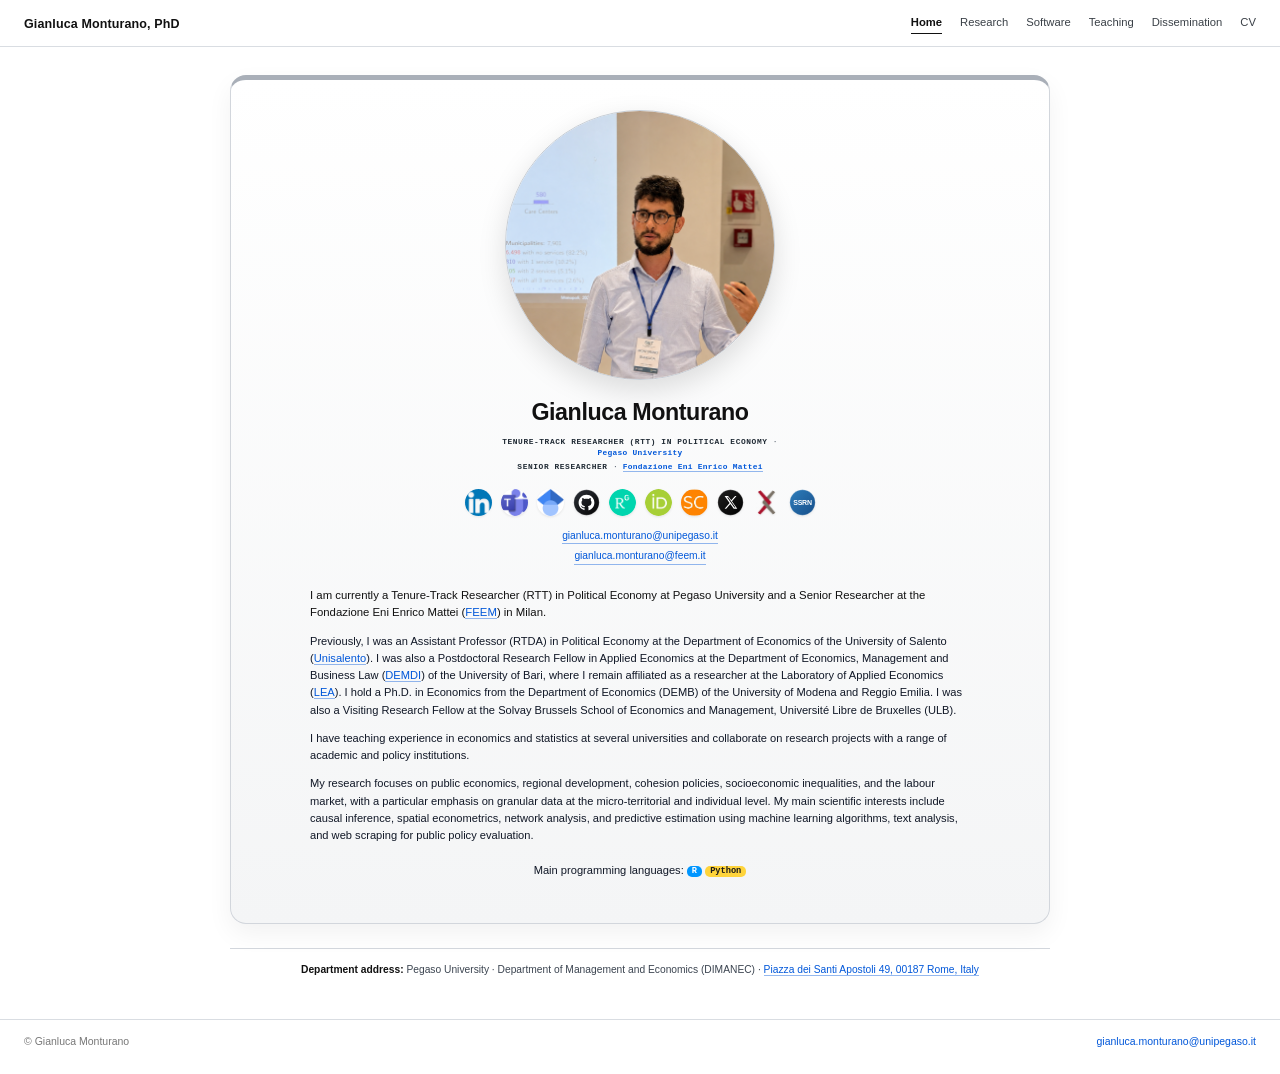
<file: index.html>
<!doctype html>
<html lang="en">
<head>
  <meta charset="utf-8">
  <meta name="viewport" content="width=device-width, initial-scale=1">

  <title>Gianluca Monturano | Tenure-Track Researcher · Senior Researcher</title>

  <meta name="description" content="Gianluca Monturano is a Tenure-Track Researcher (RTT) in Political Economy at Pegaso University and Senior Researcher at Fondazione Eni Enrico Mattei. His research focuses on public policy evaluation, regional economics, spatial econometrics, transport, innovation and applied economics.">

  <link rel="stylesheet" href="styles.css">

  <style>
    :root {
      --home-blue: #0057d9;
      --home-blue-dark: #003fa3;
      --home-grey: #3b4450;
      --home-grey-soft: #46515e;
      --home-border: #d2d6dc;
      --home-bg: #f4f5f6;
    }

    /* MAIN LAYOUT */

    main.home-shell.home-centered {
      width: 820px !important;
      max-width: 820px !important;
      margin: 0 auto !important;
      padding: 0 !important;
      display: block !important;
    }

    .home-card {
      width: 100% !important;
      max-width: 820px !important;
      margin: 0 auto !important;
      text-align: center !important;
      border: 1px solid var(--home-border) !important;
      border-top: 5px solid #a9afb8 !important;
      border-radius: 16px !important;
      background: linear-gradient(
        180deg,
        #ffffff 0%,
        var(--home-bg) 100%
      ) !important;
      padding: 30px 42px 32px !important;
      box-shadow: 0 10px 26px rgba(0,0,0,.055) !important;
    }

    /* PROFILE PHOTO */

    .photo-center {
      display: flex !important;
      justify-content: center !important;
      align-items: center !important;
      width: 100% !important;
      margin: 0 auto 18px !important;
    }

    img.hero-profile-photo {
      width: 270px !important;
      height: 270px !important;
      min-width: 270px !important;
      min-height: 270px !important;
      max-width: 270px !important;
      max-height: 270px !important;
      border-radius: 50% !important;
      object-fit: cover !important;
      display: block !important;
      margin: 0 auto !important;
      border: 1px solid #c7cdd4 !important;
      box-shadow: 0 10px 28px rgba(0,0,0,.13) !important;
    }

    /* NAME */

    .home-card h1 {
      font-size: 1.86rem !important;
      letter-spacing: -.018em !important;
      margin: 0 0 10px !important;
      color: #111 !important;
      text-align: center !important;
    }

    /* ACADEMIC ROLES */

    .academic-roles {
      margin: 0 auto 14px !important;
      text-align: center !important;
      font-family:
        "SFMono-Regular",
        Consolas,
        "Liberation Mono",
        Menlo,
        monospace !important;
      font-size: .76rem !important;
      line-height: 1.7 !important;
      letter-spacing: .035em !important;
      color: var(--home-grey-soft) !important;
    }

    .academic-roles .role-row {
      display: block !important;
      text-align: center !important;
      margin-bottom: 2px !important;
      white-space: normal !important;
    }

    .role-title {
      display: inline !important;
      font-weight: 800 !important;
      text-transform: uppercase !important;
      color: #1f2933 !important;
      letter-spacing: .075em !important;
    }

    .role-institution {
      color: var(--home-blue) !important;
      font-weight: 700 !important;
    }

    .role-separator {
      display: inline !important;
      color: var(--home-grey-soft) !important;
      font-weight: 500 !important;
    }

    /* LINKS */

    .academic-roles a,
    .email-line a,
    .home-bio a,
    .office-footnote a {
      color: var(--home-blue) !important;
      text-decoration: none !important;
      border-bottom:
        1px solid rgba(0,87,217,.42) !important;
      pointer-events: auto !important;
    }

    .academic-roles a {
      display: inline !important;
      font-weight: 700 !important;
    }

    .academic-roles a:hover,
    .email-line a:hover,
    .home-bio a:hover,
    .office-footnote a:hover {
      color: var(--home-blue-dark) !important;
      border-bottom-color:
        var(--home-blue-dark) !important;
      text-decoration: none !important;
    }

    /* SOCIAL AND ACADEMIC ICONS */

    .social-row {
      width: 100% !important;
      max-width: 420px !important;
      margin: 14px auto 12px !important;
      padding: 0 !important;
      display: flex !important;
      flex-direction: row !important;
      justify-content: center !important;
      align-items: center !important;
      gap: 9px !important;
      flex-wrap: nowrap !important;
      text-align: center !important;
      overflow: visible !important;
    }

    .profile-link {
      display: inline-flex !important;
      align-items: center !important;
      justify-content: center !important;
      width: 27px !important;
      height: 27px !important;
      min-width: 27px !important;
      min-height: 27px !important;
      max-width: 27px !important;
      max-height: 27px !important;
      padding: 0 !important;
      margin: 0 !important;
      border: 0 !important;
      background: transparent !important;
      border-radius: 50% !important;
      line-height: 1 !important;
      text-decoration: none !important;
      filter:
        drop-shadow(0 1px 1px rgba(0,0,0,.08)) !important;
      transition:
        transform .12s ease,
        opacity .12s ease !important;
    }

    .profile-link img {
      display: block !important;
      width: 27px !important;
      height: 27px !important;
      min-width: 27px !important;
      min-height: 27px !important;
      max-width: 27px !important;
      max-height: 27px !important;
      border-radius: 50% !important;
      object-fit: cover !important;
      margin: 0 !important;
      padding: 0 !important;
    }

    .profile-link:hover {
      transform: translateY(-1px) !important;
      opacity: .92 !important;
      text-decoration: none !important;
    }

    /* EMAILS */

    .email-line {
      display: flex !important;
      flex-direction: column !important;
      justify-content: center !important;
      align-items: center !important;
      gap: 4px !important;
      color: var(--home-grey-soft) !important;
      font-size: .82rem !important;
      margin: 10px 0 22px !important;
      text-align: center !important;
    }

    /* BIOGRAPHY */

    .home-bio {
      width: 660px !important;
      max-width: 660px !important;
      margin: 0 auto !important;
      padding: 0 !important;
      border: 0 !important;
      border-radius: 0 !important;
      background: transparent !important;
      box-shadow: none !important;
      text-align: left !important;
    }

    .home-bio p {
      font-size: .94rem !important;
      line-height: 1.62 !important;
      margin-bottom: 13px !important;
      color: #111827 !important;
    }

    .home-bio .lead {
      font-size: .99rem !important;
      line-height: 1.6 !important;
      color: #111 !important;
      margin-bottom: 15px !important;
    }

    /* PROGRAMMING LANGUAGES */

    .programming-line {
      text-align: center !important;
      margin-top: 18px !important;
      margin-bottom: 0 !important;
    }

    .code-badge {
      display: inline-flex !important;
      align-items: center !important;
      justify-content: center !important;
      font-family:
        "SFMono-Regular",
        Consolas,
        "Liberation Mono",
        Menlo,
        monospace !important;
      font-size: .96em !important;
      font-weight: 800 !important;
      padding: 3px 8px !important;
      border-radius: 6px !important;
      line-height: 1 !important;
      vertical-align: middle !important;
    }

    .r-code {
      color: #fff !important;
      background: #0096ff !important;
    }

    .python-code {
      color: #1b1b1b !important;
      background: #ffd43b !important;
    }

    /* OFFICE ADDRESS */

    .office-footnote {
      max-width: 820px !important;
      margin: 24px auto 0 !important;
      padding: 13px 18px 0 !important;
      text-align: center !important;
      color: var(--home-grey) !important;
      font-size: .82rem !important;
      line-height: 1.5 !important;
      border-top:
        1px solid var(--home-border) !important;
    }

    .office-footnote strong {
      color: #111 !important;
      font-weight: 700 !important;
    }

    /* MOBILE */

    @media (max-width: 760px) {

      main.home-shell.home-centered {
        width: auto !important;
        max-width: 100% !important;
        padding-left: 18px !important;
        padding-right: 18px !important;
      }

      .home-card {
        padding: 22px 18px 24px !important;
      }

      img.hero-profile-photo {
        width: 180px !important;
        height: 180px !important;
        min-width: 180px !important;
        min-height: 180px !important;
        max-width: 180px !important;
        max-height: 180px !important;
      }

      .academic-roles .role-row {
        white-space: normal !important;
      }

      .social-row {
        max-width: 300px !important;
        flex-wrap: wrap !important;
        gap: 8px !important;
      }

      .home-bio {
        width: auto !important;
        max-width: 100% !important;
      }

      .home-card h1 {
        font-size: 1.46rem !important;
      }
    }

  </style>
</head>

<body>

<!-- NAVIGATION -->

<header class="topbar">
  <div class="wrap">
    <div class="nav">

      <a class="name" href="index.html">
        Gianluca Monturano, PhD
      </a>

      <nav class="menu" aria-label="Primary navigation">
        <a class="active" href="index.html">Home</a>
        <a href="research.html">Research</a>
        <a href="software.html">Software</a>
        <a href="teaching.html">Teaching</a>
        <a href="dissemination.html">Dissemination</a>
        <a href="cv.html">CV</a>
      </nav>

    </div>
  </div>
</header>

<!-- MAIN CONTENT -->

<main class="home-shell home-centered">

  <section class="home-card">

    <!-- PROFILE PHOTO -->

    <div class="photo-center">
      <img
        class="hero-profile-photo"
        src="assets/rofile-photo.sv.jpg"
        alt="Gianluca Monturano"
      >
    </div>

    <!-- NAME -->

    <h1>Gianluca Monturano</h1>

    <!-- CURRENT ACADEMIC ROLES -->

    <div
      class="academic-roles"
      aria-label="Academic roles"
    >

      <div class="role-row">
        <span class="role-title">
          Tenure-Track Researcher (RTT) in Political Economy
        </span>
        <span class="role-separator"> · </span>
        <span class="role-institution">
          Pegaso University
        </span>
      </div>

      <div class="role-row">
        <span class="role-title">
          Senior Researcher
        </span>
        <span class="role-separator"> · </span>
        <a
          href="https://www.feem.it/en/chi-siamo/persone/gianluca-monturano/"
          target="_blank"
          rel="noopener"
        >
          Fondazione Eni Enrico Mattei
        </a>
      </div>

    </div>

    <!-- ACADEMIC AND SOCIAL PROFILES -->

    <div
      class="social-row"
      aria-label="Academic and social profiles"
    >

      <a
        class="profile-link"
        href="https://www.linkedin.com/in/gianluca-monturano93/"
        target="_blank"
        rel="noopener"
        title="LinkedIn"
      >
        <img
          src="assets/icons/LinkeIn.png"
          alt="LinkedIn"
        >
      </a>

      <a
        class="profile-link"
        href="https://teams.live.com/meet/9352556770941?p=nsbqeskWOO0TsyRsZB"
        target="_blank"
        rel="noopener"
        title="Microsoft Teams"
      >
        <img
          src="assets/icons/teams.jpg"
          alt="Microsoft Teams"
        >
      </a>

      <a
        class="profile-link"
        href="https://scholar.google.com/citations?user=pMHPXbYAAAAJ&amp;hl=en&amp;oi=ao"
        target="_blank"
        rel="noopener"
        title="Google Scholar"
      >
        <img
          src="assets/icons/Scholar.png"
          alt="Google Scholar"
        >
      </a>

      <a
        class="profile-link"
        href="https://github.com/gmonturano"
        target="_blank"
        rel="noopener"
        title="GitHub"
      >
        <img
          src="assets/icons/github.svg"
          alt="GitHub"
        >
      </a>

      <a
        class="profile-link"
        href="https://www.researchgate.net/profile/Gianluca-Monturano"
        target="_blank"
        rel="noopener"
        title="ResearchGate"
      >
        <img
          src="assets/icons/Research_gate.png"
          alt="ResearchGate"
        >
      </a>

      <a
        class="profile-link"
        href="https://orcid.org/0009-0003-0728-1423"
        target="_blank"
        rel="noopener"
        title="ORCID"
      >
        <img
          src="assets/icons/Orcid.png"
          alt="ORCID"
        >
      </a>

      <a
        class="profile-link"
        href="https://www.scopus.com/authid/detail.uri?authorId=58619644100&amp;origin=recordPage"
        target="_blank"
        rel="noopener"
        title="Scopus"
      >
        <img
          src="assets/icons/Socups.jpg"
          alt="Scopus"
        >
      </a>

      <a
        class="profile-link"
        href="https://x.com/monturano"
        target="_blank"
        rel="noopener"
        title="X"
      >
        <img
          src="assets/icons/x.svg"
          alt="X"
        >
      </a>

      <a
        class="profile-link"
        href="https://arxiv.org/search/?query=Gianluca+Monturano&amp;searchtype=all"
        target="_blank"
        rel="noopener"
        title="arXiv"
      >
        <img
          src="assets/icons/ArXiv.png"
          alt="arXiv"
        >
      </a>

      <a
        class="profile-link"
        href="https://papers.ssrn.com/sol3/cf_dev/AbsByAuth.cfm?per_id=6928475"
        target="_blank"
        rel="noopener"
        title="SSRN"
      >
        <img
          src="assets/icons/ssrn.svg"
          alt="SSRN"
        >
      </a>

    </div>

    <!-- EMAIL ADDRESSES -->

    <div class="email-line">

      <a href="mailto:gianluca.monturano@unipegaso.it">
        gianluca.monturano@unipegaso.it
      </a>

      <a href="mailto:gianluca.monturano@feem.it">
        gianluca.monturano@feem.it
      </a>

    </div>

    <!-- BIOGRAPHY -->

    <div class="home-bio">

      <p class="lead">
        I am currently a Tenure-Track Researcher (RTT)
        in Political Economy at Pegaso University
        and a Senior Researcher at the Fondazione Eni
        Enrico Mattei
        (<a
          href="https://www.feem.it/en/chi-siamo/persone/gianluca-monturano/"
          target="_blank"
          rel="noopener"
        >FEEM</a>)
        in Milan.
      </p>

      <p>
        Previously, I was an Assistant Professor (RTDA)
        in Political Economy at the Department of Economics
        of the University of Salento
        (<a
          href="https://www.dse.unisalento.it/organizzazione/personale-docente"
          target="_blank"
          rel="noopener"
        >Unisalento</a>).

        I was also a Postdoctoral Research Fellow in Applied
        Economics at the Department of Economics, Management
        and Business Law
        (<a
          href="https://www.uniba.it/it/ricerca/dipartimenti/demdi/dipartimento/personale-demdi/docenti-esterni-1/2025-2026/monturano-gianluca"
          target="_blank"
          rel="noopener"
        >DEMDI</a>)
        of the University of Bari, where I remain affiliated
        as a researcher at the Laboratory of Applied Economics
        (<a
          href="https://www.laboratorioeconomiapplicata.it/"
          target="_blank"
          rel="noopener"
        >LEA</a>).

        I hold a Ph.D. in Economics from the Department of
        Economics (DEMB) of the University of Modena and
        Reggio Emilia.

        I was also a Visiting Research Fellow at the Solvay
        Brussels School of Economics and Management,
        Université Libre de Bruxelles (ULB).
      </p>

      <p>
        I have teaching experience in economics and statistics
        at several universities and collaborate on research
        projects with a range of academic and policy institutions.
      </p>

      <p>
        My research focuses on public economics, regional
        development, cohesion policies, socioeconomic inequalities,
        and the labour market, with a particular emphasis on
        granular data at the micro-territorial and individual level.
        My main scientific interests include causal inference,
        spatial econometrics, network analysis, and predictive
        estimation using machine learning algorithms, text analysis,
        and web scraping for public policy evaluation.
      </p>

      <!-- PROGRAMMING LANGUAGES -->

      <p class="programming-line">
        Main programming languages:
        <span class="code-badge r-code">R</span>
        <span class="code-badge python-code">Python</span>
      </p>

    </div>

  </section>

</main>


<!-- DEPARTMENT ADDRESS BELOW THE MAIN CARD -->

<div
  class="office-footnote"
  aria-label="Department address"
>

  <strong>Department address:</strong>

  Pegaso University ·
  Department of Management and Economics (DIMANEC) ·

  <a
    href="https://www.google.com/maps/search/?api=1&amp;query=Piazza+dei+Santi+Apostoli+49+00187+Roma"
    target="_blank"
    rel="noopener"
  >
    Piazza dei Santi Apostoli 49, 00187 Rome, Italy
  </a>

</div>

<!-- FOOTER -->

<footer class="footer">

  <div class="wrap footer-inner">

    <span>
      © Gianluca Monturano
    </span>

    <span>
      <a href="mailto:gianluca.monturano@unipegaso.it">
        gianluca.monturano@unipegaso.it
      </a>
    </span>

  </div>

</footer>

</body>
</html>
</file>
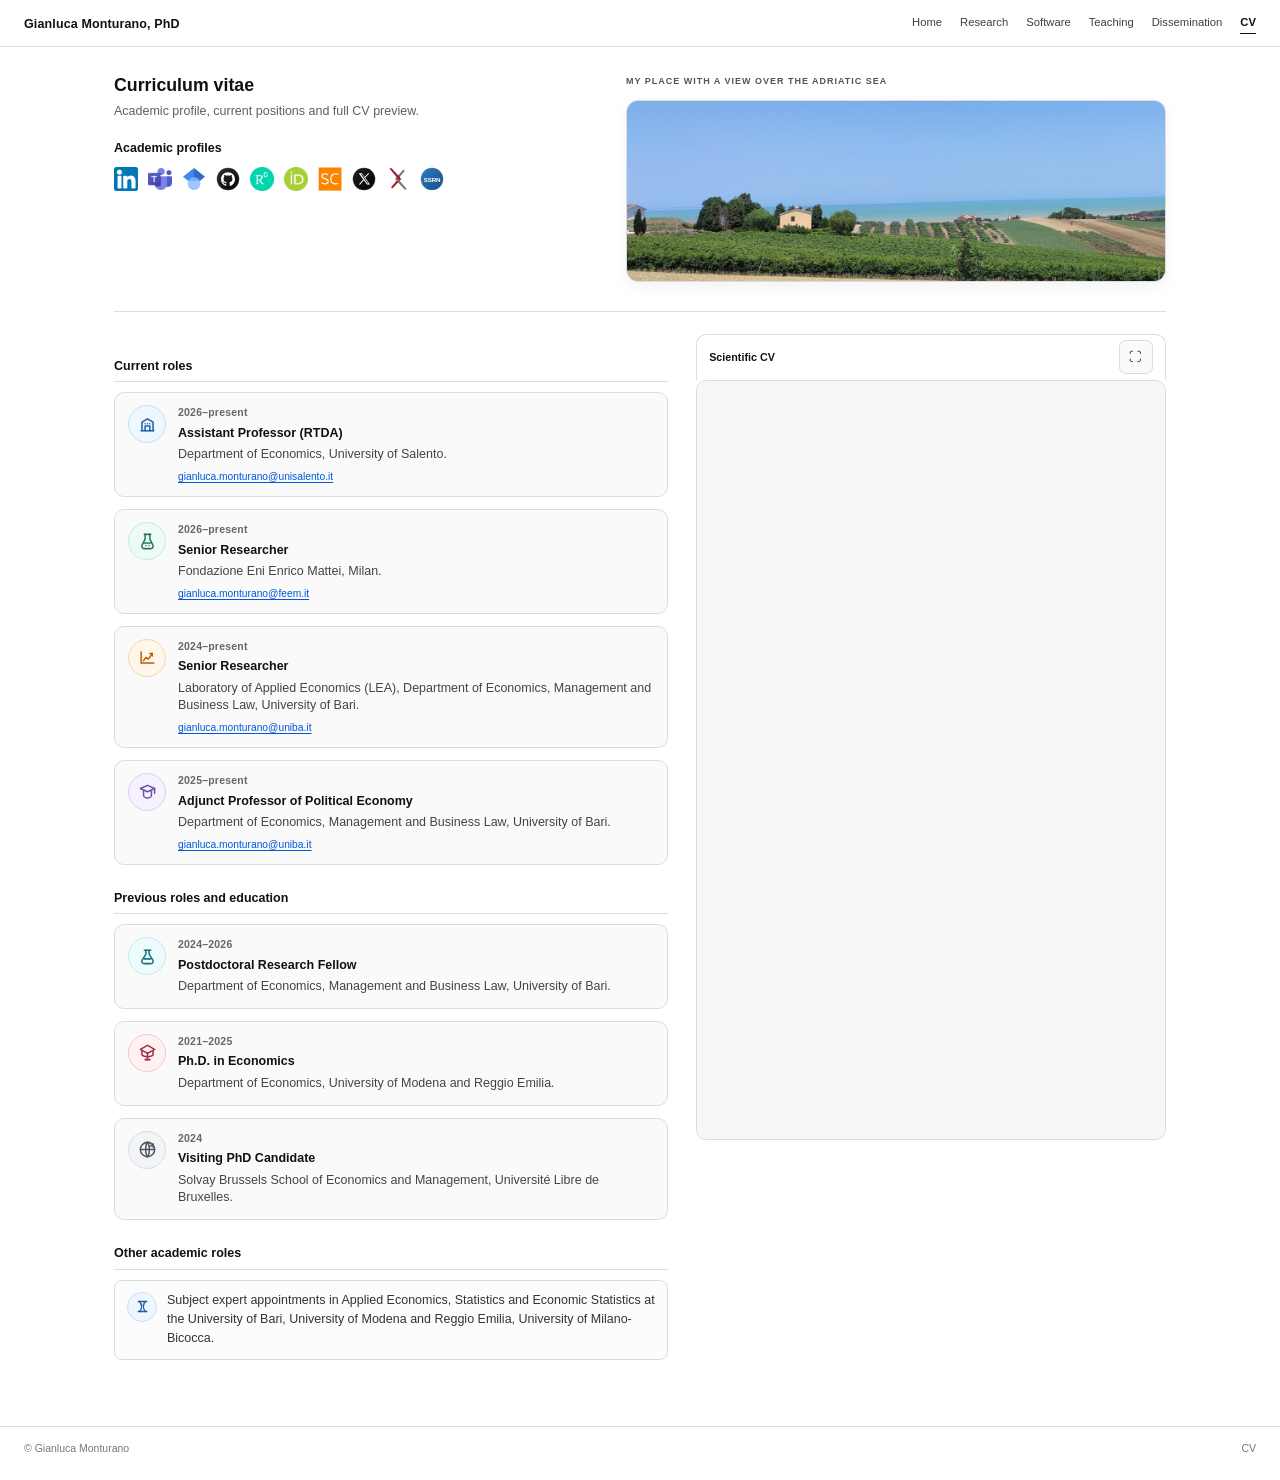
<file: cv.html>
<!doctype html>
<html lang="en">
<head>
  <meta charset="utf-8">
  <meta name="viewport" content="width=device-width, initial-scale=1">
  <title>CV | Gianluca Monturano</title>
  <link rel="stylesheet" href="styles.css">

  <style>
    .cv-page{
      max-width:1100px;
    }

    .cv-hero{
      margin:6px 0 20px;
    }

    .cv-hero h1{
      margin-bottom:6px;
    }

    .cv-hero .position{
      margin-bottom:0;
    }

    .cv-section{
      margin:22px 0 28px;
    }

    .cv-section h2{
      margin-bottom:12px;
      padding-bottom:6px;
      border-bottom:1px solid var(--rule);
    }

    .cv-grid{
      display:grid;
      grid-template-columns:repeat(2, minmax(0, 1fr));
      gap:14px;
    }

    .cv-card{
      display:flex;
      gap:12px;
      padding:14px 15px;
      border:1px solid var(--rule);
      background:#fafafa;
      border-radius:10px;
    }

    .cv-card-icon,
    .cv-detail-icon{
      flex:0 0 auto;
      border-radius:50%;
      display:flex;
      align-items:center;
      justify-content:center;
      border:1px solid var(--icon-border);
      background:var(--icon-bg);
      color:var(--icon);
    }

    .cv-card-icon{
      width:42px;
      height:42px;
    }

    .cv-detail-icon{
      width:30px;
      height:30px;
      margin-top:1px;
    }

    .cv-card-icon svg,
    .cv-detail-icon svg{
      fill:none;
      stroke:currentColor;
      stroke-linecap:round;
      stroke-linejoin:round;
    }

    .cv-card-icon svg{
      width:50px;
      height:50px;
      stroke-width:1.9;
    }

    .cv-detail-icon svg{
      width:17px;
      height:17px;
      stroke-width:1.9;
    }

    .cv-icon-blue{
      --icon:#1f5fa8;
      --icon-bg:#eef6ff;
      --icon-border:#c9dff7;
    }

    .cv-icon-green{
      --icon:#20785a;
      --icon-bg:#eefaf5;
      --icon-border:#c8eadc;
    }

    .cv-icon-orange{
      --icon:#b45f06;
      --icon-bg:#fff6ea;
      --icon-border:#f0d6b5;
    }

    .cv-icon-purple{
      --icon:#6b4fa3;
      --icon-bg:#f5f1ff;
      --icon-border:#d9cef6;
    }

    .cv-icon-red{
      --icon:#9f2f3f;
      --icon-bg:#fff0f2;
      --icon-border:#efc9d0;
    }

    .cv-icon-teal{
      --icon:#14747a;
      --icon-bg:#eefbfc;
      --icon-border:#c6e8ea;
    }

    .cv-icon-grey{
      --icon:#4b5563;
      --icon-bg:#f3f4f6;
      --icon-border:#d9dde2;
    }

    .cv-card-body{
      min-width:0;
    }

    .cv-date{
      display:block;
      font-size:.84rem;
      font-weight:700;
      color:#666;
      margin-bottom:3px;
      letter-spacing:.02em;
    }

    .cv-role{
      display:block;
      font-weight:700;
      color:#111;
      margin-bottom:4px;
    }

    .cv-place{
      color:#444;
      line-height:1.5;
    }

    .cv-role-email{
      margin-top:6px;
      font-size:.82rem;
      line-height:1.35;
    }

    .cv-role-email a{
      color:#0057d9;
      text-decoration:underline;
      text-underline-offset:2px;
    }

    .cv-inline-details{
      display:grid;
      gap:10px;
      margin-top:10px;
    }

    .cv-detail-item{
      display:flex;
      gap:10px;
      align-items:flex-start;
      padding:10px 12px;
      border:1px solid var(--rule);
      background:#fcfcfc;
      border-radius:8px;
    }

    .cv-detail-text{
      line-height:1.55;
      color:#333;
    }

    .cv-profiles{
      margin:8px 0 6px;
    }

    .cv-profiles .logo-row{
      display:flex;
      flex-wrap:wrap;
      gap:10px;
      align-items:center;
      max-width:none;
      margin:0;
    }

    .cv-profiles .round-logo{
      width:30px;
      height:30px;
      flex:0 0 auto;
    }

    .cv-profiles .round-logo.small{
      width:26px;
      height:26px;
    }

    /* Academic profile logos: small, clean, no borders */
    .cv-profile-strip{
      margin:14px 0 24px;
      padding-bottom:14px;
      border-bottom:1px solid var(--rule);
    }

    .cv-profile-strip h2{
      font-size:1rem;
      margin:0 0 10px;
      padding:0;
      border:0;
    }

    .cv-profile-links{
      display:flex;
      flex-wrap:wrap;
      align-items:center;
      gap:10px;
      margin:0;
    }

    .cv-profile-link{
      width:24px;
      height:24px;
      display:inline-flex;
      align-items:center;
      justify-content:center;
      padding:0;
      border:0;
      background:transparent;
      box-shadow:none;
      transition:transform .15s ease, opacity .15s ease;
    }

    .cv-profile-link:hover{
      transform:translateY(-2px);
      opacity:.82;
    }

    .cv-profile-link img{
      max-width:24px;
      max-height:24px;
      width:auto;
      height:auto;
      object-fit:contain;
      display:block;
    }

    .cv-profile-link.wide img{
      max-width:28px;
      max-height:22px;
    }

    .cv-pdf-block{
      margin-top:8px;
    }

    .pdf-viewer{
      width:100%;
      height:860px;
      border:1px solid var(--rule);
      background:#f7f7f7;
      border-radius:8px;
      overflow:hidden;
    }

    .pdf-viewer iframe{
      width:100%;
      height:100%;
      border:0;
    }

    @media (max-width:860px){
      .cv-grid{
        grid-template-columns:1fr;
      }
    }

    @media (max-width:720px){
      .pdf-viewer{
        height:680px;
      }
    }

    /* CV page redesign: top image + two-column CV/PDF layout */
    .cv-page{
      max-width:1280px !important;
    }

    .cv-top{
      display:grid;
      grid-template-columns:minmax(0, 1fr) 540px;
      gap:28px;
      align-items:start;
      margin:6px 0 22px;
      padding-bottom:16px;
      border-bottom:1px solid var(--rule);
    }

    .cv-hero{
      margin:0 0 18px !important;
    }

    .cv-hero h1{
      margin-bottom:6px;
    }

    .cv-hero .position{
      margin-bottom:0;
    }

    .cv-profile-strip{
      margin:0 !important;
      padding-bottom:0 !important;
      border-bottom:0 !important;
    }

    .cv-landscape-caption{
      max-width:540px;
      margin:0 0 7px auto;
      font-size:.72rem;
      font-weight:700;
      letter-spacing:.11em;
      text-transform:uppercase;
      color:#555;
      text-align:left;
    }

    .cv-landscape{
      width:100%;
      max-width:540px;
      height:182px;
      margin-left:auto;
      border:1px solid var(--rule);
      border-radius:12px;
      overflow:hidden;
      background:#f7f7f7;
      box-shadow:0 5px 16px rgba(0,0,0,.05);
    }

    .cv-landscape img{
      width:100%;
      height:100%;
      display:block;
      object-fit:cover;
      object-position:center center;
    }

    .cv-two-column{
      display:grid;
      grid-template-columns:minmax(0, 0.92fr) minmax(420px, 0.78fr);
      gap:28px;
      align-items:start;
    }

    .cv-left{
      min-width:0;
    }

    .cv-right{
      min-width:0;
      position:sticky;
      top:74px;
      align-self:start;
    }

    .cv-grid{
      grid-template-columns:1fr !important;
      gap:12px !important;
    }

    .cv-card{
      padding:12px 13px !important;
    }

    .cv-card-icon{
      width:38px !important;
      height:38px !important;
    }

    .cv-card-icon svg{
      width:19px !important;
      height:19px !important;
    }

    .cv-place{
      line-height:1.42 !important;
    }

    .cv-section{
      margin:18px 0 24px !important;
    }

    .cv-section h2{
      margin-bottom:10px !important;
    }

    .cv-pdf-block{
      margin-top:0 !important;
    }

    .cv-pdf-heading{
      height:46px;
      display:flex;
      align-items:center;
      justify-content:space-between;
      gap:12px;
      padding:0 12px;
      margin-bottom:0;
      background:#fff;
      color:#111;
      border:1px solid var(--rule);
      border-bottom:0;
      border-radius:10px 10px 0 0;
      font-size:.82rem;
      font-weight:700;
    }

    .cv-pdf-heading h2{
      margin:0 !important;
      padding-bottom:0 !important;
      border-bottom:0 !important;
      color:#111;
      font-size:.86rem;
      white-space:nowrap;
      overflow:hidden;
      text-overflow:ellipsis;
    }

    .cv-fullscreen-btn{
      width:34px;
      height:34px;
      border:1px solid var(--rule);
      border-radius:7px;
      background:#fafafa;
      color:#111;
      display:inline-flex;
      align-items:center;
      justify-content:center;
      cursor:pointer;
      font-size:1rem;
      line-height:1;
      flex:0 0 auto;
    }

    .cv-fullscreen-btn:hover{
      background:#f0f0f0;
    }

    .pdf-viewer{
      border-radius:0 0 10px 10px !important;
    }

    .pdf-viewer{
      height:760px !important;
      border-radius:10px !important;
    }

    @media (max-width:1050px){
      .cv-top,
      .cv-two-column{
        grid-template-columns:1fr;
      }

      .cv-right{
        position:static;
      }

      .cv-landscape{
        max-width:100%;
        height:190px;
        margin-left:0;
      }

      .pdf-viewer{
        height:720px !important;
      }
    }

    @media (max-width:720px){
      .cv-landscape{
        height:150px;
      }

      .pdf-viewer{
        height:680px !important;
      }
    }
  </style>
</head>

<body>
<header class="topbar">
  <div class="wrap">
    <div class="nav">
      <a class="name" href="index.html">Gianluca Monturano, PhD</a>

      <nav class="menu" aria-label="Primary navigation">
        <a href="index.html">Home</a>
        <a href="research.html">Research</a>
        <a href="software.html">Software</a>
        <a href="teaching.html">Teaching</a>
        <a href="dissemination.html">Dissemination</a>
        <a class="active" href="cv.html">CV</a>
      </nav>
    </div>
  </div>
</header>

<main class="wrap page cv-page">
  <section class="cv-top">
    <div>
      <section class="cv-hero">
        <h1>Curriculum vitae</h1>
        <p class="position">Academic profile, current positions and full CV preview.</p>
      </section>

      <section class="cv-profile-strip">
        <h2>Academic profiles</h2>

        <div class="cv-profile-links" aria-label="Main academic and professional profiles">
          <a class="cv-profile-link" href="https://www.linkedin.com/in/gianluca-monturano93/" title="LinkedIn" aria-label="LinkedIn" target="_blank" rel="noopener">
            <img src="assets/icons/LinkeIn.png" alt="LinkedIn">
          </a>

          <a class="cv-profile-link wide" href="https://teams.live.com/meet/9352556770941?p=nsbqeskWOO0TsyRsZB" title="Microsoft Teams" aria-label="Microsoft Teams" target="_blank" rel="noopener">
            <img src="assets/icons/teams.jpg" alt="Teams">
          </a>

          <a class="cv-profile-link wide" href="https://scholar.google.com/citations?user=pMHPXbYAAAAJ&hl=en&oi=ao" title="Google Scholar" aria-label="Google Scholar" target="_blank" rel="noopener">
            <img src="assets/icons/Scholar.png" alt="Google Scholar">
          </a>

          <a class="cv-profile-link" href="https://github.com/gmonturano" title="GitHub" aria-label="GitHub" target="_blank" rel="noopener">
            <img src="assets/icons/github.svg" alt="GitHub">
          </a>

          <a class="cv-profile-link" href="https://www.researchgate.net/profile/Gianluca-Monturano" title="ResearchGate" aria-label="ResearchGate" target="_blank" rel="noopener">
            <img src="assets/icons/Research_gate.png" alt="ResearchGate">
          </a>

          <a class="cv-profile-link" href="https://orcid.org/0009-0003-0728-1423" title="ORCID" aria-label="ORCID" target="_blank" rel="noopener">
            <img src="assets/icons/Orcid.png" alt="ORCID">
          </a>

          <a class="cv-profile-link" href="https://www.scopus.com/authid/detail.uri?authorId=58619644100&origin=recordPage" title="Scopus" aria-label="Scopus" target="_blank" rel="noopener">
            <img src="assets/icons/Socups.jpg" alt="Scopus">
          </a>

          <a class="cv-profile-link" href="https://x.com/GMonturano" title="X" aria-label="X" target="_blank" rel="noopener">
            <img src="assets/icons/x.svg" alt="X">
          </a>

          <a class="cv-profile-link wide" href="https://arxiv.org/search/?query=Gianluca+Monturano&searchtype=author" title="arXiv" aria-label="arXiv" target="_blank" rel="noopener">
            <img src="assets/icons/ArXiv.png" alt="arXiv">
          </a>

          <a class="cv-profile-link" href="https://papers.ssrn.com/sol3/cf_dev/AbsByAuth.cfm?per_id=6299055" title="SSRN" aria-label="SSRN" target="_blank" rel="noopener">
            <img src="assets/icons/ssrn.svg" alt="SSRN">
          </a>
        </div>
      </section>
    </div>

    <div>
      <div class="cv-landscape-caption">My place with a view over the Adriatic Sea</div>
      <figure class="cv-landscape" aria-label="Landscape image">
        <img src="assets/cv-landscap.png" alt="Landscape view">
      </figure>
    </div>
  </section>

  <div class="cv-two-column">
    <div class="cv-left">
      <section class="cv-section">
        <h2>Current roles</h2>

        <div class="cv-grid">
          <article class="cv-card">
            <div class="cv-card-icon cv-icon-blue" aria-hidden="true">
              <svg viewBox="0 0 24 24">
                <path d="M4 20h16"/>
                <path d="M5 20V9l7-4 7 4v11"/>
                <path d="M9 20v-6h6v6"/>
                <path d="M9 11h.01M12 11h.01M15 11h.01"/>
              </svg>
            </div>

            <div class="cv-card-body">
              <span class="cv-date">2026–present</span>
              <span class="cv-role">Assistant Professor (RTDA)</span>
              <div class="cv-place">Department of Economics, University of Salento.</div>
              <div class="cv-role-email">
                <a href="mailto:gianluca.monturano@unisalento.it">gianluca.monturano@unisalento.it</a>
              </div>
            </div>
          </article>

          <article class="cv-card">
            <div class="cv-card-icon cv-icon-green" aria-hidden="true">
              <svg viewBox="0 0 24 24">
                <path d="M9 3v6l-4 8a3 3 0 0 0 2.7 4h8.6a3 3 0 0 0 2.7-4l-4-8V3"/>
                <path d="M8 3h8"/>
                <path d="M8 14h8"/>
                <path d="M10 17h.01M14 17h.01"/>
              </svg>
            </div>

            <div class="cv-card-body">
              <span class="cv-date">2026–present</span>
              <span class="cv-role">Senior Researcher</span>
              <div class="cv-place">Fondazione Eni Enrico Mattei, Milan.</div>
              <div class="cv-role-email">
                <a href="mailto:gianluca.monturano@feem.it">gianluca.monturano@feem.it</a>
              </div>
            </div>
          </article>

          <article class="cv-card">
            <div class="cv-card-icon cv-icon-orange" aria-hidden="true">
              <svg viewBox="0 0 24 24">
                <path d="M4 19V5"/>
                <path d="M4 19h16"/>
                <path d="M7 16l3-4 3 2 5-7"/>
                <path d="M18 7h-3"/>
                <path d="M18 7v3"/>
              </svg>
            </div>

            <div class="cv-card-body">
              <span class="cv-date">2024–present</span>
              <span class="cv-role">Senior Researcher</span>
              <div class="cv-place">Laboratory of Applied Economics (LEA), Department of Economics, Management and Business Law, University of Bari.</div>
              <div class="cv-role-email">
                <a href="mailto:gianluca.monturano@uniba.it">gianluca.monturano@uniba.it</a>
              </div>
            </div>
          </article>

          <article class="cv-card">
            <div class="cv-card-icon cv-icon-purple" aria-hidden="true">
              <svg viewBox="0 0 24 24">
                <path d="M3 7l9-4 9 4-9 4-9-4z"/>
                <path d="M7 10v5c0 2 2 4 5 4s5-2 5-4v-5"/>
                <path d="M21 7v6"/>
              </svg>
            </div>

            <div class="cv-card-body">
              <span class="cv-date">2025–present</span>
              <span class="cv-role">Adjunct Professor of Political Economy</span>
              <div class="cv-place">Department of Economics, Management and Business Law, University of Bari.</div>
              <div class="cv-role-email">
                <a href="mailto:gianluca.monturano@uniba.it">gianluca.monturano@uniba.it</a>
              </div>
            </div>
          </article>
        </div>
      </section>

      <section class="cv-section">
        <h2>Previous roles and education</h2>

        <div class="cv-grid">
          <article class="cv-card">
            <div class="cv-card-icon cv-icon-teal" aria-hidden="true">
              <svg viewBox="0 0 24 24">
                <path d="M8 4h8"/>
                <path d="M10 4v5l-5 8a3 3 0 0 0 2.6 4h8.8a3 3 0 0 0 2.6-4l-5-8V4"/>
                <path d="M8 15h8"/>
              </svg>
            </div>

            <div class="cv-card-body">
              <span class="cv-date">2024–2026</span>
              <span class="cv-role">Postdoctoral Research Fellow</span>
              <div class="cv-place">Department of Economics, Management and Business Law, University of Bari.</div>
            </div>
          </article>

          <article class="cv-card">
            <div class="cv-card-icon cv-icon-red" aria-hidden="true">
              <svg viewBox="0 0 24 24">
                <path d="M12 3l9 5-9 5-9-5 9-5z"/>
                <path d="M5 10v5c2 3 12 3 14 0v-5"/>
                <path d="M12 13v8"/>
                <path d="M9 21h6"/>
              </svg>
            </div>

            <div class="cv-card-body">
              <span class="cv-date">2021–2025</span>
              <span class="cv-role">Ph.D. in Economics</span>
              <div class="cv-place">Department of Economics, University of Modena and Reggio Emilia.</div>
            </div>
          </article>

          <article class="cv-card">
            <div class="cv-card-icon cv-icon-grey" aria-hidden="true">
              <svg viewBox="0 0 24 24">
                <circle cx="12" cy="12" r="9"/>
                <path d="M3 12h18"/>
                <path d="M12 3c3 3 3 15 0 18"/>
                <path d="M12 3c-3 3-3 15 0 18"/>
                <path d="M16 8l3-3"/>
                <path d="M19 5v4"/>
              </svg>
            </div>

            <div class="cv-card-body">
              <span class="cv-date">2024</span>
              <span class="cv-role">Visiting PhD Candidate</span>
              <div class="cv-place">Solvay Brussels School of Economics and Management, Université Libre de Bruxelles.</div>
            </div>
          </article>
        </div>
      </section>

      <section class="cv-section">
        <h2>Other academic roles</h2>

        <div class="cv-inline-details">
          <div class="cv-detail-item">
            <div class="cv-detail-icon cv-icon-blue" aria-hidden="true">
              <svg viewBox="0 0 24 24">
                <path d="M6 5h12"/>
                <path d="M8 5c4 5 4 9 0 14"/>
                <path d="M16 5c-4 5-4 9 0 14"/>
                <path d="M6 19h12"/>
              </svg>
            </div>

            <div class="cv-detail-text">
              Subject expert appointments in Applied Economics, Statistics and Economic Statistics at the University of Bari, University of Modena and Reggio Emilia, University of Milano-Bicocca.
            </div>
          </div>
        </div>
      </section>
    </div>

    <aside class="cv-right">
      <section class="cv-section cv-pdf-block">
        <div class="cv-pdf-heading">
          <h2>Scientific CV</h2>
          <button class="cv-fullscreen-btn" type="button" title="Full screen" aria-label="Full screen" onclick="openCvFullscreen()">⛶</button>
        </div>

        <div class="pdf-viewer" id="cvPdfViewer">
          <iframe src="cv/main.pdf" title="Curriculum vitae - Gianluca Monturano"></iframe>
        </div>
      </section>
    </aside>
  </div>
</main>

<footer class="footer">
  <div class="wrap footer-inner">
    <span>© Gianluca Monturano</span>
    <span>CV</span>
  </div>
</footer>

<script>
  function openCvFullscreen() {
    const viewer = document.getElementById("cvPdfViewer");
    if (!viewer) return;

    if (!document.fullscreenElement) {
      if (viewer.requestFullscreen) {
        viewer.requestFullscreen();
      } else if (viewer.webkitRequestFullscreen) {
        viewer.webkitRequestFullscreen();
      } else if (viewer.msRequestFullscreen) {
        viewer.msRequestFullscreen();
      }
    } else {
      if (document.exitFullscreen) {
        document.exitFullscreen();
      } else if (document.webkitExitFullscreen) {
        document.webkitExitFullscreen();
      } else if (document.msExitFullscreen) {
        document.msExitFullscreen();
      }
    }
  }
</script>

</body>
</html>
</file>
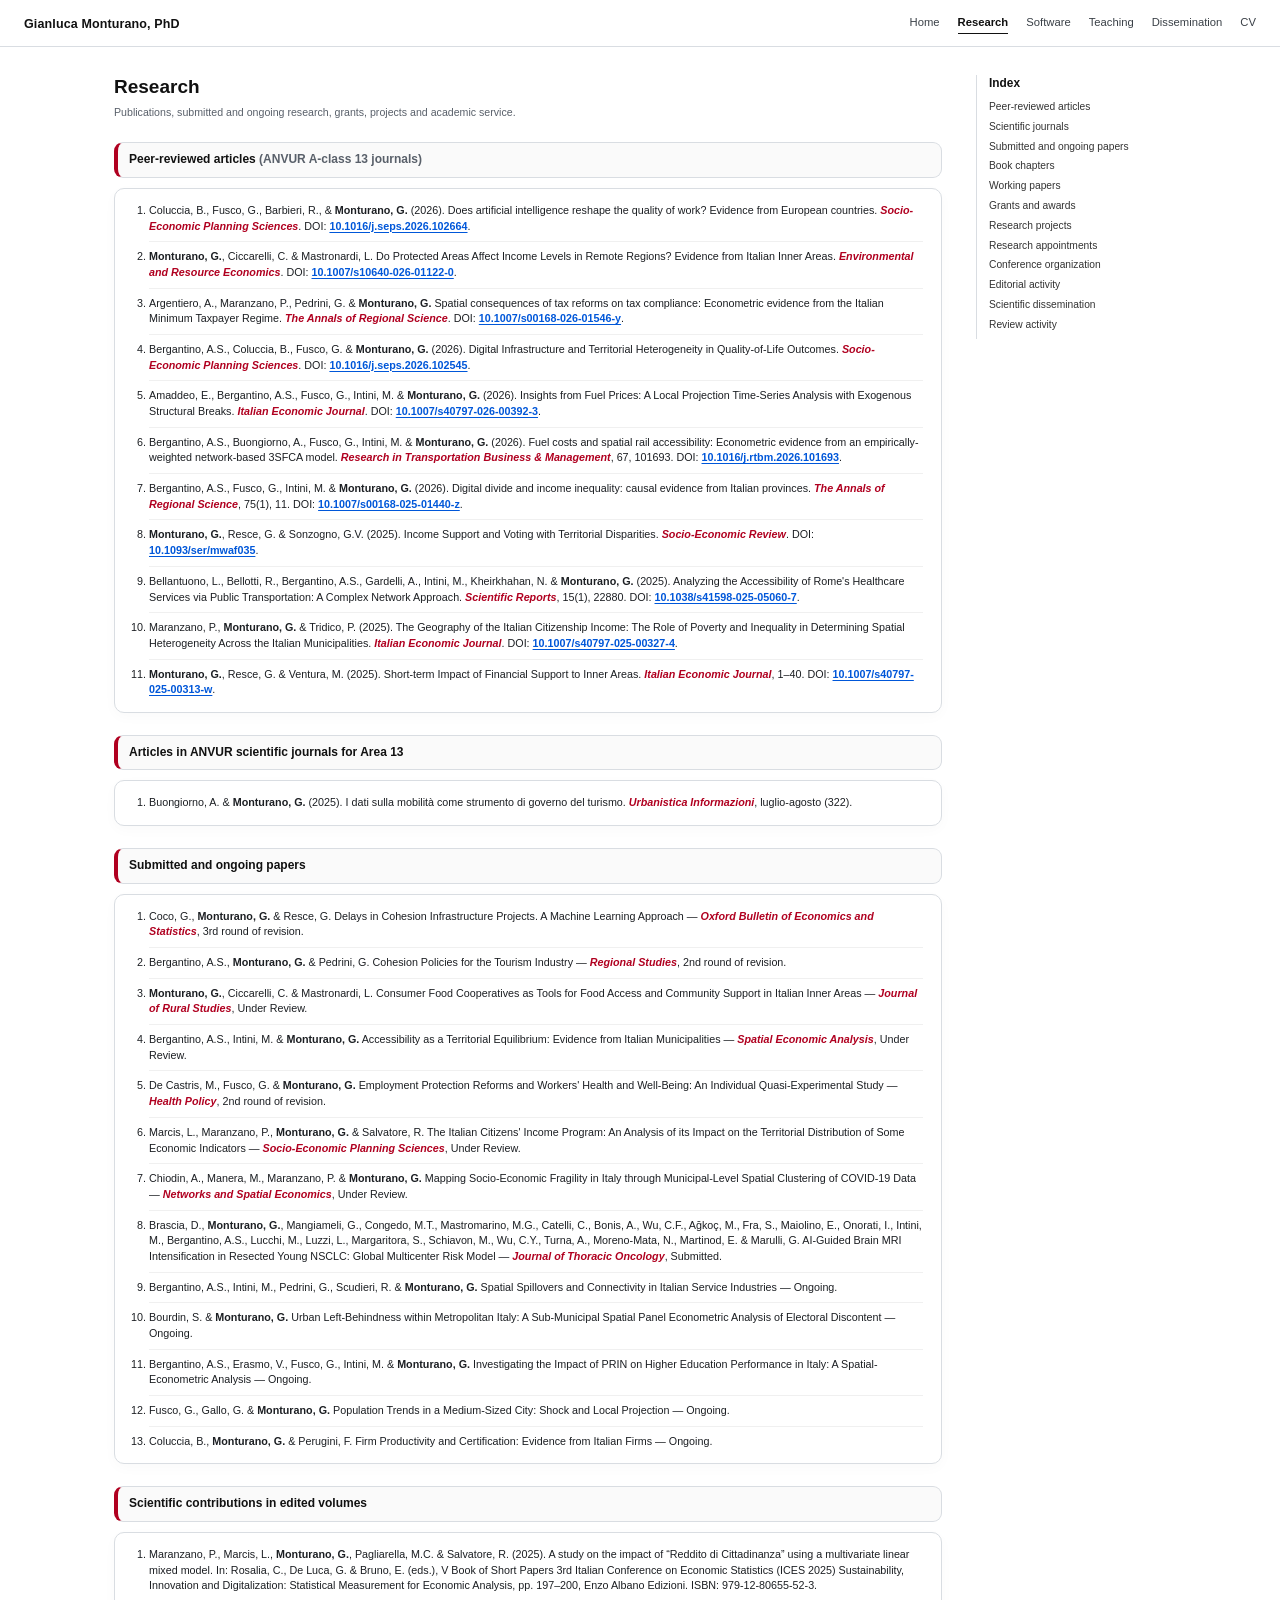
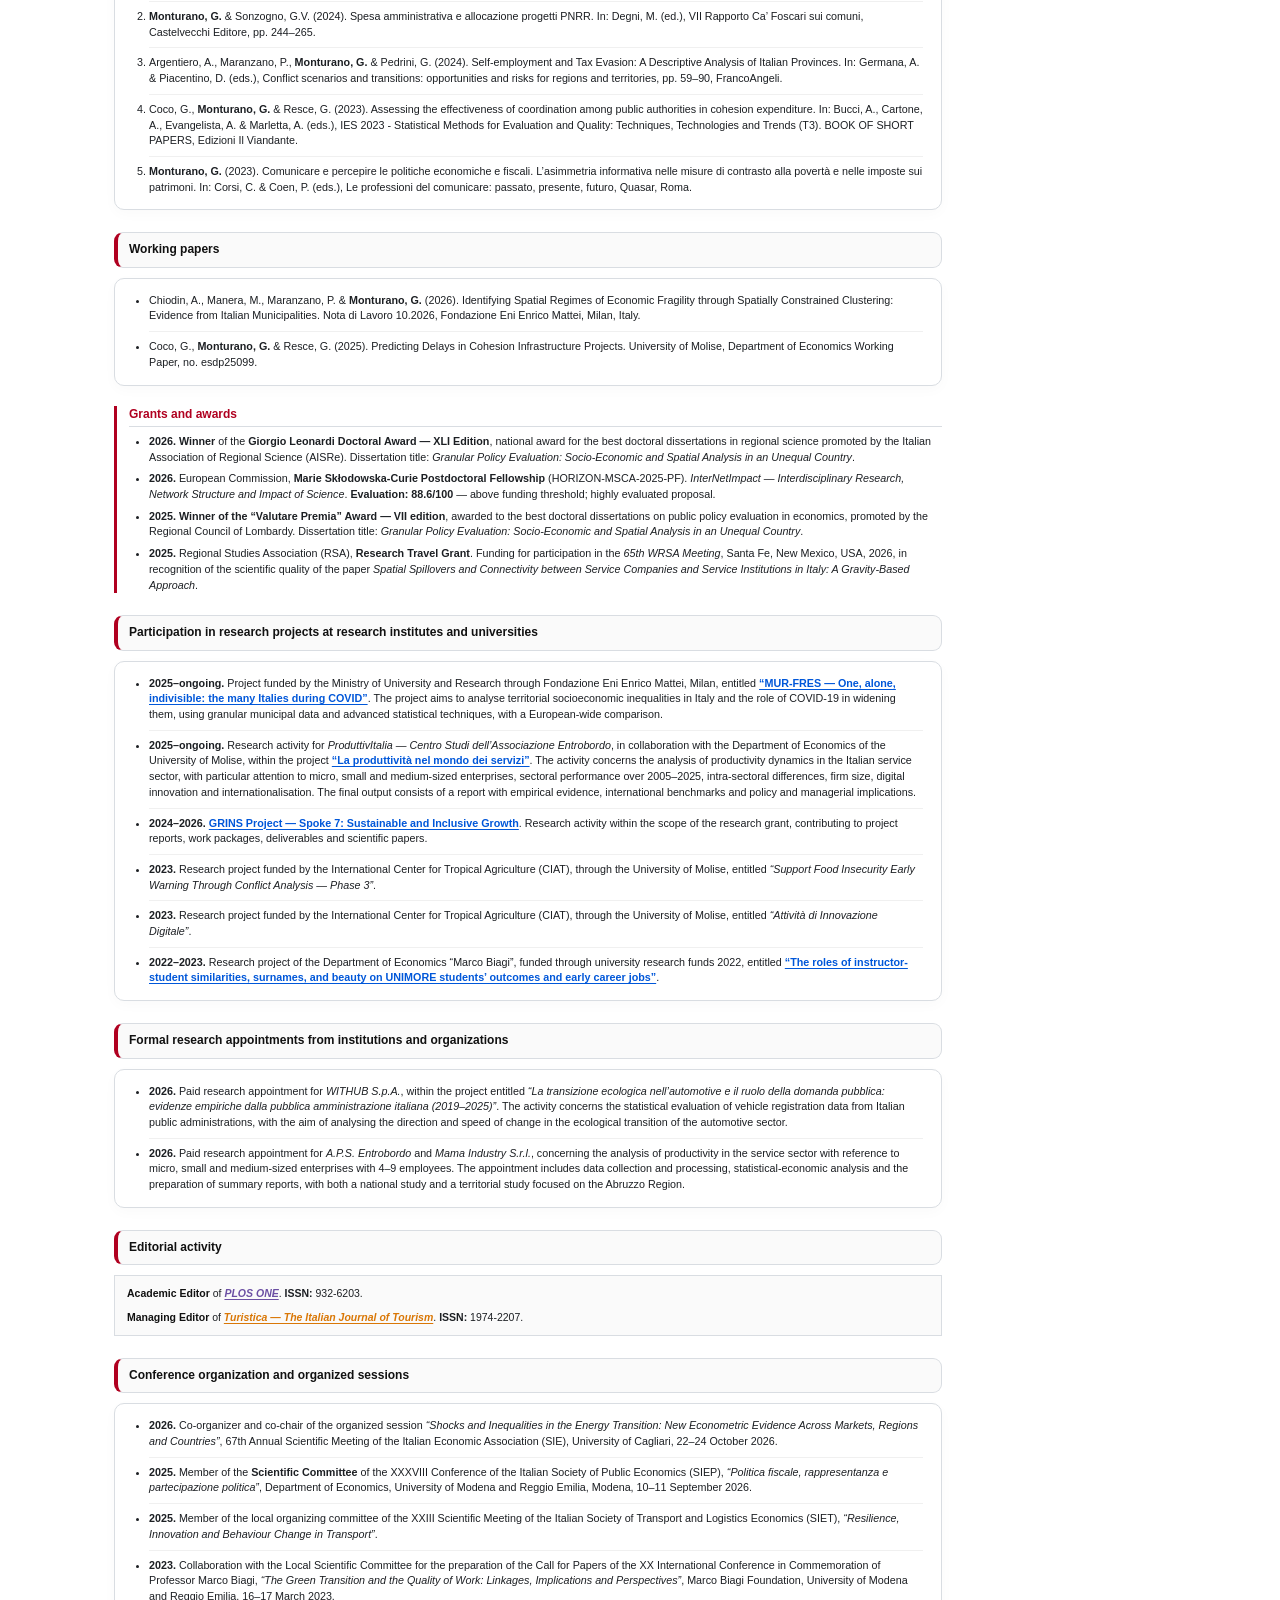
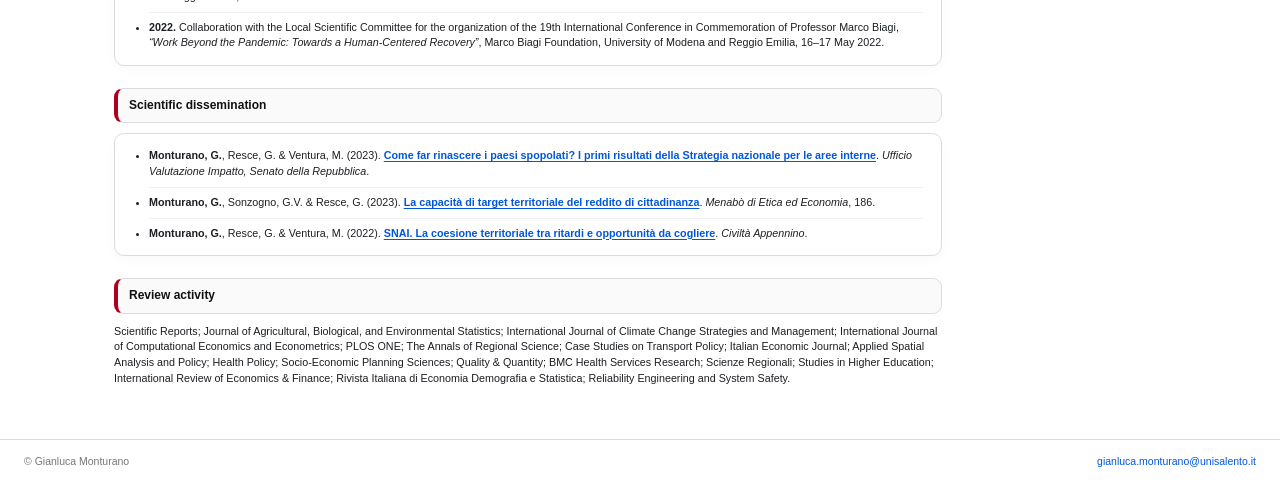
<file: research.html>
<!doctype html>
<html lang="en">
<head>
  <meta charset="utf-8">
  <meta name="viewport" content="width=device-width, initial-scale=1">
  <title>Research | Gianluca Monturano</title>
  <link rel="stylesheet" href="styles.css">
  <style>
    .red-title{color:#b00020;font-weight:700}
    .journal{color:#b00020;font-weight:700;font-style:italic}
    .orange-title{color:#d97706;font-weight:700}
    .violet-link{
      color:#6b4fa3 !important;
      font-weight:700;
      font-style:italic;
      text-decoration:underline !important;
      text-underline-offset:2px;
    }
    .violet-link:hover{
      color:#51377f !important;
    }

    .orange-link{
      color:#d97706 !important;
      font-weight:700;
      font-style:italic;
      text-decoration:underline !important;
      text-underline-offset:2px;
    }
    .orange-link:hover{
      color:#b45309 !important;
    }

    .highlight-section{
      border-left:3px solid #b00020;
      padding-left:14px;
      margin-top:24px;
    }
    .grant-list li{margin-bottom:11px}
    .service-box{
      border:1px solid var(--rule);
      background:#fafafa;
      padding:10px 12px;
      margin:8px 0 18px;
      font-size:.92rem;
    }
    .service-title{font-weight:700;color:#111}
    .service-box p{
      margin:0 0 8px;
      line-height:1.5;
    }
    .service-box p:last-child{
      margin-bottom:0;
    }
  
    /* ABSOLUTE FINAL: paper titles normal, only journals italic/red */
    .journal{
      color:#b00020 !important;
      font-weight:700 !important;
      font-style:italic !important;
    }
    .paper-title{
      font-style:normal !important;
      color:inherit !important;
      font-weight:400 !important;
    }
    ol.pubs em,
    ol.pubs .paper-title{
      font-style:normal !important;
    }
    ol.pubs .journal{
      color:#b00020 !important;
      font-weight:700 !important;
      font-style:italic !important;
    }
    .content-link{
      color:#0057d9 !important;
      text-decoration:underline !important;
      text-underline-offset:2px;
      font-weight:600;
    }
    .content-link:hover{
      color:#003fa3 !important;
    }

    /* Research page only: wider writing area and smaller text */
    .research-page{
      max-width:1000px !important;
      width:auto !important;
      margin-left:auto !important;
      margin-right:auto !important;
      font-size:.88rem;
      line-height:1.48;
    }

    .research-page h1{
      font-size:1.55rem;
      margin-bottom:7px;
    }

    .research-page h2{
      font-size:.98rem;
      margin-top:20px;
      margin-bottom:7px;
      padding-bottom:3px;
    }

    .research-page .position{
      font-size:.86rem;
      margin-bottom:17px;
    }

    .research-page .pubs{
      max-width:none;
    }

    .research-page ol.pubs,
    .research-page ul.pubs{
      padding-left:20px;
    }

    .research-page .pubs li{
      margin-bottom:6px;
      line-height:1.47;
    }

    .research-page p{
      line-height:1.47;
    }

    .research-page .service-box{
      font-size:.84rem;
    }

    .research-page .highlight-section{
      margin-top:20px;
      padding-left:12px;
    }

    @media (max-width:760px){
      .research-page{
        max-width:100% !important;
        font-size:.93rem;
      }
    }

    /* Two-column Research layout with sticky index */
    .research-shell{
      max-width:1320px !important;
      width:auto !important;
      margin-left:auto !important;
      margin-right:auto !important;
      display:grid;
      grid-template-columns:minmax(0,1fr) 190px;
      gap:34px;
      align-items:start;
      font-size:.86rem;
      line-height:1.46;
    }

    .research-content{
      min-width:0;
    }

    .research-content h1{
      font-size:1.52rem;
      margin-bottom:7px;
    }

    .research-content h2{
      font-size:.96rem;
      margin-top:20px;
      margin-bottom:7px;
      padding-bottom:3px;
      scroll-margin-top:86px;
    }

    .research-content .position{
      font-size:.85rem;
      margin-bottom:17px;
    }

    .research-content .pubs{
      max-width:none;
    }

    .research-content ol.pubs,
    .research-content ul.pubs{
      padding-left:20px;
    }

    .research-content .pubs li{
      margin-bottom:6px;
      line-height:1.46;
    }

    .research-content p{
      line-height:1.46;
    }

    .research-content .service-box{
      font-size:.84rem;
    }

    .research-content .highlight-section{
      margin-top:20px;
      padding-left:12px;
    }

    .page-index{
      position:sticky;
      top:74px;
      align-self:start;
      font-size:.82rem;
      border-left:1px solid var(--rule);
      padding-left:12px;
      color:#333;
    }

    .page-index h2{
      font-size:.95rem;
      margin:0 0 9px;
      padding:0;
      border:0;
    }

    .page-index ul{
      list-style:none;
      padding:0;
      margin:0;
    }

    .page-index li{
      margin:0 0 7px;
      line-height:1.25;
    }

    .page-index a{
      color:#333;
      text-decoration:none;
    }

    .page-index a:hover{
      color:#0057d9;
      text-decoration:underline;
      text-underline-offset:2px;
    }

    @media (max-width:900px){
      .research-shell{
        display:block;
        max-width:100% !important;
        font-size:.93rem;
      }

      .page-index{
        position:static;
        border-left:0;
        border-bottom:1px solid var(--rule);
        padding-left:0;
        padding-bottom:12px;
        margin-bottom:18px;
      }

      .page-index ul{
        display:flex;
        flex-wrap:wrap;
        gap:7px 12px;
      }

      .page-index li{
        margin:0;
      }
    }


    /* Publication blocks: cleaner academic card style */
    .research-content > h2{
      background:#fafafa;
      border:1px solid var(--rule);
      border-left:4px solid #b00020;
      border-radius:9px;
      padding:8px 11px !important;
      margin-top:22px !important;
      margin-bottom:10px !important;
    }

    .research-content > ol.pubs,
    .research-content > ul.pubs{
      background:#fff;
      border:1px solid var(--rule);
      border-radius:10px;
      padding:14px 18px 14px 34px !important;
      box-shadow:0 4px 14px rgba(0,0,0,.025);
      margin-bottom:18px;
    }

    .research-content > ol.pubs li,
    .research-content > ul.pubs li{
      padding-bottom:7px;
      margin-bottom:7px !important;
      border-bottom:1px solid #f0f0f0;
    }

    .research-content > ol.pubs li:last-child,
    .research-content > ul.pubs li:last-child{
      border-bottom:0;
      padding-bottom:0;
      margin-bottom:0 !important;
    }

    .pub-status{
      font-weight:700;
      color:#111;
    }

    .doi-link{
      color:#0057d9 !important;
      text-decoration:underline !important;
      text-underline-offset:2px;
      font-weight:600;
    }

  </style>
</head>
<body>
<header class="topbar">
  <div class="wrap">
    <div class="nav">
      <a class="name" href="index.html">Gianluca Monturano, PhD</a>
<nav class="menu" aria-label="Primary navigation">
  <a href="index.html">Home</a>
  <a class="active" href="research.html">Research</a>
  <a href="software.html">Software</a>
  <a href="teaching.html">Teaching</a>
  <a href="dissemination.html">Dissemination</a>
  <a href="cv.html">CV</a>
</nav>
    </div>
  </div>
</header>

<main class="wrap page research-shell">
  <section class="research-content">
  <h1>Research</h1>
  <p class="position">Publications, submitted and ongoing research, grants, projects and academic service.</p>

  <h2 id="peer-reviewed-articles">Peer-reviewed articles <span class="muted">(ANVUR A-class 13 journals)</span></h2>
  <ol class="pubs">

     <li>Coluccia, B., Fusco, G., Barbieri, R., &amp; <strong>Monturano, G.</strong> (2026). <span class="paper-title">Does artificial intelligence reshape the quality of work? Evidence from European countries</span>. <span class="journal">Socio-Economic Planning Sciences</span>. DOI: <a class="doi-link" href="https://doi.org/10.1016/j.seps.2026.102664" target="_blank" rel="noopener">10.1016/j.seps.2026.102664</a>.</li>

    <li><strong>Monturano, G.</strong>, Ciccarelli, C. &amp; Mastronardi, L. <span class="paper-title">Do Protected Areas Affect Income Levels in Remote Regions? Evidence from Italian Inner Areas</span>. <span class="journal">Environmental and Resource Economics</span>. DOI: <a class="doi-link" href="https://doi.org/10.1007/s10640-026-01122-0" target="_blank" rel="noopener">10.1007/s10640-026-01122-0</a>.</li>

    <li>Argentiero, A., Maranzano, P., Pedrini, G. &amp; <strong>Monturano, G.</strong> <span class="paper-title">Spatial consequences of tax reforms on tax compliance: Econometric evidence from the Italian Minimum Taxpayer Regime</span>. <span class="journal">The Annals of Regional Science</span>. DOI: <a class="doi-link" href="https://doi.org/10.1007/s00168-026-01546-y" target="_blank" rel="noopener">10.1007/s00168-026-01546-y</a>.</li>

    <li>Bergantino, A.S., Coluccia, B., Fusco, G. &amp; <strong>Monturano, G.</strong> (2026). <span class="paper-title">Digital Infrastructure and Territorial Heterogeneity in Quality-of-Life Outcomes</span>. <span class="journal">Socio-Economic Planning Sciences</span>. DOI: <a class="doi-link" href="https://doi.org/10.1016/j.seps.2026.102545" target="_blank" rel="noopener">10.1016/j.seps.2026.102545</a>.</li>

    <li>Amaddeo, E., Bergantino, A.S., Fusco, G., Intini, M. &amp; <strong>Monturano, G.</strong> (2026). <span class="paper-title">Insights from Fuel Prices: A Local Projection Time-Series Analysis with Exogenous Structural Breaks</span>. <span class="journal">Italian Economic Journal</span>. DOI: <a class="doi-link" href="https://doi.org/10.1007/s40797-026-00392-3" target="_blank" rel="noopener">10.1007/s40797-026-00392-3</a>.</li>

    <li>Bergantino, A.S., Buongiorno, A., Fusco, G., Intini, M. &amp; <strong>Monturano, G.</strong> (2026). <span class="paper-title">Fuel costs and spatial rail accessibility: Econometric evidence from an empirically-weighted network-based 3SFCA model</span>. <span class="journal">Research in Transportation Business &amp; Management</span>, 67, 101693. DOI: <a class="doi-link" href="https://doi.org/10.1016/j.rtbm.2026.101693" target="_blank" rel="noopener">10.1016/j.rtbm.2026.101693</a>.</li>

    <li>Bergantino, A.S., Fusco, G., Intini, M. &amp; <strong>Monturano, G.</strong> (2026). <span class="paper-title">Digital divide and income inequality: causal evidence from Italian provinces</span>. <span class="journal">The Annals of Regional Science</span>, 75(1), 11. DOI: <a class="doi-link" href="https://doi.org/10.1007/s00168-025-01440-z" target="_blank" rel="noopener">10.1007/s00168-025-01440-z</a>.</li>

    <li><strong>Monturano, G.</strong>, Resce, G. &amp; Sonzogno, G.V. (2025). <span class="paper-title">Income Support and Voting with Territorial Disparities</span>. <span class="journal">Socio-Economic Review</span>. DOI: <a class="doi-link" href="https://doi.org/10.1093/ser/mwaf035" target="_blank" rel="noopener">10.1093/ser/mwaf035</a>.</li>

    <li>Bellantuono, L., Bellotti, R., Bergantino, A.S., Gardelli, A., Intini, M., Kheirkhahan, N. &amp; <strong>Monturano, G.</strong> (2025). <span class="paper-title">Analyzing the Accessibility of Rome's Healthcare Services via Public Transportation: A Complex Network Approach</span>. <span class="journal">Scientific Reports</span>, 15(1), 22880. DOI: <a class="doi-link" href="https://doi.org/10.1038/s41598-025-05060-7" target="_blank" rel="noopener">10.1038/s41598-025-05060-7</a>.</li>

    <li>Maranzano, P., <strong>Monturano, G.</strong> &amp; Tridico, P. (2025). <span class="paper-title">The Geography of the Italian Citizenship Income: The Role of Poverty and Inequality in Determining Spatial Heterogeneity Across the Italian Municipalities</span>. <span class="journal">Italian Economic Journal</span>. DOI: <a class="doi-link" href="https://doi.org/10.1007/s40797-025-00327-4" target="_blank" rel="noopener">10.1007/s40797-025-00327-4</a>.</li>

    <li><strong>Monturano, G.</strong>, Resce, G. &amp; Ventura, M. (2025). <span class="paper-title">Short-term Impact of Financial Support to Inner Areas</span>. <span class="journal">Italian Economic Journal</span>, 1–40. DOI: <a class="doi-link" href="https://doi.org/10.1007/s40797-025-00313-w" target="_blank" rel="noopener">10.1007/s40797-025-00313-w</a>.</li>

  </ol>

  <h2 id="scientific-journals">Articles in ANVUR scientific journals for Area 13</h2>
  <ol class="pubs">

    <li>Buongiorno, A. &amp; <strong>Monturano, G.</strong> (2025). <span class="paper-title">I dati sulla mobilità come strumento di governo del turismo</span>. <span class="journal">Urbanistica Informazioni</span>, luglio-agosto (322).</li>

  </ol>

  <h2 id="submitted-ongoing-papers">Submitted and ongoing papers</h2>
  <ol class="pubs">

    <li>Coco, G., <strong>Monturano, G.</strong> &amp; Resce, G. <span class="paper-title">Delays in Cohesion Infrastructure Projects. A Machine Learning Approach</span> — <span class="journal">Oxford Bulletin of Economics and Statistics</span>, 3rd round of revision.</li>

    <li>Bergantino, A.S., <strong>Monturano, G.</strong> &amp; Pedrini, G. <span class="paper-title">Cohesion Policies for the Tourism Industry</span> — <span class="journal">Regional Studies</span>, 2nd round of revision.</li>

    <li><strong>Monturano, G.</strong>, Ciccarelli, C. &amp; Mastronardi, L. <span class="paper-title">Consumer Food Cooperatives as Tools for Food Access and Community Support in Italian Inner Areas</span> — <span class="journal">Journal of Rural Studies</span>, Under Review.</li>

    <li>Bergantino, A.S., Intini, M. &amp; <strong>Monturano, G.</strong> <span class="paper-title">Accessibility as a Territorial Equilibrium: Evidence from Italian Municipalities</span> — <span class="journal">Spatial Economic Analysis</span>, Under Review.</li>

    <li>De Castris, M., Fusco, G. &amp; <strong>Monturano, G.</strong> <span class="paper-title">Employment Protection Reforms and Workers' Health and Well-Being: An Individual Quasi-Experimental Study</span> — <span class="journal">Health Policy</span>, 2nd round of revision.</li>

    <li>Marcis, L., Maranzano, P., <strong>Monturano, G.</strong> &amp; Salvatore, R. <span class="paper-title">The Italian Citizens' Income Program: An Analysis of its Impact on the Territorial Distribution of Some Economic Indicators</span> — <span class="journal">Socio-Economic Planning Sciences</span>, Under Review.</li>

    <li>Chiodin, A., Manera, M., Maranzano, P. &amp; <strong>Monturano, G.</strong> <span class="paper-title">Mapping Socio-Economic Fragility in Italy through Municipal-Level Spatial Clustering of COVID-19 Data</span> — <span class="journal">Networks and Spatial Economics</span>, Under Review.</li>

    <li>Brascia, D., <strong>Monturano, G.</strong>, Mangiameli, G., Congedo, M.T., Mastromarino, M.G., Catelli, C., Bonis, A., Wu, C.F., Ağkoç, M., Fra, S., Maiolino, E., Onorati, I., Intini, M., Bergantino, A.S., Lucchi, M., Luzzi, L., Margaritora, S., Schiavon, M., Wu, C.Y., Turna, A., Moreno-Mata, N., Martinod, E. &amp; Marulli, G. <span class="paper-title">AI-Guided Brain MRI Intensification in Resected Young NSCLC: Global Multicenter Risk Model</span> — <span class="journal">Journal of Thoracic Oncology</span>, Submitted.</li>

    <li>Bergantino, A.S., Intini, M., Pedrini, G., Scudieri, R. &amp; <strong>Monturano, G.</strong> <span class="paper-title">Spatial Spillovers and Connectivity in Italian Service Industries</span> — Ongoing.</li>

    <li>Bourdin, S. &amp; <strong>Monturano, G.</strong> <span class="paper-title">Urban Left-Behindness within Metropolitan Italy: A Sub-Municipal Spatial Panel Econometric Analysis of Electoral Discontent</span> — Ongoing.</li>

    <li>Bergantino, A.S., Erasmo, V., Fusco, G., Intini, M. &amp; <strong>Monturano, G.</strong> <span class="paper-title">Investigating the Impact of PRIN on Higher Education Performance in Italy: A Spatial-Econometric Analysis</span> — Ongoing.</li>

    <li>Fusco, G., Gallo, G. &amp; <strong>Monturano, G.</strong> <span class="paper-title">Population Trends in a Medium-Sized City: Shock and Local Projection</span> — Ongoing.</li>

    <li>Coluccia, B., <strong>Monturano, G.</strong> &amp; Perugini, F. <span class="paper-title">Firm Productivity and Certification: Evidence from Italian Firms</span> — Ongoing.</li>

  </ol>

  <h2 id="book-chapters">Scientific contributions in edited volumes</h2>
  <ol class="pubs">

    <li>Maranzano, P., Marcis, L., <strong>Monturano, G.</strong>, Pagliarella, M.C. &amp; Salvatore, R. (2025). <span class="paper-title">A study on the impact of “Reddito di Cittadinanza” using a multivariate linear mixed model</span>. In: Rosalia, C., De Luca, G. &amp; Bruno, E. (eds.), <em>V Book of Short Papers 3rd Italian Conference on Economic Statistics (ICES 2025) Sustainability, Innovation and Digitalization: Statistical Measurement for Economic Analysis</em>, pp. 197–200, Enzo Albano Edizioni. ISBN: 979-12-80655-52-3.</li>

    <li><strong>Monturano, G.</strong> &amp; Sonzogno, G.V. (2024). <span class="paper-title">Spesa amministrativa e allocazione progetti PNRR</span>. In: Degni, M. (ed.), <em>VII Rapporto Ca’ Foscari sui comuni</em>, Castelvecchi Editore, pp. 244–265.</li>

    <li>Argentiero, A., Maranzano, P., <strong>Monturano, G.</strong> &amp; Pedrini, G. (2024). <span class="paper-title">Self-employment and Tax Evasion: A Descriptive Analysis of Italian Provinces</span>. In: Germana, A. &amp; Piacentino, D. (eds.), <em>Conflict scenarios and transitions: opportunities and risks for regions and territories</em>, pp. 59–90, FrancoAngeli.</li>

    <li>Coco, G., <strong>Monturano, G.</strong> &amp; Resce, G. (2023). <span class="paper-title">Assessing the effectiveness of coordination among public authorities in cohesion expenditure</span>. In: Bucci, A., Cartone, A., Evangelista, A. &amp; Marletta, A. (eds.), <em>IES 2023 - Statistical Methods for Evaluation and Quality: Techniques, Technologies and Trends (T3). BOOK OF SHORT PAPERS</em>, Edizioni Il Viandante.</li>

    <li><strong>Monturano, G.</strong> (2023). <span class="paper-title">Comunicare e percepire le politiche economiche e fiscali. L’asimmetria informativa nelle misure di contrasto alla povertà e nelle imposte sui patrimoni</span>. In: Corsi, C. &amp; Coen, P. (eds.), <em>Le professioni del comunicare: passato, presente, futuro</em>, Quasar, Roma.</li>

  </ol>

  <h2 id="working-papers">Working papers</h2>
  <ul class="pubs">

    <li>Chiodin, A., Manera, M., Maranzano, P. &amp; <strong>Monturano, G.</strong> (2026). <span class="paper-title">Identifying Spatial Regimes of Economic Fragility through Spatially Constrained Clustering: Evidence from Italian Municipalities</span>. Nota di Lavoro 10.2026, Fondazione Eni Enrico Mattei, Milan, Italy.</li>

    <li>Coco, G., <strong>Monturano, G.</strong> &amp; Resce, G. (2025). <span class="paper-title">Predicting Delays in Cohesion Infrastructure Projects</span>. University of Molise, Department of Economics Working Paper, no. esdp25099.</li>

  </ul>

  <section class="highlight-section">
    <h2 id="grants-awards"><span class="red-title">Grants and awards</span></h2>
    <ul class="pubs grant-list">
      <li><strong>2026.</strong> <strong>Winner</strong> of the <strong>Giorgio Leonardi Doctoral Award — XLI Edition</strong>, national award for the best doctoral dissertations in regional science promoted by the Italian Association of Regional Science (AISRe). Dissertation title: <em>Granular Policy Evaluation: Socio-Economic and Spatial Analysis in an Unequal Country</em>.</li>

      <li><strong>2026.</strong> European Commission, <strong>Marie Skłodowska-Curie Postdoctoral Fellowship</strong> (HORIZON-MSCA-2025-PF). <em>InterNetImpact — Interdisciplinary Research, Network Structure and Impact of Science</em>. <strong>Evaluation: 88.6/100</strong> — above funding threshold; highly evaluated proposal.</li>

      <li><strong>2025.</strong> <strong>Winner of the “Valutare Premia” Award — VII edition</strong>, awarded to the best doctoral dissertations on public policy evaluation in economics, promoted by the Regional Council of Lombardy. Dissertation title: <em>Granular Policy Evaluation: Socio-Economic and Spatial Analysis in an Unequal Country</em>.</li>

      <li><strong>2025.</strong> Regional Studies Association (RSA), <strong>Research Travel Grant</strong>. Funding for participation in the <em>65th WRSA Meeting</em>, Santa Fe, New Mexico, USA, 2026, in recognition of the scientific quality of the paper <em>Spatial Spillovers and Connectivity between Service Companies and Service Institutions in Italy: A Gravity-Based Approach</em>.</li>
    </ul>
  </section>

  <h2 id="research-projects">Participation in research projects at research institutes and universities</h2>
  <ul class="pubs">
    <li><strong>2025–ongoing.</strong> Project funded by the Ministry of University and Research through Fondazione Eni Enrico Mattei, Milan, entitled <a class="content-link" href="https://www.feem.it/ricerca/progetti/una-sola-indivisibile-le-tante-italie-nel-covid/" target="_blank" rel="noopener">“MUR-FRES — One, alone, indivisible: the many Italies during COVID”</a>. The project aims to analyse territorial socioeconomic inequalities in Italy and the role of COVID-19 in widening them, using granular municipal data and advanced statistical techniques, with a European-wide comparison.</li>

    <li><strong>2025–ongoing.</strong> Research activity for <em>ProduttivItalia — Centro Studi dell’Associazione Entrobordo</em>, in collaboration with the Department of Economics of the University of Molise, within the project <a class="content-link" href="https://www.produttivitalia.org/universita-degli-studi-del-molise/" target="_blank" rel="noopener">“La produttività nel mondo dei servizi”</a>. The activity concerns the analysis of productivity dynamics in the Italian service sector, with particular attention to micro, small and medium-sized enterprises, sectoral performance over 2005–2025, intra-sectoral differences, firm size, digital innovation and internationalisation. The final output consists of a report with empirical evidence, international benchmarks and policy and managerial implications.</li>

    <li><strong>2024–2026.</strong> <a class="content-link" href="https://grins.it/spoke/spoke-7" target="_blank" rel="noopener">GRINS Project — Spoke 7: Sustainable and Inclusive Growth</a>. Research activity within the scope of the research grant, contributing to project reports, work packages, deliverables and scientific papers.</li>

    <li><strong>2023.</strong> Research project funded by the International Center for Tropical Agriculture (CIAT), through the University of Molise, entitled <em>“Support Food Insecurity Early Warning Through Conflict Analysis — Phase 3”</em>.</li>

    <li><strong>2023.</strong> Research project funded by the International Center for Tropical Agriculture (CIAT), through the University of Molise, entitled <em>“Attività di Innovazione Digitale”</em>.</li>

    <li><strong>2022–2023.</strong> Research project of the Department of Economics “Marco Biagi”, funded through university research funds 2022, entitled <a class="content-link" href="https://www.economia.unimore.it/en/research/research-projects" target="_blank" rel="noopener">“The roles of instructor-student similarities, surnames, and beauty on UNIMORE students’ outcomes and early career jobs”</a>.</li>
  </ul>

  <h2 id="research-appointments">Formal research appointments from institutions and organizations</h2>
  <ul class="pubs">
    <li><strong>2026.</strong> Paid research appointment for <em>WITHUB S.p.A.</em>, within the project entitled <em>“La transizione ecologica nell’automotive e il ruolo della domanda pubblica: evidenze empiriche dalla pubblica amministrazione italiana (2019–2025)”</em>. The activity concerns the statistical evaluation of vehicle registration data from Italian public administrations, with the aim of analysing the direction and speed of change in the ecological transition of the automotive sector.</li>

    <li><strong>2026.</strong> Paid research appointment for <em>A.P.S. Entrobordo</em> and <em>Mama Industry S.r.l.</em>, concerning the analysis of productivity in the service sector with reference to micro, small and medium-sized enterprises with 4–9 employees. The appointment includes data collection and processing, statistical-economic analysis and the preparation of summary reports, with both a national study and a territorial study focused on the Abruzzo Region.</li>
  </ul>

<h2 id="editorial-activity">Editorial activity</h2>
  <div class="service-box">
    <p>
      <span class="service-title">Academic Editor</span> of
      <a class="violet-link" href="https://journals.plos.org/plosone/" target="_blank" rel="noopener">PLOS ONE</a>.
      <strong>ISSN:</strong> 932-6203.
    </p>

    <p>
      <span class="service-title">Managing Editor</span> of
      <a class="orange-link" href="https://www.turistica.it/journal/index.php/turistica/about/editorialTeam" target="_blank" rel="noopener">Turistica — The Italian Journal of Tourism</a>.
      <strong>ISSN:</strong> 1974-2207.
    </p>
  </div>
    
  <h2 id="conference-organization">Conference organization and organized sessions</h2>
  <ul class="pubs">
    <li><strong>2026.</strong> Co-organizer and co-chair of the organized session <em>“Shocks and Inequalities in the Energy Transition: New Econometric Evidence Across Markets, Regions and Countries”</em>, 67th Annual Scientific Meeting of the Italian Economic Association (SIE), University of Cagliari, 22–24 October 2026.</li>

    <li><strong>2025.</strong> Member of the <strong>Scientific Committee</strong> of the XXXVIII Conference of the Italian Society of Public Economics (SIEP), <em>“Politica fiscale, rappresentanza e partecipazione politica”</em>, Department of Economics, University of Modena and Reggio Emilia, Modena, 10–11 September 2026.</li>

    <li><strong>2025.</strong> Member of the local organizing committee of the XXIII Scientific Meeting of the Italian Society of Transport and Logistics Economics (SIET), <em>“Resilience, Innovation and Behaviour Change in Transport”</em>.</li>

    <li><strong>2023.</strong> Collaboration with the Local Scientific Committee for the preparation of the Call for Papers of the XX International Conference in Commemoration of Professor Marco Biagi, <em>“The Green Transition and the Quality of Work: Linkages, Implications and Perspectives”</em>, Marco Biagi Foundation, University of Modena and Reggio Emilia, 16–17 March 2023.</li>

    <li><strong>2022.</strong> Collaboration with the Local Scientific Committee for the organization of the 19th International Conference in Commemoration of Professor Marco Biagi, <em>“Work Beyond the Pandemic: Towards a Human-Centered Recovery”</em>, Marco Biagi Foundation, University of Modena and Reggio Emilia, 16–17 May 2022.</li>
  </ul>

  <h2 id="scientific-dissemination">Scientific dissemination</h2>
  <ul class="pubs">
    <li><strong>Monturano, G.</strong>, Resce, G. &amp; Ventura, M. (2023). <a class="content-link" href="https://www.senato.it/4746?dossier=37311" target="_blank" rel="noopener">Come far rinascere i paesi spopolati? I primi risultati della Strategia nazionale per le aree interne</a>. <em>Ufficio Valutazione Impatto, Senato della Repubblica</em>.</li>

    <li><strong>Monturano, G.</strong>, Sonzogno, G.V. &amp; Resce, G. (2023). <a class="content-link" href="https://eticaeconomia.it/lacapacita-di-target-territoriale-del-reddito-di-cittadinanza/" target="_blank" rel="noopener">La capacità di target territoriale del reddito di cittadinanza</a>. <em>Menabò di Etica ed Economia</em>, 186.</li>

    <li><strong>Monturano, G.</strong>, Resce, G. &amp; Ventura, M. (2022). <a class="content-link" href="https://www.civiltaappennino.it/2022/10/05" target="_blank" rel="noopener">SNAI. La coesione territoriale tra ritardi e opportunità da cogliere</a>. <em>Civiltà Appennino</em>.</li>
  </ul>

  <h2 id="review-activity">Review activity</h2>
  <p>Scientific Reports; 
    Journal of Agricultural, Biological, and Environmental Statistics; 
    International Journal of Climate Change Strategies and Management; 
    International Journal of Computational Economics and Econometrics; 
    PLOS ONE; 
    The Annals of Regional Science; 
    Case Studies on Transport Policy; 
    Italian Economic Journal; 
    Applied Spatial Analysis and Policy; 
    Health Policy; 
    Socio-Economic Planning Sciences; 
    Quality &amp; Quantity; 
    BMC Health Services Research; 
    Scienze Regionali; 
    Studies in Higher Education;
    International Review of Economics &amp; Finance;
    Rivista Italiana di Economia Demografia e Statistica;
    Reliability Engineering and System Safety.
    </p>
  </section>

  <aside class="page-index" aria-label="Research page index">
    <h2>Index</h2>
    <ul>
      <li><a href="#peer-reviewed-articles">Peer-reviewed articles</a></li>
      <li><a href="#scientific-journals">Scientific journals</a></li>
      <li><a href="#submitted-ongoing-papers">Submitted and ongoing papers</a></li>
      <li><a href="#book-chapters">Book chapters</a></li>
      <li><a href="#working-papers">Working papers</a></li>
      <li><a href="#grants-awards">Grants and awards</a></li>
      <li><a href="#research-projects">Research projects</a></li>
      <li><a href="#research-appointments">Research appointments</a></li>
      <li><a href="#conference-organization">Conference organization</a></li>
      <li><a href="#editorial-activity">Editorial activity</a></li>
      <li><a href="#scientific-dissemination">Scientific dissemination</a></li>
      <li><a href="#review-activity">Review activity</a></li>
    </ul>
  </aside>

</main>

<footer class="footer">
  <div class="wrap footer-inner">
    <span>© Gianluca Monturano</span>
    <span><a href="mailto:gianluca.monturano@unisalento.it">gianluca.monturano@unisalento.it</a></span>
  </div>
</footer>
</body>
</html>
</file>
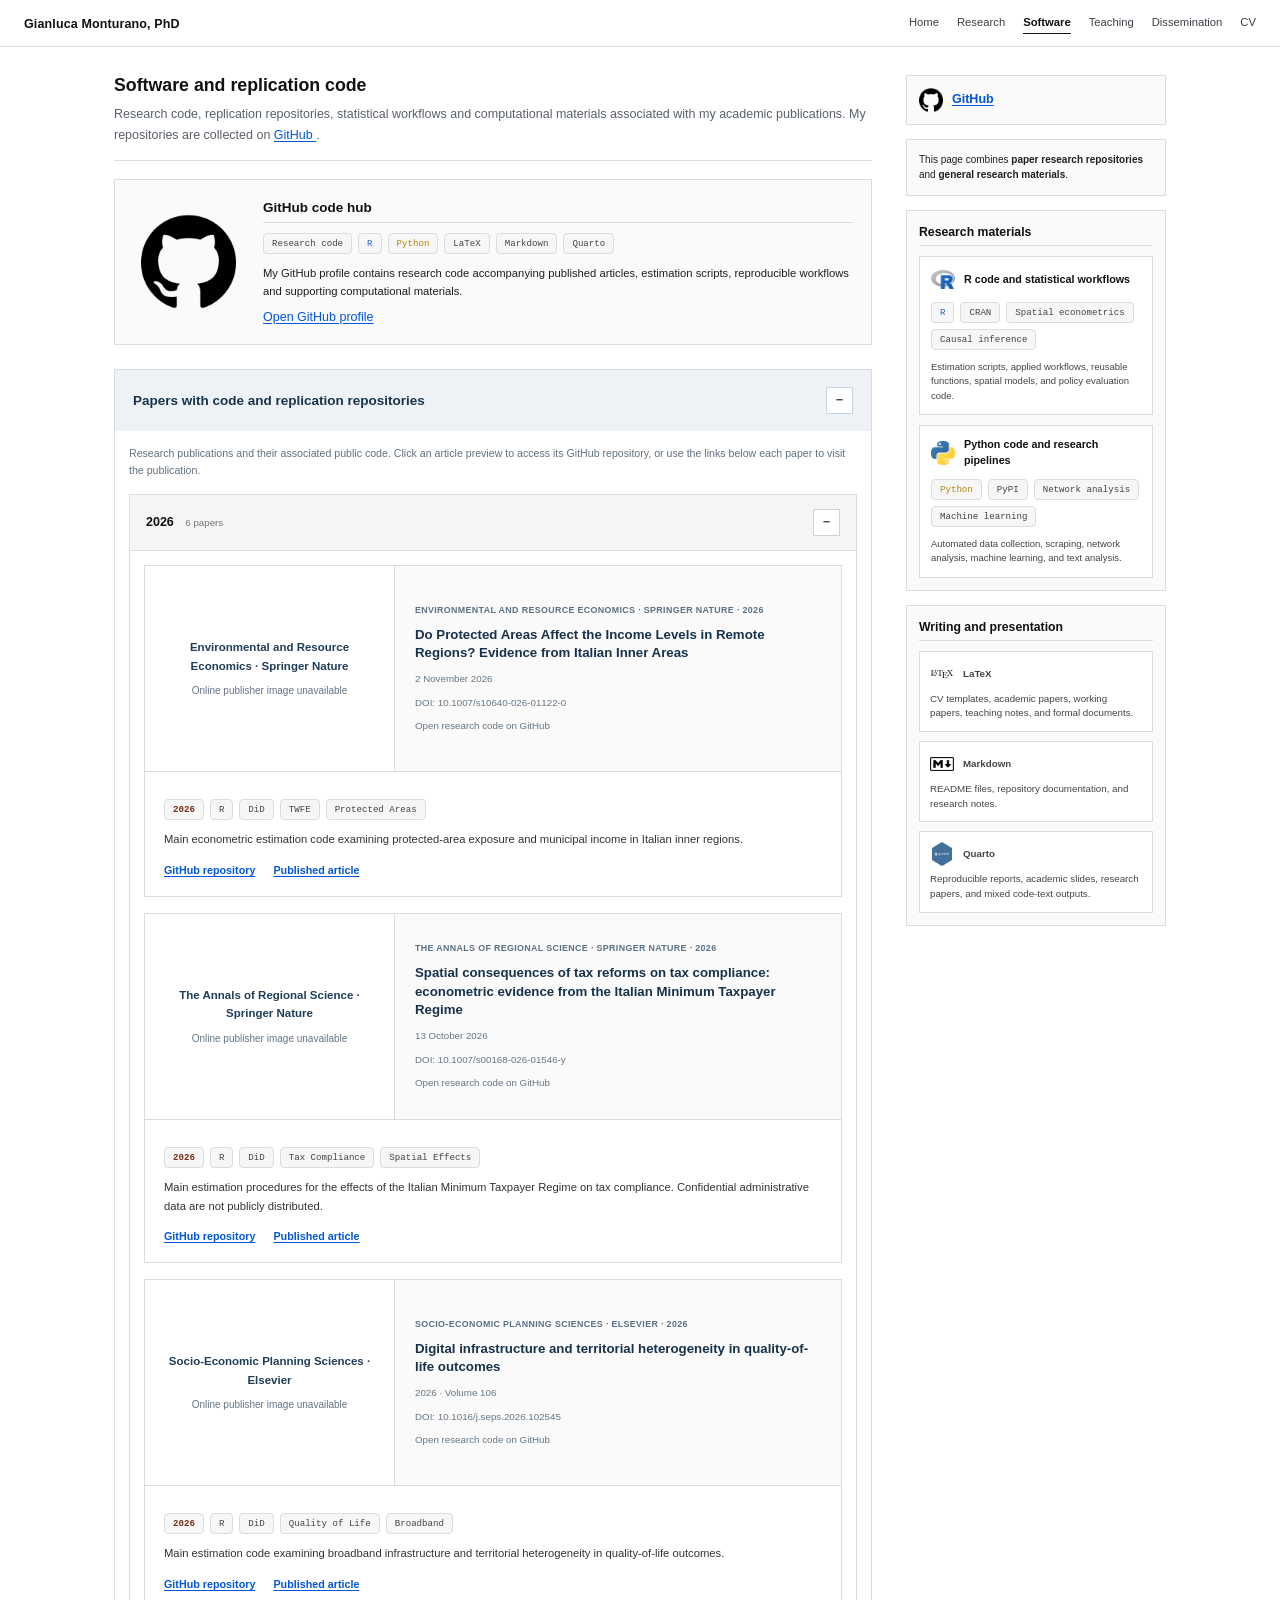
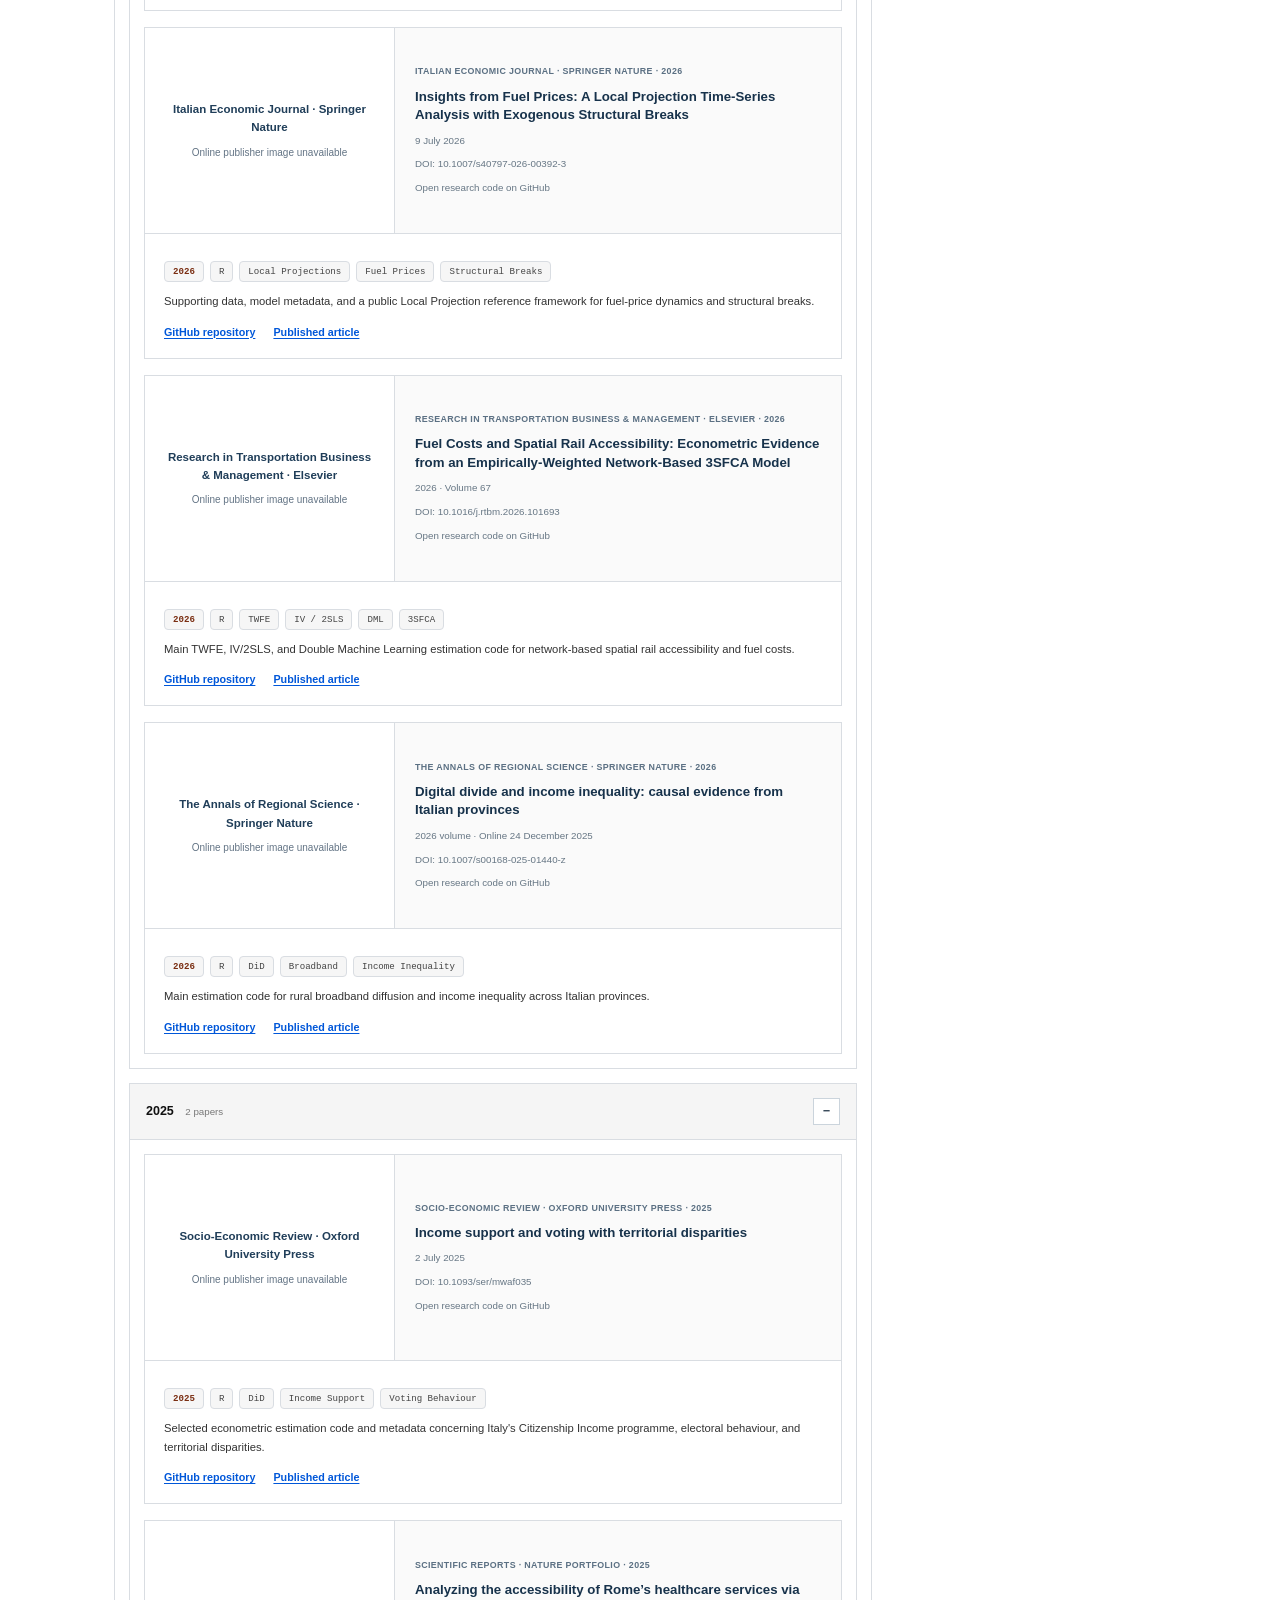
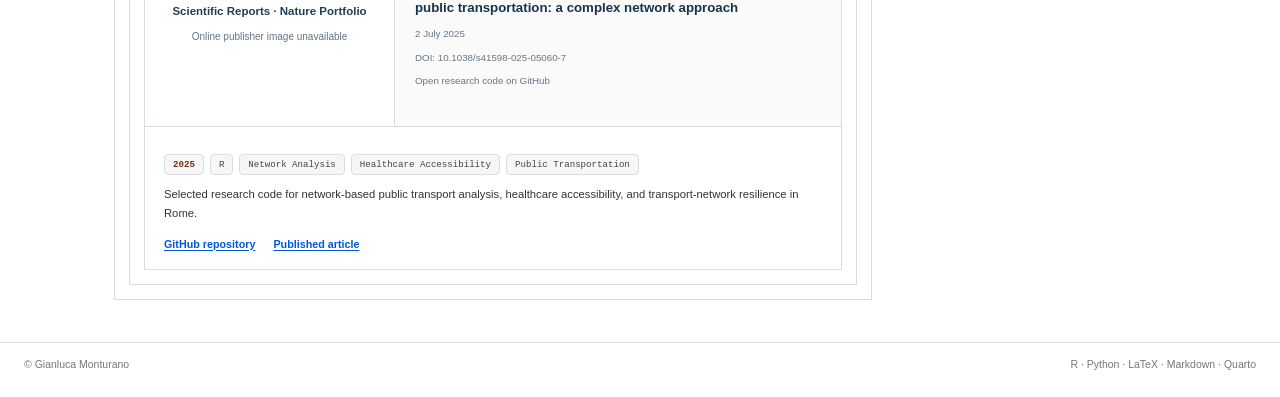
<file: software.html>
<!doctype html>
<html lang="en">

<head>
  <meta charset="utf-8">
  <meta name="viewport" content="width=device-width, initial-scale=1">

  <title>Software | Gianluca Monturano</title>

  <meta name="description"
        content="Research software, academic publications, estimation code and replication repositories by Gianluca Monturano.">

  <link rel="stylesheet" href="styles.css">

  <style>

    /* ==========================================
       PAGE LAYOUT
       ========================================== */

    .software-layout {
      display: grid;
      grid-template-columns: minmax(0, 1fr) 260px;
      gap: 34px;
      align-items: start;
    }

    .software-head {
      border-bottom: 1px solid var(--rule, #ddd);
      padding-bottom: 14px;
      margin-bottom: 18px;
    }

    .software-head h1 {
      margin-bottom: 8px;
    }

    .software-head p {
      margin: 0;
      max-width: 860px;
      color: var(--muted, #666);
      line-height: 1.65;
    }

    .software-layout a:not(.paper-preview) {
      color: #0057d9;
      text-decoration: underline;
      text-underline-offset: 2px;
    }

    /* ==========================================
       GITHUB HUB
       ========================================== */

    .github-hub {
      display: grid;
      grid-template-columns: 110px minmax(0, 1fr);
      gap: 20px;
      align-items: center;
      border: 1px solid var(--rule, #ddd);
      background: #fafafa;
      padding: 18px;
      margin: 18px 0 24px;
    }

    .github-hub-image {
      display: flex;
      align-items: center;
      justify-content: center;
    }

    .github-hub-image img {
      width: 95px;
      height: 95px;
      object-fit: contain;
      display: block;
    }

    .github-hub h2 {
      margin: 0 0 9px;
      font-size: 1.08rem;
    }

    .github-hub p {
      margin: 8px 0;
      font-size: .9rem;
      line-height: 1.6;
    }

    .badges {
      display: flex;
      flex-wrap: wrap;
      gap: 6px;
      margin: 10px 0;
    }

    .badge {
      display: inline-block;
      padding: 3px 8px;
      background: #f6f6f6;
      border: 1px solid var(--rule, #ddd);
      border-radius: 4px;
      color: #444;
      font-family: ui-monospace, monospace;
      font-size: .73rem;
      line-height: 1.45;
    }

    .badge-year {
      color: #7a2e12;
      font-weight: 700;
    }

    .badge-r {
      color: #276dc3;
    }

    .badge-python {
      color: #b8860b;
    }

    /* ==========================================
       COLLAPSIBLE PAPERS SECTION
       ========================================== */

    .papers-section {
      margin-top: 20px;
      border: 1px solid var(--rule, #ddd);
      background: #fff;
    }

    .papers-section > summary,
    .paper-year > summary {
      display: flex;
      align-items: center;
      justify-content: space-between;
      gap: 12px;
      cursor: pointer;
      list-style: none;
      user-select: none;
      font-weight: 800;
    }

    .papers-section > summary {
      padding: 17px 18px;
      background: #eef2f6;
      color: #18344c;
      font-size: 1.08rem;
    }

    .paper-year > summary {
      padding: 14px 16px;
      background: #f5f5f5;
      color: #111;
      font-size: 1rem;
    }

    .papers-section > summary::-webkit-details-marker,
    .paper-year > summary::-webkit-details-marker {
      display: none;
    }

    .papers-section > summary::after,
    .paper-year > summary::after {
      content: "−";
      display: flex;
      align-items: center;
      justify-content: center;
      flex-shrink: 0;
      width: 25px;
      height: 25px;
      background: #fff;
      border: 1px solid #cbd4dc;
      color: #334455;
      font-size: 1rem;
    }

    .papers-section:not([open]) > summary::after,
    .paper-year:not([open]) > summary::after {
      content: "+";
    }

    .papers-content {
      padding: 14px;
    }

    .papers-intro {
      margin: 0 0 15px;
      color: #607080;
      font-size: .85rem;
      line-height: 1.6;
    }

    .paper-year {
      margin-bottom: 14px;
      border: 1px solid var(--rule, #ddd);
      background: #fff;
    }

    .paper-year:last-child {
      margin-bottom: 0;
    }

    .year-count {
      margin-left: 8px;
      color: #777;
      font-weight: 400;
      font-size: .78rem;
    }

    .paper-list {
      display: grid;
      gap: 16px;
      padding: 14px;
      border-top: 1px solid var(--rule, #ddd);
    }

    /* ==========================================
       PAPER PREVIEW CARDS
       ========================================== */

    .paper-card {
      overflow: hidden;
      border: 1px solid var(--rule, #ddd);
      background: #fff;
    }

    .paper-card:hover {
      border-color: #a1b5c7;
      box-shadow: 0 3px 12px rgba(0, 0, 0, .035);
    }

    .paper-preview {
      display: grid;
      grid-template-columns: 250px minmax(0, 1fr);
      background: #fafafa;
      border-bottom: 1px solid var(--rule, #ddd);
      color: inherit;
      text-decoration: none;
    }

    .paper-preview-media {
      height: 205px;
      display: flex;
      align-items: center;
      justify-content: center;
      overflow: hidden;
      background: white;
      border-right: 1px solid var(--rule, #ddd);
    }

    .paper-preview-media img {
      display: block;
      width: 100%;
      height: 100%;
      object-fit: contain;
    }

    .paper-preview-fallback {
      padding: 18px;
      color: #637485;
      font-size: .8rem;
      text-align: center;
      line-height: 1.6;
    }

    .paper-preview-fallback strong {
      display: block;
      margin-bottom: 8px;
      color: #203e59;
      font-size: .92rem;
    }

    .paper-preview-copy {
      display: flex;
      flex-direction: column;
      justify-content: center;
      gap: 9px;
      min-width: 0;
      padding: 20px;
    }

    .paper-journal {
      color: #5b7083;
      font-size: .71rem;
      font-weight: 700;
      letter-spacing: .04em;
      line-height: 1.5;
      text-transform: uppercase;
    }

    .paper-title {
      color: #17324b;
      font-size: 1.06rem;
      font-weight: 800;
      line-height: 1.4;
    }

    .paper-preview:hover .paper-title {
      color: #0057d9;
      text-decoration: underline;
    }

    .paper-date,
    .paper-doi,
    .paper-action {
      color: #667684;
      font-size: .78rem;
      line-height: 1.5;
    }

    .paper-details {
      padding: 17px 19px;
    }

    .paper-description {
      margin: 10px 0 0;
      color: #333;
      font-size: .9rem;
      line-height: 1.65;
    }

    .paper-links {
      display: flex;
      flex-wrap: wrap;
      gap: 18px;
      margin-top: 14px;
      font-size: .86rem;
      font-weight: 700;
    }

    /* ==========================================
       SIDEBAR AND ORIGINAL LOGOS
       ========================================== */

    .software-sidebar {
      position: sticky;
      top: 74px;
    }

    .sidebar-block {
      margin-bottom: 14px;
      padding: 12px;
      border: 1px solid var(--rule, #ddd);
      background: #fafafa;
    }

    .sidebar-block h2 {
      margin: 0 0 10px;
      font-size: .98rem;
    }

    .sidebar-block p {
      margin: 0;
      font-size: .8rem;
      line-height: 1.55;
    }

    .sidebar-logo-link {
      display: flex;
      align-items: center;
      gap: 9px;
      font-weight: 700;
    }

    .sidebar-logo-link img {
      width: 24px;
      height: 24px;
      object-fit: contain;
    }

    .sidebar-material-card {
      margin-bottom: 10px;
      padding: 11px;
      border: 1px solid var(--rule, #ddd);
      background: #fff;
    }

    .sidebar-material-card:last-child {
      margin-bottom: 0;
    }

    .sidebar-material-head {
      display: flex;
      align-items: center;
      gap: 9px;
      margin-bottom: 8px;
    }

    .sidebar-material-head img {
      width: 24px;
      height: 24px;
      object-fit: contain;
    }

    .sidebar-material-head h3 {
      margin: 0;
      font-size: .86rem;
    }

    .sidebar-material-card p {
      margin-top: 8px;
      color: #444;
      font-size: .76rem;
      line-height: 1.5;
    }

    .sidebar-mini-list {
      margin: 0;
      padding: 0;
      list-style: none;
    }

    .sidebar-mini-list li {
      margin-bottom: 9px;
      padding: 10px;
      border: 1px solid var(--rule, #ddd);
      background: #fff;
      color: #444;
      font-size: .78rem;
      line-height: 1.5;
    }

    .sidebar-mini-list li:last-child {
      margin-bottom: 0;
    }

    .sidebar-mini-title {
      display: flex;
      align-items: center;
      gap: 9px;
      margin-bottom: 6px;
    }

    .sidebar-mini-title img {
      width: 24px;
      height: 24px;
      object-fit: contain;
    }

    /* ==========================================
       RESPONSIVE
       ========================================== */

    @media (max-width: 980px) {
      .software-layout {
        grid-template-columns: 1fr;
      }

      .software-sidebar {
        position: static;
      }
    }

    @media (max-width: 650px) {
      .paper-preview {
        grid-template-columns: 1fr;
      }

      .paper-preview-media {
        height: 220px;
        border-right: 0;
        border-bottom: 1px solid var(--rule, #ddd);
      }

      .paper-preview-copy {
        padding: 15px;
      }

      .paper-list,
      .papers-content {
        padding: 9px;
      }

      .github-hub {
        grid-template-columns: 75px minmax(0, 1fr);
        gap: 12px;
      }

      .github-hub-image img {
        width: 65px;
        height: 65px;
      }
    }

  </style>
</head>

<body>

  <!-- ==========================================
       NAVIGATION
       ========================================== -->

  <header class="topbar">
    <div class="wrap">
      <div class="nav">

        <a class="name" href="index.html">
          Gianluca Monturano, PhD
        </a>

        <nav class="menu" aria-label="Primary navigation">
          <a href="index.html">Home</a>
          <a href="research.html">Research</a>
          <a class="active" href="software.html">Software</a>
          <a href="teaching.html">Teaching</a>
          <a href="dissemination.html">Dissemination</a>
          <a href="cv.html">CV</a>
        </nav>

      </div>
    </div>
  </header>


  <!-- ==========================================
       MAIN PAGE
       ========================================== -->

  <main class="wrap page">

    <div class="software-layout">

      <section>

        <div class="software-head">

          <h1>Software and replication code</h1>

          <p>
            Research code, replication repositories,
            statistical workflows and computational materials
            associated with my academic publications.

            My repositories are collected on
            <a href="https://github.com/gmonturano"
               target="_blank"
               rel="noopener noreferrer">
              GitHub
            </a>.
          </p>

        </div>


        <!-- GITHUB CODE HUB -->

        <section class="github-hub" id="github-code-hub">

          <div class="github-hub-image">
            <img src="assets/icons/Ghithub.png"
                 alt="GitHub">
          </div>

          <div class="github-hub-content">

            <h2>GitHub code hub</h2>

            <div class="badges">
              <span class="badge">Research code</span>
              <span class="badge badge-r">R</span>
              <span class="badge badge-python">Python</span>
              <span class="badge">LaTeX</span>
              <span class="badge">Markdown</span>
              <span class="badge">Quarto</span>
            </div>

            <p>
              My GitHub profile contains research code
              accompanying published articles,
              estimation scripts, reproducible workflows
              and supporting computational materials.
            </p>

            <a href="https://github.com/gmonturano"
               target="_blank"
               rel="noopener noreferrer">
              Open GitHub profile
            </a>

          </div>
        </section>


        <!-- ==========================================
             COLLAPSIBLE PAPERS SECTION
             ========================================== -->

        <details class="papers-section" id="paper-code" open>

          <summary>
            Papers with code and replication repositories
          </summary>

          <div class="papers-content">

            <p class="papers-intro">
              Research publications and their associated public code.
              Click an article preview to access its GitHub repository,
              or use the links below each paper to visit the publication.
            </p>

            <div id="papers-container"></div>

          </div>

        </details>

      </section>


      <!-- ==========================================
           SIDEBAR WITH ORIGINAL LOGOS
           ========================================== -->

      <aside class="software-sidebar">

        <div class="sidebar-block">

          <a class="sidebar-logo-link"
             href="https://github.com/gmonturano"
             target="_blank"
             rel="noopener noreferrer">

            <img src="assets/icons/Ghithub.png"
                 alt="GitHub">

            <span>GitHub</span>

          </a>

        </div>

        <div class="sidebar-block">

          <p>
            This page combines
            <strong>paper research repositories</strong>
            and
            <strong>general research materials</strong>.
          </p>

        </div>


        <div class="sidebar-block">

          <h2>Research materials</h2>

          <article class="sidebar-material-card">

            <div class="sidebar-material-head">
              <img src="assets/icons/R.svg.png" alt="R">
              <h3>R code and statistical workflows</h3>
            </div>

            <div class="badges">
              <span class="badge badge-r">R</span>
              <span class="badge">CRAN</span>
              <span class="badge">Spatial econometrics</span>
              <span class="badge">Causal inference</span>
            </div>

            <p>
              Estimation scripts, applied workflows,
              reusable functions, spatial models,
              and policy evaluation code.
            </p>

          </article>


          <article class="sidebar-material-card">

            <div class="sidebar-material-head">
              <img src="assets/icons/Python.svg.png"
                   alt="Python">
              <h3>Python code and research pipelines</h3>
            </div>

            <div class="badges">
              <span class="badge badge-python">Python</span>
              <span class="badge">PyPI</span>
              <span class="badge">Network analysis</span>
              <span class="badge">Machine learning</span>
            </div>

            <p>
              Automated data collection, scraping,
              network analysis, machine learning,
              and text analysis.
            </p>

          </article>

        </div>


        <div class="sidebar-block">

          <h2>Writing and presentation</h2>

          <ul class="sidebar-mini-list">

            <li>
              <div class="sidebar-mini-title">
                <img src="assets/icons/Latex.svg"
                     alt="LaTeX">
                <strong>LaTeX</strong>
              </div>

              CV templates, academic papers,
              working papers, teaching notes,
              and formal documents.
            </li>

            <li>
              <div class="sidebar-mini-title">
                <img src="assets/icons/markdown.png"
                     alt="Markdown">
                <strong>Markdown</strong>
              </div>

              README files, repository documentation,
              and research notes.
            </li>

            <li>
              <div class="sidebar-mini-title">
                <img src="assets/icons/logo.png"
                     alt="Quarto">
                <strong>Quarto</strong>
              </div>

              Reproducible reports, academic slides,
              research papers, and mixed code-text outputs.
            </li>

          </ul>

        </div>

      </aside>

    </div>

  </main>


  <!-- FOOTER -->

  <footer class="footer">
    <div class="wrap footer-inner">
      <span>© Gianluca Monturano</span>
      <span>R · Python · LaTeX · Markdown · Quarto</span>
    </div>
  </footer>


  <!-- ==========================================
       PAPER DATA AND ONLINE IMAGES
       ========================================== -->

  <script>
    "use strict";

    /*
      All paper images are loaded from online
      publisher-hosted sources.

      No local assets/papers folder is used.
      No Microlink service is used.

      Clicking the card opens GitHub.
      Both GitHub and DOI links appear below.
    */

    const papers = [

      /* ======================================
         2026 — PROTECTED AREAS
         ====================================== */

      {
        year: 2026,
        order: 1,

        title:
          "Do Protected Areas Affect the Income Levels in " +
          "Remote Regions? Evidence from Italian Inner Areas",

        journal:
          "Environmental and Resource Economics · Springer Nature",

        date:
          "2 November 2026",

        doi:
          "10.1007/s10640-026-01122-0",

        github:
          "https://github.com/gmonturano/environmental_income_park",

        description:
          "Main econometric estimation code examining protected-area " +
          "exposure and municipal income in Italian inner regions.",

        tags: [
          "R",
          "DiD",
          "TWFE",
          "Protected Areas"
        ],

        images: [
          "https://media.springernature.com/lw685/" +
          "springer-static/image/art%3A10.1007%2F" +
          "s10640-026-01122-0/MediaObjects/" +
          "10640_2026_1122_Fig1_HTML.png",

          "https://media.springernature.com/full/" +
          "springer-static/image/art%3A10.1007%2F" +
          "s10640-026-01122-0/MediaObjects/" +
          "10640_2026_1122_Fig1_HTML.png"
        ]
      },


      /* ======================================
         2026 — TAX REFORMS
         ====================================== */

      {
        year: 2026,
        order: 2,

        title:
          "Spatial consequences of tax reforms on tax compliance: " +
          "econometric evidence from the Italian " +
          "Minimum Taxpayer Regime",

        journal:
          "The Annals of Regional Science · Springer Nature",

        date:
          "13 October 2026",

        doi:
          "10.1007/s00168-026-01546-y",

        github:
          "https://github.com/gmonturano/tax_evation_self_employed",

        description:
          "Main estimation procedures for the effects of the Italian " +
          "Minimum Taxpayer Regime on tax compliance. " +
          "Confidential administrative data are not publicly distributed.",

        tags: [
          "R",
          "DiD",
          "Tax Compliance",
          "Spatial Effects"
        ],

        images: [
          "https://media.springernature.com/lw685/" +
          "springer-static/image/art%3A10.1007%2F" +
          "s00168-026-01546-y/MediaObjects/" +
          "168_2026_1546_Fig1_HTML.png",

          "https://media.springernature.com/full/" +
          "springer-static/image/art%3A10.1007%2F" +
          "s00168-026-01546-y/MediaObjects/" +
          "168_2026_1546_Fig1_HTML.png"
        ]
      },


      /* ======================================
         2026 — QUALITY OF LIFE
         ====================================== */

      {
        year: 2026,
        order: 3,

        title:
          "Digital infrastructure and territorial heterogeneity " +
          "in quality-of-life outcomes",

        journal:
          "Socio-Economic Planning Sciences · Elsevier",

        date:
          "2026 · Volume 106",

        doi:
          "10.1016/j.seps.2026.102545",

        github:
          "https://github.com/gmonturano/Digital_and_quality_of_life",

        description:
          "Main estimation code examining broadband infrastructure " +
          "and territorial heterogeneity in quality-of-life outcomes.",

        tags: [
          "R",
          "DiD",
          "Quality of Life",
          "Broadband"
        ],

        images: [
          "https://ars.els-cdn.com/content/image/" +
          "1-s2.0-S0038012126001321-gr2.jpg",

          "https://ars.els-cdn.com/content/image/" +
          "1-s2.0-S0038012126001321-gr1.jpg"
        ]
      },


      /* ======================================
         2026 — FUEL PRICES
         ====================================== */

      {
        year: 2026,
        order: 4,

        title:
          "Insights from Fuel Prices: A Local Projection " +
          "Time-Series Analysis with Exogenous Structural Breaks",

        journal:
          "Italian Economic Journal · Springer Nature",

        date:
          "9 July 2026",

        doi:
          "10.1007/s40797-026-00392-3",

        github:
          "https://github.com/gmonturano/Fuel_price_local_projection",

        description:
          "Supporting data, model metadata, and a public Local Projection " +
          "reference framework for fuel-price dynamics " +
          "and structural breaks.",

        tags: [
          "R",
          "Local Projections",
          "Fuel Prices",
          "Structural Breaks"
        ],

        images: [
          "https://media.springernature.com/lw685/" +
          "springer-static/image/art%3A10.1007%2F" +
          "s40797-026-00392-3/MediaObjects/" +
          "40797_2026_392_Fig1_HTML.png",

          "https://media.springernature.com/full/" +
          "springer-static/image/art%3A10.1007%2F" +
          "s40797-026-00392-3/MediaObjects/" +
          "40797_2026_392_Fig1_HTML.png"
        ]
      },


      /* ======================================
         2026 — RAIL ACCESSIBILITY
         ====================================== */

      {
        year: 2026,
        order: 5,

        title:
          "Fuel Costs and Spatial Rail Accessibility: " +
          "Econometric Evidence from an Empirically-Weighted " +
          "Network-Based 3SFCA Model",

        journal:
          "Research in Transportation Business & Management · Elsevier",

        date:
          "2026 · Volume 67",

        doi:
          "10.1016/j.rtbm.2026.101693",

        github:
          "https://github.com/gmonturano/" +
          "Fuel-Costs-and-Spatial-Rail-Accessibility",

        description:
          "Main TWFE, IV/2SLS, and Double Machine Learning estimation " +
          "code for network-based spatial rail accessibility and fuel costs.",

        tags: [
          "R",
          "TWFE",
          "IV / 2SLS",
          "DML",
          "3SFCA"
        ],

        images: [
          "https://ars.els-cdn.com/content/image/" +
          "1-s2.0-S2210539526000994-gr1.jpg",

          "https://ars.els-cdn.com/content/image/" +
          "1-s2.0-S2210539526000994-gr2.jpg"
        ]
      },


      /* ======================================
         2026 — DIGITAL DIVIDE
         ====================================== */

      {
        year: 2026,
        order: 6,

        title:
          "Digital divide and income inequality: " +
          "causal evidence from Italian provinces",

        journal:
          "The Annals of Regional Science · Springer Nature",

        date:
          "2026 volume · Online 24 December 2025",

        doi:
          "10.1007/s00168-025-01440-z",

        github:
          "https://github.com/gmonturano/digital_divide_income_ineq",

        description:
          "Main estimation code for rural broadband diffusion " +
          "and income inequality across Italian provinces.",

        tags: [
          "R",
          "DiD",
          "Broadband",
          "Income Inequality"
        ],

        images: [
          "https://media.springernature.com/lw685/" +
          "springer-static/image/art%3A10.1007%2F" +
          "s00168-025-01440-z/MediaObjects/" +
          "168_2025_1440_Fig2_HTML.png",

          "https://media.springernature.com/full/" +
          "springer-static/image/art%3A10.1007%2F" +
          "s00168-025-01440-z/MediaObjects/" +
          "168_2025_1440_Fig2_HTML.png"
        ]
      },


      /* ======================================
         2025 — INCOME SUPPORT AND VOTING
         ====================================== */

      {
        year: 2025,
        order: 1,

        title:
          "Income support and voting with territorial disparities",

        journal:
          "Socio-Economic Review · Oxford University Press",

        date:
          "2 July 2025",

        doi:
          "10.1093/ser/mwaf035",

        github:
          "https://github.com/gmonturano/" +
          "income_support_and_spatial_voting",

        description:
          "Selected econometric estimation code and metadata " +
          "concerning Italy's Citizenship Income programme, " +
          "electoral behaviour, and territorial disparities.",

        tags: [
          "R",
          "DiD",
          "Income Support",
          "Voting Behaviour"
        ],

        images: []
      },


      /* ======================================
         2025 — ROME HEALTHCARE
         ====================================== */

      {
        year: 2025,
        order: 2,

        title:
          "Analyzing the accessibility of Rome’s healthcare services " +
          "via public transportation: a complex network approach",

        journal:
          "Scientific Reports · Nature Portfolio",

        date:
          "2 July 2025",

        doi:
          "10.1038/s41598-025-05060-7",

        github:
          "https://github.com/gmonturano/health_bus_buss",

        description:
          "Selected research code for network-based public transport " +
          "analysis, healthcare accessibility, " +
          "and transport-network resilience in Rome.",

        tags: [
          "R",
          "Network Analysis",
          "Healthcare Accessibility",
          "Public Transportation"
        ],

        images: [
          "https://media.springernature.com/lw1200/" +
          "springer-static/image/art%3A10.1038%2F" +
          "s41598-025-05060-7/MediaObjects/" +
          "41598_2025_5060_Fig3_HTML.png",

          "https://media.springernature.com/full/" +
          "springer-static/image/art%3A10.1038%2F" +
          "s41598-025-05060-7/MediaObjects/" +
          "41598_2025_5060_Fig3_HTML.png"
        ]
      }

    ];


    /* ==========================================
       ESCAPE HTML
       ========================================== */

    function escapeHTML(value) {
      return String(value)
        .replace(/&/g, "&amp;")
        .replace(/</g, "&lt;")
        .replace(/>/g, "&gt;")
        .replace(/"/g, "&quot;")
        .replace(/'/g, "&#39;");
    }


    /* ==========================================
       BUILD PAPER CARD
       ========================================== */

    function createPaperCard(paper) {

      const tags = paper.tags.map(function (tag) {
        return (
          '<span class="badge">' +
          escapeHTML(tag) +
          '</span>'
        );
      }).join("");

      return `
        <article class="paper-card">

          <a class="paper-preview"
             href="${escapeHTML(paper.github)}"
             target="_blank"
             rel="noopener noreferrer">

            <div class="paper-preview-media"
                 data-paper-doi="${escapeHTML(paper.doi)}">

              <div class="paper-preview-fallback">
                <strong>${escapeHTML(paper.journal)}</strong>
                <span>Loading online article preview…</span>
              </div>

            </div>

            <div class="paper-preview-copy">

              <span class="paper-journal">
                ${escapeHTML(paper.journal)} · ${paper.year}
              </span>

              <span class="paper-title">
                ${escapeHTML(paper.title)}
              </span>

              <span class="paper-date">
                ${escapeHTML(paper.date)}
              </span>

              <span class="paper-doi">
                DOI: ${escapeHTML(paper.doi)}
              </span>

              <span class="paper-action">
                Open research code on GitHub
              </span>

            </div>

          </a>

          <div class="paper-details">

            <div class="badges">

              <span class="badge badge-year">
                ${paper.year}
              </span>

              ${tags}

            </div>

            <p class="paper-description">
              ${escapeHTML(paper.description)}
            </p>

            <div class="paper-links">

              <a href="${escapeHTML(paper.github)}"
                 target="_blank"
                 rel="noopener noreferrer">
                GitHub repository
              </a>

              <a href="https://doi.org/${escapeHTML(paper.doi)}"
                 target="_blank"
                 rel="noopener noreferrer">
                Published article
              </a>

            </div>

          </div>

        </article>
      `;
    }


    /* ==========================================
       BUILD YEAR SECTION
       ========================================== */

    function createYearSection(year) {

      const yearPapers = papers
        .filter(function (paper) {
          return paper.year === year;
        })
        .sort(function (a, b) {
          return a.order - b.order;
        });

      const cards = yearPapers
        .map(createPaperCard)
        .join("");

      return `
        <details class="paper-year" open>

          <summary>
            <span>
              ${year}
              <span class="year-count">
                ${yearPapers.length} papers
              </span>
            </span>
          </summary>

          <div class="paper-list">
            ${cards}
          </div>

        </details>
      `;
    }


    /* ==========================================
       RENDER ALL PAPERS
       ========================================== */

    const papersContainer =
      document.getElementById("papers-container");

    papersContainer.innerHTML =
      createYearSection(2026) +
      createYearSection(2025);


    /* ==========================================
       ONLINE IMAGE LOADING — CORRECTED
       ========================================== */

    /*
      IMPORTANT FIX:

      Preloaded images MUST use eager loading.

      The browser must finish loading each image
      before it is inserted into the page.

      Do not set loading="lazy" on these
      detached Image objects.

      Images are hosted online by publishers.
    */

    function loadOnlineImage(container, paper) {

      const sources = paper.images;

      let current = 0;

      function showUnavailable() {

        const message = container.querySelector(
          ".paper-preview-fallback span"
        );

        if (message) {
          message.textContent =
            "Online publisher image unavailable";
        }

      }

      function tryNext() {

        if (current >= sources.length) {
          showUnavailable();
          return;
        }

        const source = sources[current++];

        const img = new Image();

        img.alt =
          "Online image associated with: " +
          paper.title;

        /*
          FIX: EAGER PRELOADING.
        */

        img.loading = "eager";
        img.decoding = "async";

        img.onload = function () {

          if (
            img.naturalWidth > 0 &&
            img.naturalHeight > 0
          ) {

            container.replaceChildren(img);

          } else {

            tryNext();

          }

        };

        img.onerror = function () {

          console.warn(
            "Publisher image unavailable:",
            source
          );

          tryNext();

        };

        img.src = source;

      }

      tryNext();

    }


    /* ==========================================
       LOAD IMAGES AS CARDS APPROACH SCREEN
       ========================================== */

    const paperByDOI = new Map(
      papers.map(function (paper) {
        return [paper.doi, paper];
      })
    );

    const imageContainers =
      document.querySelectorAll(
        ".paper-preview-media[data-paper-doi]"
      );

    function loadContainer(container) {

      const doi = container.dataset.paperDoi;

      const paper = paperByDOI.get(doi);

      if (!paper) return;

      loadOnlineImage(container, paper);

    }

    /*
      IntersectionObserver delays the REQUEST
      for off-screen cards.

      Once requested, each Image is eagerly
      preloaded and inserted after onload.
    */

    if ("IntersectionObserver" in window) {

      const observer = new IntersectionObserver(
        function (entries) {

          entries.forEach(function (entry) {

            if (!entry.isIntersecting) return;

            observer.unobserve(entry.target);

            loadContainer(entry.target);

          });

        },
        {
          rootMargin: "300px 0px"
        }
      );

      imageContainers.forEach(function (container) {
        observer.observe(container);
      });

    } else {

      imageContainers.forEach(loadContainer);

    }

  </script>

</body>
</html>
</file>
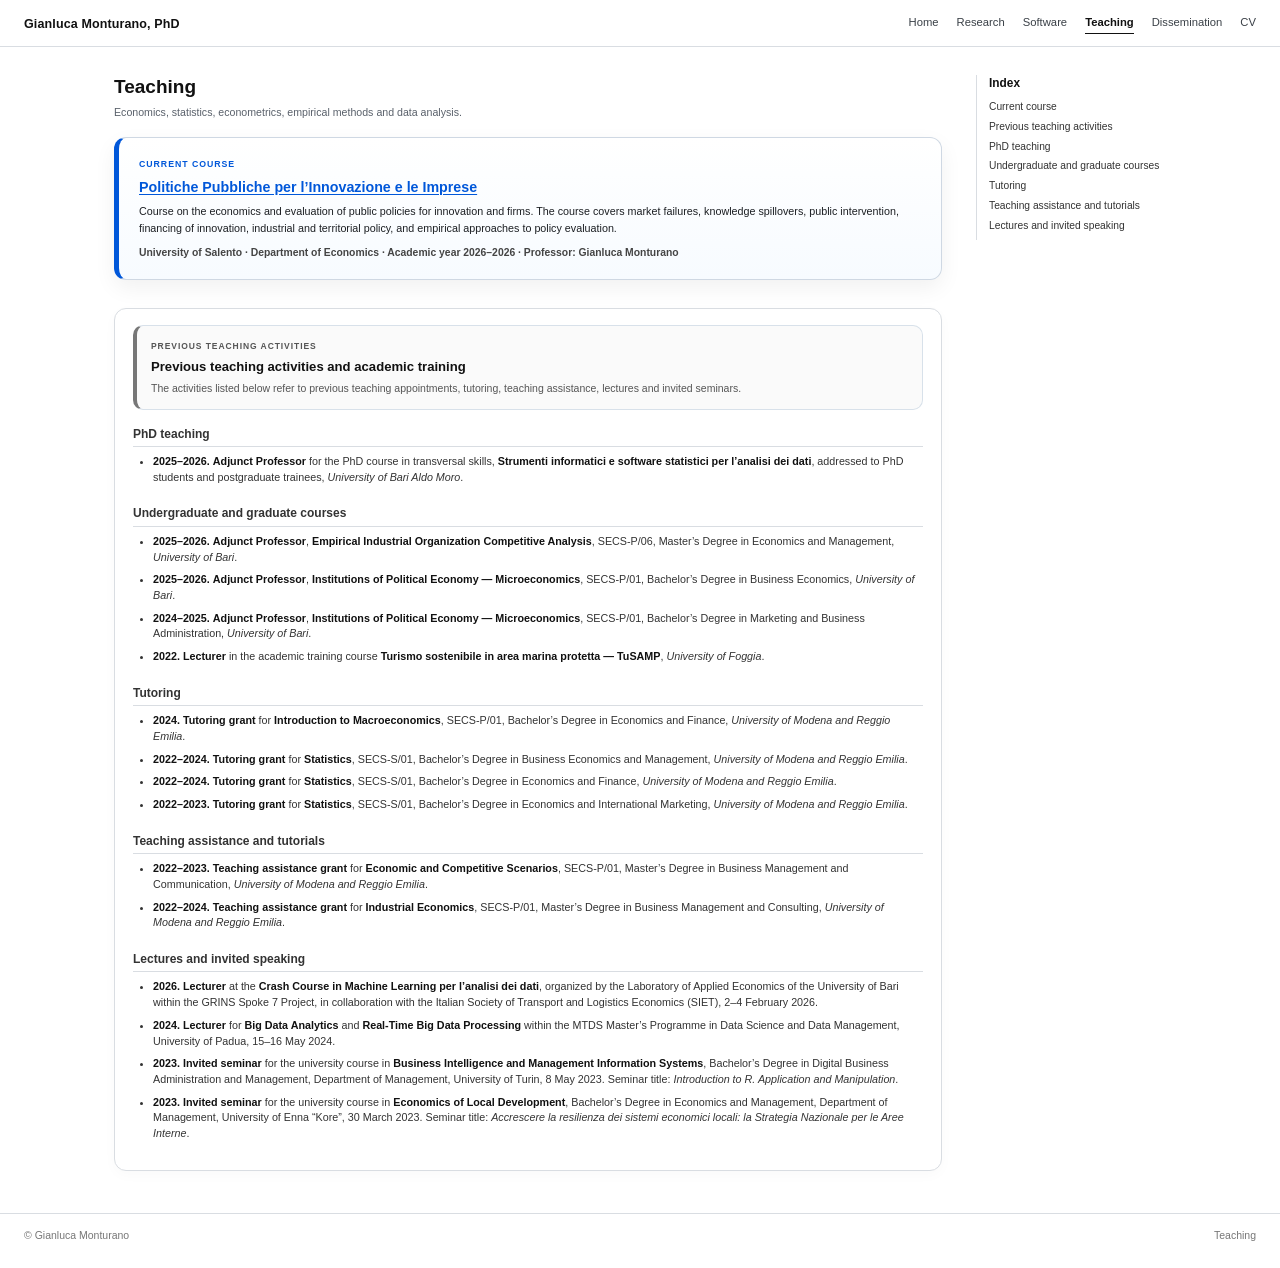
<file: teaching.html>
<!doctype html>
<html lang="en">
<head>
  <meta charset="utf-8">
  <meta name="viewport" content="width=device-width, initial-scale=1">
  <title>Teaching | Gianluca Monturano</title>
  <link rel="stylesheet" href="styles.css">

  <style>
    /* Teaching page only: wider writing area, smaller text, sticky index */
    .teaching-shell{
      max-width:1180px !important;
      width:auto !important;
      margin-left:auto !important;
      margin-right:auto !important;
      display:grid;
      grid-template-columns:minmax(0,1fr) 190px;
      gap:34px;
      align-items:start;
      font-size:.86rem;
      line-height:1.46;
    }

    .teaching-content{
      min-width:0;
    }

    .teaching-content h1{
      font-size:1.52rem;
      margin-bottom:7px;
    }

    .teaching-content h2{
      font-size:.96rem;
      margin-top:20px;
      margin-bottom:7px;
      padding-bottom:3px;
      scroll-margin-top:86px;
    }

    .teaching-content .position{
      font-size:.85rem;
      margin-bottom:17px;
    }

    .teaching-year{
      font-weight:700;
      color:#111;
      white-space:nowrap;
    }

    .teaching-list{
      max-width:none;
    }

    .teaching-list li{
      margin-bottom:7px;
      line-height:1.46;
    }

    .teaching-role{
      font-weight:700;
      color:#111;
    }

    .teaching-course{
      font-weight:700;
      color:#111;
    }

    /* Current course foreground box */
    .current-course-box{
      position:relative;
      border:1px solid #cfd8e3;
      border-left:5px solid #0057d9;
      background:linear-gradient(180deg,#ffffff 0%,#f7fbff 100%);
      padding:18px 20px;
      margin:0 0 28px;
      border-radius:12px;
      box-shadow:0 8px 22px rgba(0,0,0,.06);
    }

    .current-course-label{
      display:inline-block;
      font-size:.70rem;
      font-weight:800;
      letter-spacing:.11em;
      text-transform:uppercase;
      color:#0057d9;
      margin-bottom:7px;
    }

    .current-course-box h2{
      margin-top:0 !important;
      margin-bottom:7px !important;
      padding-bottom:0 !important;
      border-bottom:0 !important;
      font-size:1.14rem !important;
      line-height:1.28;
    }

    .current-course-title-link{
      color:#0057d9;
      text-decoration:underline;
      text-underline-offset:2px;
      font-weight:800;
    }

    .current-course-title-link:hover{
      color:#003f9e;
    }

    .current-course-box p{
      margin:0 0 9px;
      line-height:1.52;
    }

    .current-course-meta{
      color:#444;
      font-size:.83rem;
      margin-bottom:0 !important;
      font-weight:600;
    }

    .page-index{
      position:sticky;
      top:74px;
      align-self:start;
      font-size:.82rem;
      border-left:1px solid var(--rule);
      padding-left:12px;
      color:#333;
    }

    .page-index h2{
      font-size:.95rem;
      margin:0 0 9px;
      padding:0;
      border:0;
    }

    .page-index ul{
      list-style:none;
      padding:0;
      margin:0;
    }

    .page-index li{
      margin:0 0 7px;
      line-height:1.25;
    }

    .page-index a{
      color:#333;
      text-decoration:none;
    }

    .page-index a:hover{
      color:#0057d9;
      text-decoration:underline;
      text-underline-offset:2px;
    }

    @media (max-width:900px){
      .teaching-shell{
        display:block;
        max-width:100% !important;
        font-size:.93rem;
      }

      .page-index{
        position:static;
        border-left:0;
        border-bottom:1px solid var(--rule);
        padding-left:0;
        padding-bottom:12px;
        margin-bottom:18px;
      }

      .page-index ul{
        display:flex;
        flex-wrap:wrap;
        gap:7px 12px;
      }

      .page-index li{
        margin:0;
      }
    }

    /* Previous teaching block: makes clear that everything below the current course refers to past/previous activities */
    .previous-teaching-block{
      margin-top:8px;
      border:1px solid var(--rule);
      border-radius:12px;
      background:#fff;
      padding:16px 18px 18px;
      box-shadow:0 4px 14px rgba(0,0,0,.025);
    }

    .previous-teaching-header{
      border:1px solid #d8e1ea;
      border-left:4px solid #777;
      background:#fafafa;
      border-radius:10px;
      padding:12px 14px;
      margin-bottom:16px;
    }

    .previous-teaching-label{
      display:inline-block;
      font-size:.68rem;
      font-weight:800;
      letter-spacing:.11em;
      text-transform:uppercase;
      color:#555;
      margin-bottom:5px;
    }

    .previous-teaching-header h2{
      margin:0 0 5px !important;
      padding:0 !important;
      border:0 !important;
      font-size:1.05rem !important;
      color:#111;
    }

    .previous-teaching-header p{
      margin:0;
      color:#555;
      font-size:.84rem;
      line-height:1.45;
    }

    .previous-teaching-block > h2{
      color:#333;
      border-bottom:1px solid var(--rule);
      margin-top:20px;
    }

    .previous-teaching-block > h2:first-of-type{
      margin-top:0;
    }

    .previous-teaching-block .teaching-list{
      color:#333;
    }

  </style>
</head>

<body>
<header class="topbar">
  <div class="wrap">
    <div class="nav">
      <a class="name" href="index.html">Gianluca Monturano, PhD</a>

      <nav class="menu" aria-label="Primary navigation">
        <a href="index.html">Home</a>
        <a href="research.html">Research</a>
        <a href="software.html">Software</a>
        <a class="active" href="teaching.html">Teaching</a>
        <a href="dissemination.html">Dissemination</a>
        <a href="cv.html">CV</a>
      </nav>
    </div>
  </div>
</header>

<main class="wrap page teaching-shell">
  <section class="teaching-content">
    <h1>Teaching</h1>
    <p class="position">Economics, statistics, econometrics, empirical methods and data analysis.</p>

    <section id="current-course" class="current-course-box">
      <span class="current-course-label">Current course</span>

      <h2>
        <a class="current-course-title-link" href="/courses/politiche-pubbliche-innovazione-imprese.html">
          Politiche Pubbliche per l’Innovazione e le Imprese
        </a>
      </h2>

      <p>
        Course on the economics and evaluation of public policies for innovation and firms.
        The course covers market failures, knowledge spillovers, public intervention,
        financing of innovation, industrial and territorial policy, and empirical approaches
        to policy evaluation.
      </p>

      <p class="current-course-meta">
        University of Salento · Department of Economics · Academic year 2026–2026 · Professor: Gianluca Monturano
      </p>
    </section>

    <section id="previous-teaching" class="previous-teaching-block">
      <div class="previous-teaching-header">
        <span class="previous-teaching-label">Previous teaching activities</span>
        <h2>Previous teaching activities and academic training</h2>
        <p>
          The activities listed below refer to previous teaching appointments, tutoring,
          teaching assistance, lectures and invited seminars.
        </p>
      </div>

    <h2 id="phd-teaching">PhD teaching</h2>
    <ul class="pubs teaching-list">
      <li>
        <span class="teaching-year">2025–2026.</span>
        <span class="teaching-role">Adjunct Professor</span> for the PhD course in transversal skills,
        <span class="teaching-course">Strumenti informatici e software statistici per l’analisi dei dati</span>,
        addressed to PhD students and postgraduate trainees, <em>University of Bari Aldo Moro</em>.
      </li>
    </ul>

    <h2 id="undergraduate-graduate-courses">Undergraduate and graduate courses</h2>
    <ul class="pubs teaching-list">
      <li>
        <span class="teaching-year">2025–2026.</span>
        <span class="teaching-role">Adjunct Professor</span>,
        <span class="teaching-course">Empirical Industrial Organization Competitive Analysis</span>,
        SECS-P/06, Master’s Degree in Economics and Management, <em>University of Bari</em>.
      </li>

      <li>
        <span class="teaching-year">2025–2026.</span>
        <span class="teaching-role">Adjunct Professor</span>,
        <span class="teaching-course">Institutions of Political Economy — Microeconomics</span>,
        SECS-P/01, Bachelor’s Degree in Business Economics, <em>University of Bari</em>.
      </li>

      <li>
        <span class="teaching-year">2024–2025.</span>
        <span class="teaching-role">Adjunct Professor</span>,
        <span class="teaching-course">Institutions of Political Economy — Microeconomics</span>,
        SECS-P/01, Bachelor’s Degree in Marketing and Business Administration, <em>University of Bari</em>.
      </li>

      <li>
        <span class="teaching-year">2022.</span>
        <span class="teaching-role">Lecturer</span> in the academic training course
        <span class="teaching-course">Turismo sostenibile in area marina protetta — TuSAMP</span>,
        <em>University of Foggia</em>.
      </li>
    </ul>

    <h2 id="tutoring">Tutoring</h2>
    <ul class="pubs teaching-list">
      <li>
        <span class="teaching-year">2024.</span>
        <span class="teaching-role">Tutoring grant</span> for
        <span class="teaching-course">Introduction to Macroeconomics</span>,
        SECS-P/01, Bachelor’s Degree in Economics and Finance,
        <em>University of Modena and Reggio Emilia</em>.
      </li>

      <li>
        <span class="teaching-year">2022–2024.</span>
        <span class="teaching-role">Tutoring grant</span> for
        <span class="teaching-course">Statistics</span>,
        SECS-S/01, Bachelor’s Degree in Business Economics and Management,
        <em>University of Modena and Reggio Emilia</em>.
      </li>

      <li>
        <span class="teaching-year">2022–2024.</span>
        <span class="teaching-role">Tutoring grant</span> for
        <span class="teaching-course">Statistics</span>,
        SECS-S/01, Bachelor’s Degree in Economics and Finance,
        <em>University of Modena and Reggio Emilia</em>.
      </li>

      <li>
        <span class="teaching-year">2022–2023.</span>
        <span class="teaching-role">Tutoring grant</span> for
        <span class="teaching-course">Statistics</span>,
        SECS-S/01, Bachelor’s Degree in Economics and International Marketing,
        <em>University of Modena and Reggio Emilia</em>.
      </li>
    </ul>

    <h2 id="teaching-assistance-tutorials">Teaching assistance and tutorials</h2>
    <ul class="pubs teaching-list">
      <li>
        <span class="teaching-year">2022–2023.</span>
        <span class="teaching-role">Teaching assistance grant</span> for
        <span class="teaching-course">Economic and Competitive Scenarios</span>,
        SECS-P/01, Master’s Degree in Business Management and Communication,
        <em>University of Modena and Reggio Emilia</em>.
      </li>

      <li>
        <span class="teaching-year">2022–2024.</span>
        <span class="teaching-role">Teaching assistance grant</span> for
        <span class="teaching-course">Industrial Economics</span>,
        SECS-P/01, Master’s Degree in Business Management and Consulting,
        <em>University of Modena and Reggio Emilia</em>.
      </li>
    </ul>

    <h2 id="lectures-invited-speaking">Lectures and invited speaking</h2>
    <ul class="pubs teaching-list">
      <li>
        <span class="teaching-year">2026.</span>
        <span class="teaching-role">Lecturer</span> at the
        <span class="teaching-course">Crash Course in Machine Learning per l’analisi dei dati</span>,
        organized by the Laboratory of Applied Economics of the University of Bari within the GRINS Spoke 7 Project,
        in collaboration with the Italian Society of Transport and Logistics Economics (SIET), 2–4 February 2026.
      </li>

      <li>
        <span class="teaching-year">2024.</span>
        <span class="teaching-role">Lecturer</span> for
        <span class="teaching-course">Big Data Analytics</span> and
        <span class="teaching-course">Real-Time Big Data Processing</span>
        within the MTDS Master’s Programme in Data Science and Data Management,
        University of Padua, 15–16 May 2024.
      </li>

      <li>
        <span class="teaching-year">2023.</span>
        <span class="teaching-role">Invited seminar</span> for the university course in
        <span class="teaching-course">Business Intelligence and Management Information Systems</span>,
        Bachelor’s Degree in Digital Business Administration and Management,
        Department of Management, University of Turin, 8 May 2023.
        Seminar title: <em>Introduction to R. Application and Manipulation</em>.
      </li>

      <li>
        <span class="teaching-year">2023.</span>
        <span class="teaching-role">Invited seminar</span> for the university course in
        <span class="teaching-course">Economics of Local Development</span>,
        Bachelor’s Degree in Economics and Management,
        Department of Management, University of Enna “Kore”, 30 March 2023.
        Seminar title: <em>Accrescere la resilienza dei sistemi economici locali: la Strategia Nazionale per le Aree Interne</em>.
      </li>
    </ul>
    </section>
  </section>

  <aside class="page-index" aria-label="Teaching page index">
    <h2>Index</h2>
    <ul>
      <li><a href="#current-course">Current course</a></li>
      <li><a href="#previous-teaching">Previous teaching activities</a></li>
      <li><a href="#phd-teaching">PhD teaching</a></li>
      <li><a href="#undergraduate-graduate-courses">Undergraduate and graduate courses</a></li>
      <li><a href="#tutoring">Tutoring</a></li>
      <li><a href="#teaching-assistance-tutorials">Teaching assistance and tutorials</a></li>
      <li><a href="#lectures-invited-speaking">Lectures and invited speaking</a></li>
    </ul>
  </aside>
</main>

<footer class="footer">
  <div class="wrap footer-inner">
    <span>© Gianluca Monturano</span>
    <span>Teaching</span>
  </div>
</footer>
</body>
</html>
</file>
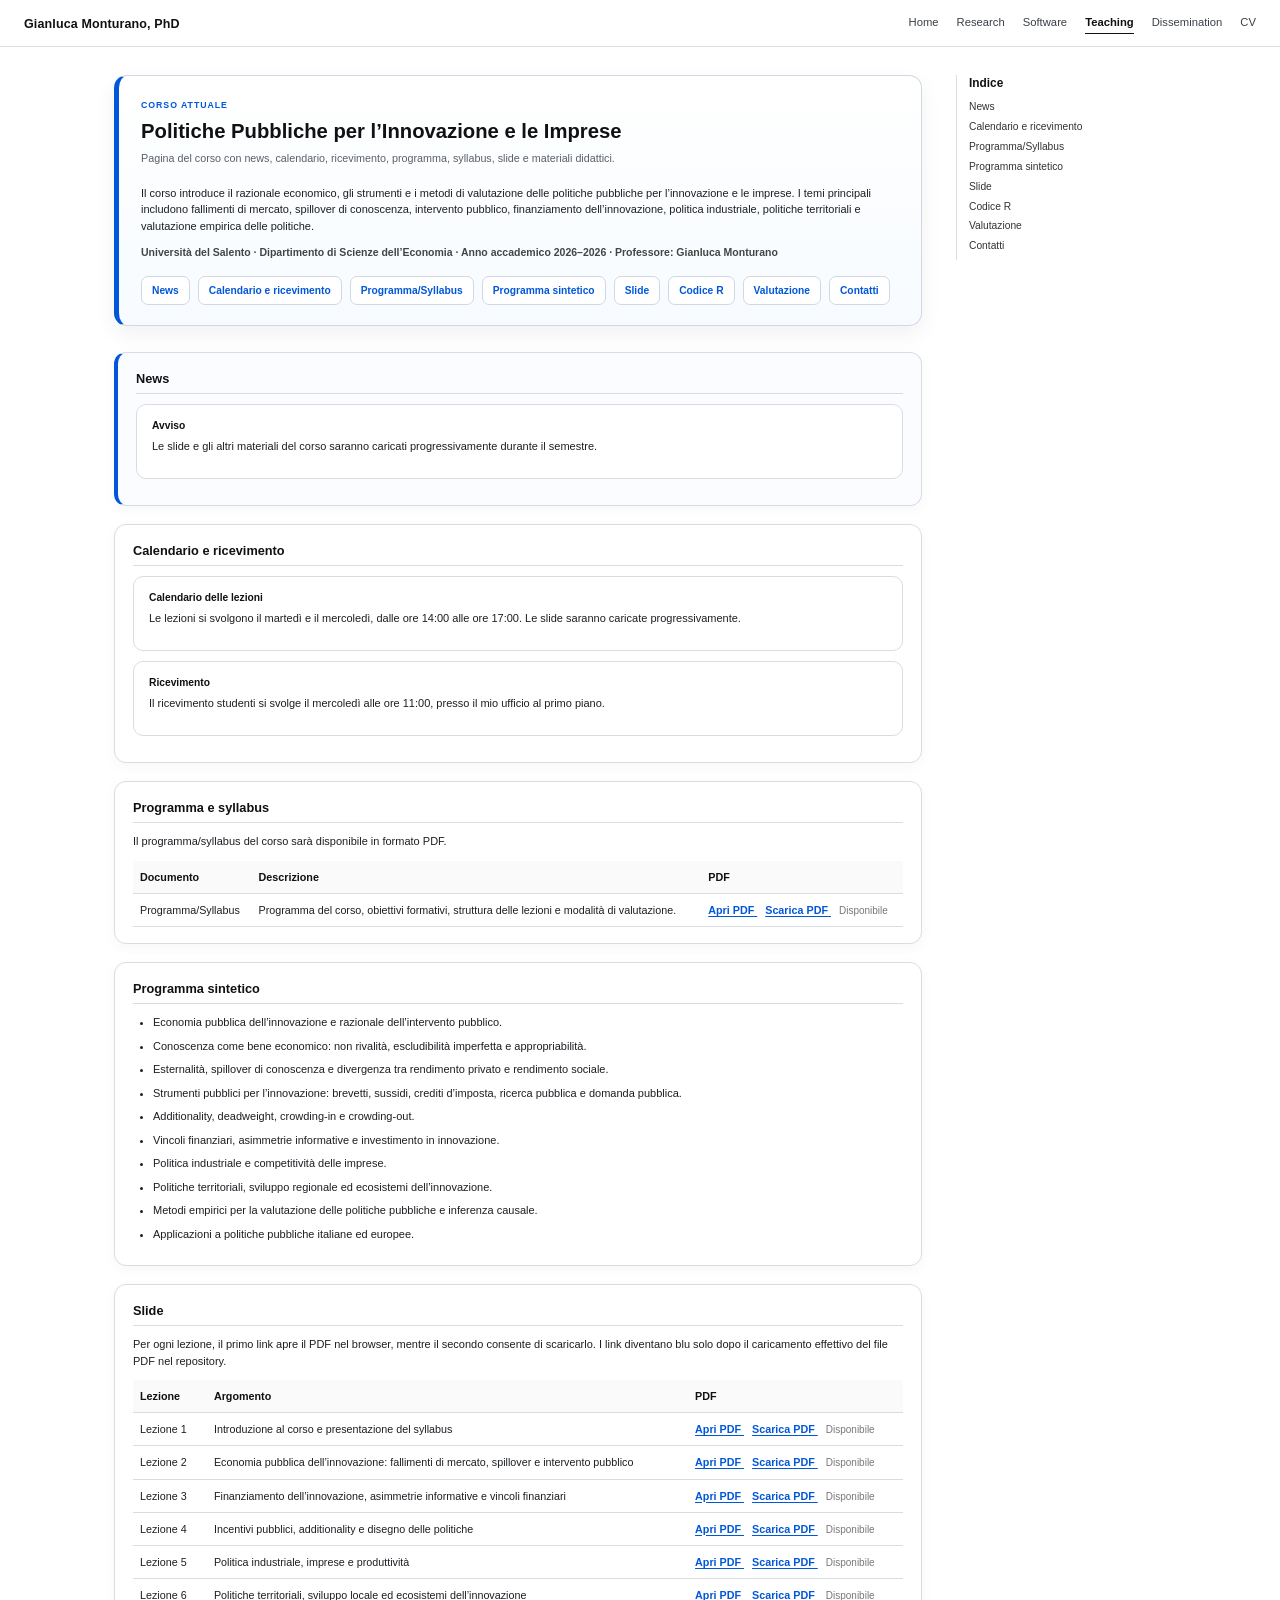
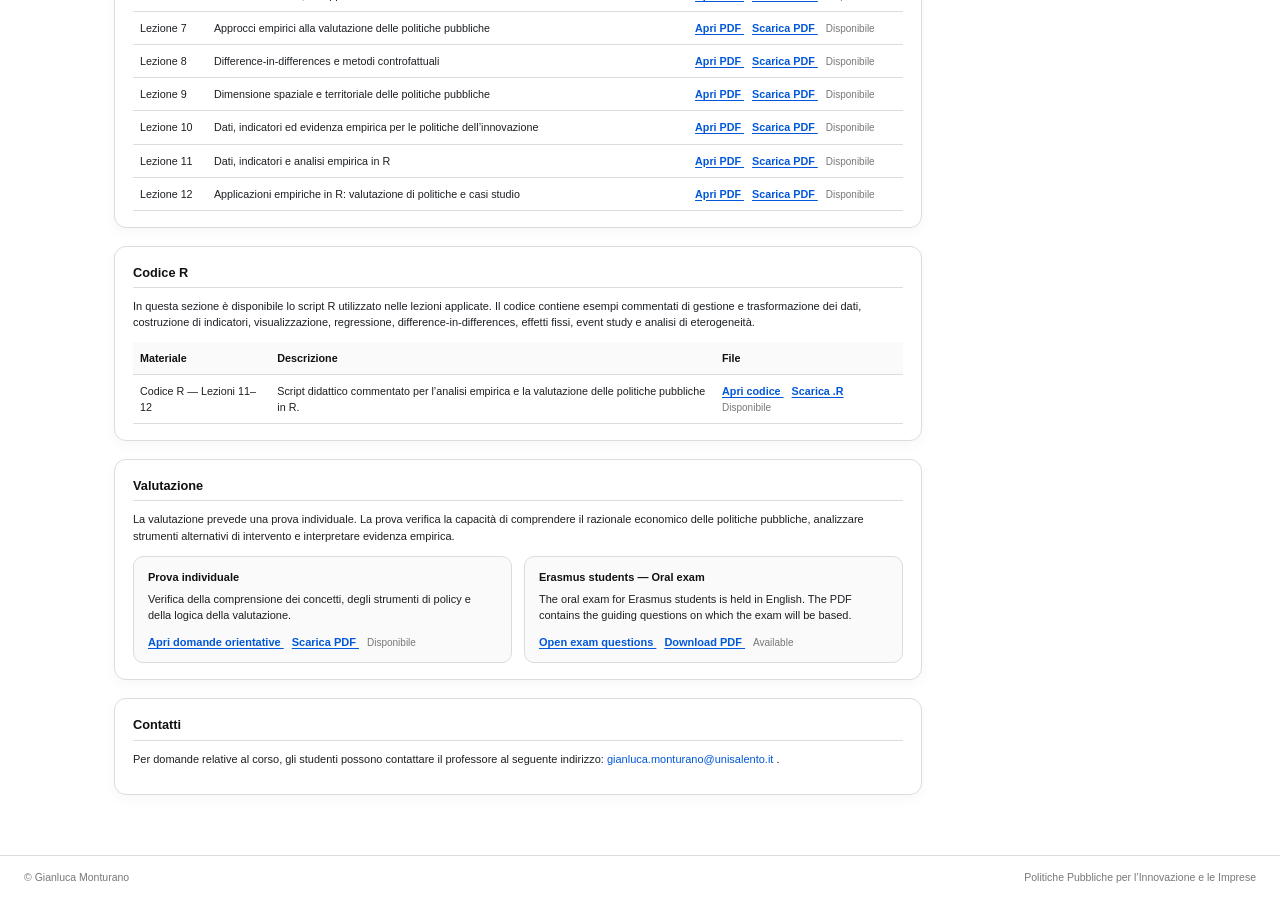
<file: courses/politiche-pubbliche-innovazione-imprese.html>
<!doctype html>
<html lang="it">
<head>
  <meta charset="utf-8">
  <meta name="viewport" content="width=device-width, initial-scale=1">
  <title>Politiche Pubbliche per l’Innovazione e le Imprese | Gianluca Monturano</title>
  <link rel="stylesheet" href="../styles.css">

  <style>
    .course-shell{
      max-width:1180px !important;
      width:auto !important;
      margin-left:auto !important;
      margin-right:auto !important;
      display:grid;
      grid-template-columns:minmax(0,1fr) 210px;
      gap:34px;
      align-items:start;
      font-size:.88rem;
      line-height:1.5;
    }

    .course-content{
      min-width:0;
    }

    .course-content h1{
      font-size:1.62rem;
      margin-bottom:7px;
    }

    .course-content h2{
      font-size:1.02rem;
      margin-top:0;
      margin-bottom:10px;
      padding-bottom:5px;
      border-bottom:1px solid var(--rule);
      scroll-margin-top:86px;
    }

    .course-content .position{
      font-size:.86rem;
      margin-bottom:18px;
    }

    .course-hero{
      position:relative;
      border:1px solid #cfd8e3;
      border-left:5px solid #0057d9;
      background:linear-gradient(180deg,#ffffff 0%,#f7fbff 100%);
      border-radius:13px;
      padding:20px 22px;
      margin-bottom:26px;
      box-shadow:0 8px 22px rgba(0,0,0,.06);
    }

    .course-label{
      display:inline-block;
      font-size:.70rem;
      font-weight:800;
      letter-spacing:.11em;
      text-transform:uppercase;
      color:#0057d9;
      margin-bottom:7px;
    }

    .course-meta{
      color:#444;
      font-size:.84rem;
      margin-top:10px;
      font-weight:600;
    }

    .quick-links{
      display:flex;
      flex-wrap:wrap;
      gap:8px;
      margin-top:15px;
    }

    .quick-links a{
      display:inline-block;
      border:1px solid #cfd8e3;
      background:white;
      color:#0057d9;
      text-decoration:none;
      padding:6px 10px;
      border-radius:7px;
      font-size:.82rem;
      font-weight:700;
    }

    .quick-links a:hover{
      text-decoration:underline;
      text-underline-offset:2px;
      background:#f7fbff;
    }

    .course-section-card{
      border:1px solid var(--rule);
      background:#fff;
      border-radius:12px;
      padding:16px 18px;
      margin:0 0 18px;
      box-shadow:0 4px 14px rgba(0,0,0,.035);
    }

    .course-section-card.highlight{
      background:#fafcff;
      border-left:4px solid #0057d9;
    }

    .notice-box{
      border:1px solid var(--rule);
      background:#fff;
      border-radius:10px;
      padding:13px 15px;
      margin-bottom:10px;
    }

    .notice-date{
      font-weight:700;
      color:#111;
      font-size:.82rem;
      margin-bottom:4px;
    }

    .course-table{
      width:100%;
      border-collapse:collapse;
      margin-top:8px;
      font-size:.86rem;
    }

    .course-table th,
    .course-table td{
      border-bottom:1px solid var(--rule);
      padding:8px 7px;
      vertical-align:top;
      text-align:left;
    }

    .course-table th{
      font-weight:700;
      color:#111;
      background:#fafafa;
    }

    .course-list{
      max-width:none;
      margin-bottom:0;
    }

    .course-list li{
      margin-bottom:7px;
      line-height:1.5;
    }

    .file-actions{
      white-space:nowrap;
    }

    .file-link{
      color:#999;
      text-decoration:none;
      font-weight:700;
      margin-right:8px;
      pointer-events:none;
      cursor:default;
    }

    .file-link.available{
      color:#0057d9;
      text-decoration:underline;
      text-underline-offset:2px;
      pointer-events:auto;
      cursor:pointer;
    }

    .file-status{
      color:#777;
      font-size:.8rem;
    }

    .assessment-grid{
      display:grid;
      grid-template-columns:1fr 1fr;
      gap:12px;
      margin-top:12px;
    }

    .assessment-card{
      border:1px solid var(--rule);
      background:#fafafa;
      border-radius:10px;
      padding:12px 14px;
    }

    .assessment-card strong{
      display:block;
      color:#111;
      margin-bottom:5px;
    }

    .assessment-card p{
      margin-top:0;
      margin-bottom:10px;
    }

    .page-index{
      position:sticky;
      top:74px;
      align-self:start;
      font-size:.82rem;
      border-left:1px solid var(--rule);
      padding-left:12px;
      color:#333;
    }

    .page-index h2{
      font-size:.95rem;
      margin:0 0 9px;
      padding:0;
      border:0;
    }

    .page-index ul{
      list-style:none;
      padding:0;
      margin:0;
    }

    .page-index li{
      margin:0 0 7px;
      line-height:1.25;
    }

    .page-index a{
      color:#333;
      text-decoration:none;
    }

    .page-index a:hover{
      color:#0057d9;
      text-decoration:underline;
      text-underline-offset:2px;
    }

    @media (max-width:900px){
      .course-shell{
        display:block;
        max-width:100% !important;
        font-size:.93rem;
      }

      .page-index{
        position:static;
        border-left:0;
        border-bottom:1px solid var(--rule);
        padding-left:0;
        padding-bottom:12px;
        margin-bottom:18px;
      }

      .page-index ul{
        display:flex;
        flex-wrap:wrap;
        gap:7px 12px;
      }

      .page-index li{
        margin:0;
      }

      .file-actions{
        white-space:normal;
      }

      .assessment-grid{
        grid-template-columns:1fr;
      }
    }
  </style>
</head>

<body>

<header class="topbar">
  <div class="wrap">
    <div class="nav">

      <a class="name" href="../index.html">
        Gianluca Monturano, PhD
      </a>

      <nav class="menu" aria-label="Navigazione principale">
        <a href="../index.html">Home</a>
        <a href="../research.html">Research</a>
        <a href="../software.html">Software</a>
        <a class="active" href="../teaching.html">Teaching</a>
        <a href="../dissemination.html">Dissemination</a>
        <a href="../cv.html">CV</a>
      </nav>

    </div>
  </div>
</header>


<main class="wrap page course-shell">

  <section class="course-content">

    <section class="course-hero">

      <span class="course-label">
        Corso attuale
      </span>

      <h1>
        Politiche Pubbliche per l’Innovazione e le Imprese
      </h1>

      <p class="position">
        Pagina del corso con news, calendario, ricevimento,
        programma, syllabus, slide e materiali didattici.
      </p>

      <p>
        Il corso introduce il razionale economico, gli strumenti e i metodi di valutazione
        delle politiche pubbliche per l’innovazione e le imprese. I temi principali includono
        fallimenti di mercato, spillover di conoscenza, intervento pubblico, finanziamento
        dell’innovazione, politica industriale, politiche territoriali e valutazione empirica
        delle politiche.
      </p>

      <p class="course-meta">
        Università del Salento · Dipartimento di Scienze dell’Economia ·
        Anno accademico 2026–2026 · Professore: Gianluca Monturano
      </p>

      <div class="quick-links">
        <a href="#news">News</a>
        <a href="#calendario-ricevimento">Calendario e ricevimento</a>
        <a href="#programma-syllabus">Programma/Syllabus</a>
        <a href="#programma-sintetico">Programma sintetico</a>
        <a href="#slide">Slide</a>
        <a href="#codice-r">Codice R</a>
        <a href="#valutazione">Valutazione</a>
        <a href="#contatti">Contatti</a>
      </div>

    </section>


    <section id="news" class="course-section-card highlight">

      <h2>News</h2>

      <div class="notice-box">
        <div class="notice-date">Avviso</div>

        <p>
          Le slide e gli altri materiali del corso saranno caricati
          progressivamente durante il semestre.
        </p>
      </div>

    </section>


    <section id="calendario-ricevimento" class="course-section-card">

      <h2>Calendario e ricevimento</h2>

      <div class="notice-box">

        <div class="notice-date">
          Calendario delle lezioni
        </div>

        <p>
          Le lezioni si svolgono il martedì e il mercoledì,
          dalle ore 14:00 alle ore 17:00.
          Le slide saranno caricate progressivamente.
        </p>

      </div>

      <div class="notice-box">

        <div class="notice-date">
          Ricevimento
        </div>

        <p>
          Il ricevimento studenti si svolge il mercoledì
          alle ore 11:00, presso il mio ufficio al primo piano.
        </p>

      </div>

    </section>


    <section id="programma-syllabus" class="course-section-card">

      <h2>Programma e syllabus</h2>

      <p>
        Il programma/syllabus del corso sarà disponibile
        in formato PDF.
      </p>

      <table class="course-table">

        <thead>
          <tr>
            <th>Documento</th>
            <th>Descrizione</th>
            <th>PDF</th>
          </tr>
        </thead>

        <tbody>

          <tr>

            <td>
              Programma/Syllabus
            </td>

            <td>
              Programma del corso, obiettivi formativi,
              struttura delle lezioni e modalità di valutazione.
            </td>

            <td class="file-actions">

              <a
                class="file-link"
                data-file="politiche-pubbliche-innovazione-imprese/syllabus/syllabus.pdf"
                target="_blank"
                rel="noopener"
              >
                Apri PDF
              </a>

              <a
                class="file-link"
                data-file="politiche-pubbliche-innovazione-imprese/syllabus/syllabus.pdf"
                download
              >
                Scarica PDF
              </a>

              <span class="file-status">
                Non ancora disponibile
              </span>

            </td>

          </tr>

        </tbody>

      </table>

    </section>


    <section id="programma-sintetico" class="course-section-card">

      <h2>Programma sintetico</h2>

      <ul class="pubs course-list">

        <li>
          Economia pubblica dell’innovazione
          e razionale dell’intervento pubblico.
        </li>

        <li>
          Conoscenza come bene economico:
          non rivalità, escludibilità imperfetta
          e appropriabilità.
        </li>

        <li>
          Esternalità, spillover di conoscenza
          e divergenza tra rendimento privato
          e rendimento sociale.
        </li>

        <li>
          Strumenti pubblici per l’innovazione:
          brevetti, sussidi, crediti d’imposta,
          ricerca pubblica e domanda pubblica.
        </li>

        <li>
          Additionality, deadweight,
          crowding-in e crowding-out.
        </li>

        <li>
          Vincoli finanziari,
          asimmetrie informative
          e investimento in innovazione.
        </li>

        <li>
          Politica industriale
          e competitività delle imprese.
        </li>

        <li>
          Politiche territoriali,
          sviluppo regionale
          ed ecosistemi dell’innovazione.
        </li>

        <li>
          Metodi empirici per la valutazione
          delle politiche pubbliche
          e inferenza causale.
        </li>

        <li>
          Applicazioni a politiche pubbliche
          italiane ed europee.
        </li>

      </ul>

    </section>


    <section id="slide" class="course-section-card">

      <h2>Slide</h2>

      <p>
        Per ogni lezione, il primo link apre il PDF nel browser,
        mentre il secondo consente di scaricarlo.
        I link diventano blu solo dopo il caricamento effettivo
        del file PDF nel repository.
      </p>

      <table class="course-table">

        <thead>
          <tr>
            <th>Lezione</th>
            <th>Argomento</th>
            <th>PDF</th>
          </tr>
        </thead>

        <tbody>

          <tr>

            <td>Lezione 1</td>

            <td>
              Introduzione al corso e presentazione del syllabus
            </td>

            <td class="file-actions">

              <a
                class="file-link"
                data-file="politiche-pubbliche-innovazione-imprese/slides/lezione-01.pdf"
                target="_blank"
                rel="noopener"
              >
                Apri PDF
              </a>

              <a
                class="file-link"
                data-file="politiche-pubbliche-innovazione-imprese/slides/lezione-01.pdf"
                download
              >
                Scarica PDF
              </a>

              <span class="file-status">
                Non ancora disponibile
              </span>

            </td>

          </tr>


          <tr>

            <td>Lezione 2</td>

            <td>
              Economia pubblica dell’innovazione:
              fallimenti di mercato, spillover
              e intervento pubblico
            </td>

            <td class="file-actions">

              <a
                class="file-link"
                data-file="politiche-pubbliche-innovazione-imprese/slides/lezione-02.pdf"
                target="_blank"
                rel="noopener"
              >
                Apri PDF
              </a>

              <a
                class="file-link"
                data-file="politiche-pubbliche-innovazione-imprese/slides/lezione-02.pdf"
                download
              >
                Scarica PDF
              </a>

              <span class="file-status">
                Non ancora disponibile
              </span>

            </td>

          </tr>


          <tr>

            <td>Lezione 3</td>

            <td>
              Finanziamento dell’innovazione,
              asimmetrie informative
              e vincoli finanziari
            </td>

            <td class="file-actions">

              <a
                class="file-link"
                data-file="politiche-pubbliche-innovazione-imprese/slides/lezione-03.pdf"
                target="_blank"
                rel="noopener"
              >
                Apri PDF
              </a>

              <a
                class="file-link"
                data-file="politiche-pubbliche-innovazione-imprese/slides/lezione-03.pdf"
                download
              >
                Scarica PDF
              </a>

              <span class="file-status">
                Non ancora disponibile
              </span>

            </td>

          </tr>


          <tr>

            <td>Lezione 4</td>

            <td>
              Incentivi pubblici,
              additionality
              e disegno delle politiche
            </td>

            <td class="file-actions">

              <a
                class="file-link"
                data-file="politiche-pubbliche-innovazione-imprese/slides/lezione-04.pdf"
                target="_blank"
                rel="noopener"
              >
                Apri PDF
              </a>

              <a
                class="file-link"
                data-file="politiche-pubbliche-innovazione-imprese/slides/lezione-04.pdf"
                download
              >
                Scarica PDF
              </a>

              <span class="file-status">
                Non ancora disponibile
              </span>

            </td>

          </tr>


          <tr>

            <td>Lezione 5</td>

            <td>
              Politica industriale,
              imprese e produttività
            </td>

            <td class="file-actions">

              <a
                class="file-link"
                data-file="politiche-pubbliche-innovazione-imprese/slides/lezione-05.pdf"
                target="_blank"
                rel="noopener"
              >
                Apri PDF
              </a>

              <a
                class="file-link"
                data-file="politiche-pubbliche-innovazione-imprese/slides/lezione-05.pdf"
                download
              >
                Scarica PDF
              </a>

              <span class="file-status">
                Non ancora disponibile
              </span>

            </td>

          </tr>


          <tr>

            <td>Lezione 6</td>

            <td>
              Politiche territoriali,
              sviluppo locale
              ed ecosistemi dell’innovazione
            </td>

            <td class="file-actions">

              <a
                class="file-link"
                data-file="politiche-pubbliche-innovazione-imprese/slides/lezione-06.pdf"
                target="_blank"
                rel="noopener"
              >
                Apri PDF
              </a>

              <a
                class="file-link"
                data-file="politiche-pubbliche-innovazione-imprese/slides/lezione-06.pdf"
                download
              >
                Scarica PDF
              </a>

              <span class="file-status">
                Non ancora disponibile
              </span>

            </td>

          </tr>


          <tr>

            <td>Lezione 7</td>

            <td>
              Approcci empirici alla valutazione
              delle politiche pubbliche
            </td>

            <td class="file-actions">

              <a
                class="file-link"
                data-file="politiche-pubbliche-innovazione-imprese/slides/lezione-07.pdf"
                target="_blank"
                rel="noopener"
              >
                Apri PDF
              </a>

              <a
                class="file-link"
                data-file="politiche-pubbliche-innovazione-imprese/slides/lezione-07.pdf"
                download
              >
                Scarica PDF
              </a>

              <span class="file-status">
                Non ancora disponibile
              </span>

            </td>

          </tr>


          <tr>

            <td>Lezione 8</td>

            <td>
              Difference-in-differences
              e metodi controfattuali
            </td>

            <td class="file-actions">

              <a
                class="file-link"
                data-file="politiche-pubbliche-innovazione-imprese/slides/lezione-08.pdf"
                target="_blank"
                rel="noopener"
              >
                Apri PDF
              </a>

              <a
                class="file-link"
                data-file="politiche-pubbliche-innovazione-imprese/slides/lezione-08.pdf"
                download
              >
                Scarica PDF
              </a>

              <span class="file-status">
                Non ancora disponibile
              </span>

            </td>

          </tr>


          <tr>

            <td>Lezione 9</td>

            <td>
              Dimensione spaziale e territoriale
              delle politiche pubbliche
            </td>

            <td class="file-actions">

              <a
                class="file-link"
                data-file="politiche-pubbliche-innovazione-imprese/slides/lezione-09.pdf"
                target="_blank"
                rel="noopener"
              >
                Apri PDF
              </a>

              <a
                class="file-link"
                data-file="politiche-pubbliche-innovazione-imprese/slides/lezione-09.pdf"
                download
              >
                Scarica PDF
              </a>

              <span class="file-status">
                Non ancora disponibile
              </span>

            </td>

          </tr>


          <tr>

            <td>Lezione 10</td>

            <td>
              Dati, indicatori ed evidenza empirica
              per le politiche dell’innovazione
            </td>

            <td class="file-actions">

              <a
                class="file-link"
                data-file="politiche-pubbliche-innovazione-imprese/slides/lezione-10.pdf"
                target="_blank"
                rel="noopener"
              >
                Apri PDF
              </a>

              <a
                class="file-link"
                data-file="politiche-pubbliche-innovazione-imprese/slides/lezione-10.pdf"
                download
              >
                Scarica PDF
              </a>

              <span class="file-status">
                Non ancora disponibile
              </span>

            </td>

          </tr>


          <tr>

            <td>Lezione 11</td>

            <td>
              Dati, indicatori
              e analisi empirica in R
            </td>

            <td class="file-actions">

              <a
                class="file-link"
                data-file="politiche-pubbliche-innovazione-imprese/slides/lezione-11.pdf"
                target="_blank"
                rel="noopener"
              >
                Apri PDF
              </a>

              <a
                class="file-link"
                data-file="politiche-pubbliche-innovazione-imprese/slides/lezione-11.pdf"
                download
              >
                Scarica PDF
              </a>

              <span class="file-status">
                Non ancora disponibile
              </span>

            </td>

          </tr>


          <tr>

            <td>Lezione 12</td>

            <td>
              Applicazioni empiriche in R:
              valutazione di politiche
              e casi studio
            </td>

            <td class="file-actions">

              <a
                class="file-link"
                data-file="politiche-pubbliche-innovazione-imprese/slides/lezione-12.pdf"
                target="_blank"
                rel="noopener"
              >
                Apri PDF
              </a>

              <a
                class="file-link"
                data-file="politiche-pubbliche-innovazione-imprese/slides/lezione-12.pdf"
                download
              >
                Scarica PDF
              </a>

              <span class="file-status">
                Non ancora disponibile
              </span>

            </td>

          </tr>

        </tbody>

      </table>

    </section>


    <!-- =====================================================
         CODICE R
         ===================================================== -->

    <section id="codice-r" class="course-section-card">

  <h2>Codice R</h2>

  <p>
    In questa sezione è disponibile lo script R utilizzato nelle lezioni applicate.
    Il codice contiene esempi commentati di gestione e trasformazione dei dati,
    costruzione di indicatori, visualizzazione, regressione,
    difference-in-differences, effetti fissi, event study
    e analisi di eterogeneità.
  </p>

  <table class="course-table">

    <thead>
      <tr>
        <th>Materiale</th>
        <th>Descrizione</th>
        <th>File</th>
      </tr>
    </thead>

    <tbody>

      <tr>

        <td>
          Codice R — Lezioni 11–12
        </td>

        <td>
          Script didattico commentato per l’analisi empirica
          e la valutazione delle politiche pubbliche in R.
        </td>

        <td>

          <a
            class="file-link available"
            href="politiche-pubbliche-innovazione-imprese/cod.R"
            target="_blank"
            rel="noopener"
          >
            Apri codice
          </a>

          <a
            class="file-link available"
            href="politiche-pubbliche-innovazione-imprese/cod.R"
            download
          >
            Scarica .R
          </a>

          <span class="file-status">
            Disponibile
          </span>

        </td>

      </tr>

    </tbody>

  </table>

</section>


    <!-- =====================================================
         VALUTAZIONE
         ===================================================== -->

    <section id="valutazione" class="course-section-card">

      <h2>Valutazione</h2>

      <p>
        La valutazione prevede una prova individuale.
        La prova verifica la capacità di comprendere
        il razionale economico delle politiche pubbliche,
        analizzare strumenti alternativi di intervento
        e interpretare evidenza empirica.
      </p>


      <div class="assessment-grid">


        <!-- PROVA INDIVIDUALE -->

        <div class="assessment-card">

          <strong>
            Prova individuale
          </strong>

          <p>
            Verifica della comprensione dei concetti,
            degli strumenti di policy
            e della logica della valutazione.
          </p>


          <div class="file-actions">

            <a
              class="file-link"
              data-file="politiche-pubbliche-innovazione-imprese/preparazione/domande-orale.pdf"
              target="_blank"
              rel="noopener"
            >
              Apri domande orientative
            </a>

            <a
              class="file-link"
              data-file="politiche-pubbliche-innovazione-imprese/preparazione/domande-orale.pdf"
              download
            >
              Scarica PDF
            </a>

            <span class="file-status">
              Non ancora disponibile
            </span>

          </div>

        </div>


        <!-- ERASMUS -->

        <div class="assessment-card">

          <strong>
            Erasmus students — Oral exam
          </strong>

          <p>
            The oral exam for Erasmus students is held in English.
            The PDF contains the guiding questions
            on which the exam will be based.
          </p>


          <div class="file-actions">

            <a
              class="file-link"
              data-file="politiche-pubbliche-innovazione-imprese/preparazione/exam-questions-erasmus.pdf"
              target="_blank"
              rel="noopener"
            >
              Open exam questions
            </a>

            <a
              class="file-link"
              data-file="politiche-pubbliche-innovazione-imprese/preparazione/exam-questions-erasmus.pdf"
              download
            >
              Download PDF
            </a>

            <span
              class="file-status"
              data-available-text="Available"
              data-unavailable-text="Not yet available"
            >
              Not yet available
            </span>

          </div>

        </div>

      </div>

    </section>


    <section id="contatti" class="course-section-card">

      <h2>Contatti</h2>

      <p>
        Per domande relative al corso,
        gli studenti possono contattare il professore
        al seguente indirizzo:

        <a href="mailto:gianluca.monturano@unisalento.it">
          gianluca.monturano@unisalento.it
        </a>.
      </p>

    </section>

  </section>


  <aside
    class="page-index"
    aria-label="Indice della pagina del corso"
  >

    <h2>Indice</h2>

    <ul>
      <li><a href="#news">News</a></li>

      <li>
        <a href="#calendario-ricevimento">
          Calendario e ricevimento
        </a>
      </li>

      <li>
        <a href="#programma-syllabus">
          Programma/Syllabus
        </a>
      </li>

      <li>
        <a href="#programma-sintetico">
          Programma sintetico
        </a>
      </li>

      <li>
        <a href="#slide">
          Slide
        </a>
      </li>

      <li>
        <a href="#codice-r">
          Codice R
        </a>
      </li>

      <li>
        <a href="#valutazione">
          Valutazione
        </a>
      </li>

      <li>
        <a href="#contatti">
          Contatti
        </a>
      </li>
    </ul>

  </aside>

</main>


<footer class="footer">

  <div class="wrap footer-inner">

    <span>
      © Gianluca Monturano
    </span>

    <span>
      Politiche Pubbliche per l’Innovazione e le Imprese
    </span>

  </div>

</footer>


<script>

  document
    .querySelectorAll(".file-actions")
    .forEach(group => {

      const links =
        group.querySelectorAll(".file-link");

      const status =
        group.querySelector(".file-status");

      const file =
        links[0]?.dataset.file;


      if (!file) return;


      fetch(file, {
        method: "HEAD"
      })

        .then(response => {

          if (response.ok) {

            links.forEach(link => {

              link.href = file;

              link.classList.add(
                "available"
              );

            });


            if (status) {

              status.textContent =
                status.dataset.availableText
                || "Disponibile";

            }

          }

          else {

            if (status) {

              status.textContent =
                status.dataset.unavailableText
                || "Non ancora disponibile";

            }

          }

        })

        .catch(() => {

          if (status) {

            status.textContent =
              status.dataset.unavailableText
              || "Non ancora disponibile";

          }

        });

    });

</script>

</body>
</html>
</file>
<file: styles.css>
:root{
  --text:#1c1f23;
  --muted:#59606a;
  --light:#f6f7f8;
  --rule:#d9dde2;
  --link:#224b72;
  --max:940px;
}
*{box-sizing:border-box}
html{font-size:12.5px}
body{margin:0;color:var(--text);background:#fff;font-family:Arial, Helvetica, sans-serif;line-height:1.48;-webkit-font-smoothing:antialiased}
a{color:var(--link);text-decoration:none}
a:hover{text-decoration:underline}
.wrap{max-width:var(--max);margin:0 auto;padding:0 18px}
.topbar{border-bottom:1px solid var(--rule);margin-bottom:28px;background:#fff}
.nav{display:flex;justify-content:space-between;gap:20px;align-items:center;padding:14px 0 12px}
.name{font-size:1rem;font-weight:700;color:#111;white-space:nowrap;letter-spacing:.01em}
.menu{display:flex;gap:18px;flex-wrap:wrap;justify-content:flex-end}
.menu a{font-size:.9rem;color:#3a4047}
.menu a.active{font-weight:700;color:#111;border-bottom:1px solid #111;padding-bottom:2px;text-decoration:none}
.home-layout{display:grid;grid-template-columns:205px minmax(0,1fr);gap:44px;align-items:start}
.sidebar{font-size:.86rem;color:var(--muted)}
.profile-photo{width:142px;height:142px;border-radius:50%;overflow:hidden;border:1px solid var(--rule);display:block;object-fit:cover;background:#eef2f5;margin:0 0 14px}
.side-block{margin:0 0 16px}
.side-title{font-weight:700;color:#37414a;margin-bottom:7px;font-size:.78rem;text-transform:uppercase;letter-spacing:.08em}
.side-small{margin:0 0 8px;line-height:1.55}
.profile-icons,.icon-grid{display:flex;flex-wrap:wrap;gap:8px 9px;align-items:center}
.profile-icons{max-width:170px}
.icon-grid{margin-top:8px}
.icon-link{
  display:inline-flex;
  align-items:center;
  justify-content:center;
  width:31px;
  height:31px;
  border:1px solid var(--rule);
  border-radius:999px;
  background:#fff;
  color:#333;
  transition:transform .12s ease,border-color .12s ease,box-shadow .12s ease,background-color .12s ease;
  text-decoration:none;
}
.icon-link:hover{
  transform:translateY(-1px);
  border-color:#aeb8c2;
  background:#fff;
  box-shadow:0 2px 6px rgba(0,0,0,.08);
  text-decoration:none;
}
.icon-link img{
  width:17px;
  height:17px;
  display:block;
  opacity:1;
  filter:none;
}
.icon-link:hover img{
  opacity:1;
  filter:none;
}
.icon-link.labelled{width:auto;height:auto;min-height:30px;padding:0 10px;border-radius:999px;gap:6px;font-size:.82rem;line-height:1.1}
.icon-label{display:none}
.content,.page{max-width:690px}
.page{margin:0 auto}
h1{font-size:1.42rem;line-height:1.22;margin:0 0 8px;font-weight:700;color:#111}
h2{font-size:1rem;margin:23px 0 8px;padding-bottom:4px;border-bottom:1px solid var(--rule);font-weight:700;color:#111}
h3{font-size:.95rem;margin:16px 0 5px;font-weight:700;color:#111}
.position{color:var(--muted);margin:0 0 16px}
.muted{color:var(--muted)}
p{margin:0 0 11px}
ul,ol{margin-top:6px;padding-left:20px}
.compact-list li{margin-bottom:4px}
.pubs li{margin-bottom:8px}
.small-pubs li{margin-bottom:5px}
.links-list{list-style:none;padding-left:0;margin:6px 0}
.links-list li{margin-bottom:4px}
.tagline{font-size:.95rem;color:#2c333a}
.quote{font-family:Georgia,serif;color:#444;border-left:2px solid var(--rule);padding-left:12px;margin:18px 0}
.note{font-size:.88rem;color:var(--muted)}
code{font-family:"SFMono-Regular",Consolas,"Liberation Mono",monospace;font-size:.9em;background:#f6f6f6;padding:1px 3px;border-radius:2px}
.footer{border-top:1px solid var(--rule);margin-top:42px;padding:14px 0 24px;color:#777;font-size:.84rem}
.footer-inner{display:flex;justify-content:space-between;gap:18px;flex-wrap:wrap}
@media (max-width:720px){
  html{font-size:12.5px}
  .nav{display:block}
  .name{display:block;margin-bottom:9px}
  .menu{justify-content:flex-start;gap:12px}
  .home-layout{display:block}
  .sidebar{margin-bottom:24px}
  .profile-photo{width:118px;height:118px}
  .profile-icons,.icon-grid{max-width:100%}
  h1{font-size:1.3rem}
  .topbar{margin-bottom:21px}
}


/* Round colored academic/social profile badges */
.icon-link[title="Google Scholar"]{border-color:#d3e2ff;background:#f6f9ff}
.icon-link[title="ORCID"]{border-color:#d8edbf;background:#fbfff6}
.icon-link[title="ResearchGate"]{border-color:#b8ece7;background:#f4fffd}
.icon-link[title="GitHub"]{border-color:#d8d8d8;background:#fafafa}
.icon-link[title="LinkedIn"]{border-color:#c8e1f2;background:#f5fbff}
.icon-link[title="X"]{border-color:#d8d8d8;background:#fafafa}
.icon-link[title="SSRN"]{border-color:#f0d5bb;background:#fff8f1}
.icon-link[title="IDEAS/RePEc"]{border-color:#d8d0f0;background:#faf8ff}

.icon-link[title="Google Scholar"]:hover{border-color:#4285f4}
.icon-link[title="ORCID"]:hover{border-color:#a6ce39}
.icon-link[title="ResearchGate"]:hover{border-color:#00ccbb}
.icon-link[title="GitHub"]:hover{border-color:#24292f}
.icon-link[title="LinkedIn"]:hover{border-color:#0a66c2}
.icon-link[title="X"]:hover{border-color:#111}
.icon-link[title="SSRN"]:hover{border-color:#c66a1f}
.icon-link[title="IDEAS/RePEc"]:hover{border-color:#5b4aa2}


/* One-profile-per-row academic profile links */
.profile-icons.column-icons,
.icon-grid.column-icons{
  display:flex;
  flex-direction:column;
  align-items:flex-start;
  gap:7px;
  max-width:178px;
}

.icon-link.labelled{
  width:100%;
  min-height:30px;
  height:auto;
  justify-content:flex-start;
  padding:5px 9px;
  border-radius:999px;
  gap:8px;
  font-size:.82rem;
  line-height:1.1;
  color:#2e343b;
}

.icon-link.labelled span{
  display:inline;
  white-space:nowrap;
}

.icon-link[title="Scopus"]{border-color:#f2c7ad;background:#fff6f1}
.icon-link[title="Scopus"]:hover{border-color:#f36c21}

@media (max-width:720px){
  .profile-icons.column-icons,
  .icon-grid.column-icons{
    max-width:190px;
  }
}


/* Exact compact round logo rows */
.logo-row{
  display:flex;
  flex-wrap:wrap;
  align-items:center;
  gap:8px;
  margin:6px 0 9px;
}
.primary-logos{
  max-width:240px;
}
.secondary-logos{
  max-width:170px;
  gap:7px;
  margin-top:4px;
}
.round-logo{
  display:inline-flex;
  width:28px;
  height:28px;
  border-radius:50%;
  align-items:center;
  justify-content:center;
  padding:0;
  border:0;
  background:transparent;
  line-height:1;
  text-decoration:none;
  transition:transform .12s ease, opacity .12s ease;
}
.round-logo.small{
  width:25px;
  height:25px;
}
.round-logo img{
  width:100%;
  height:100%;
  display:block;
  border-radius:50%;
  filter:none;
  opacity:1;
}
.round-logo:hover{
  transform:translateY(-1px);
  opacity:.88;
  text-decoration:none;
}


/* Final polished round logos */
.logo-row{display:flex;flex-wrap:wrap;align-items:center;gap:7px;margin:7px 0 9px}
.primary-logos{max-width:250px}
.secondary-logos{max-width:150px;gap:6px;margin-top:3px}
.round-logo{display:inline-flex;width:29px;height:29px;border-radius:50%;align-items:center;justify-content:center;padding:0;border:0;background:transparent;line-height:1;text-decoration:none;transition:transform .13s ease,opacity .13s ease,filter .13s ease;filter:drop-shadow(0 1px 1px rgba(0,0,0,.10))}
.round-logo.small{width:25px;height:25px;filter:drop-shadow(0 1px 1px rgba(0,0,0,.08))}
.round-logo img{width:100%;height:100%;display:block;border-radius:50%;filter:none;opacity:1}
.round-logo:hover{transform:translateY(-1px) scale(1.04);opacity:.95;text-decoration:none;filter:drop-shadow(0 2px 3px rgba(0,0,0,.16))}


/* Home page polish */
.home-layout{
  grid-template-columns:190px minmax(0,680px);
  gap:64px;
}

.profile-photo{
  width:150px;
  height:150px;
  border-radius:50%;
  object-fit:cover;
  box-shadow:0 2px 10px rgba(0,0,0,.08);
}

.sidebar{
  padding-top:4px;
}

.side-title{
  font-size:.78rem;
  letter-spacing:.12em;
  color:#2f3a45;
}

.logo-row{
  gap:8px;
}

.round-logo{
  width:30px;
  height:30px;
}

.round-logo.small{
  width:25px;
  height:25px;
}

.home-bio{
  max-width:700px;
}

.home-bio h1{
  font-size:1.55rem;
  margin-bottom:8px;
  letter-spacing:-.015em;
}

.home-bio .position{
  color:#4e5966;
  font-size:.95rem;
  line-height:1.45;
  margin-bottom:18px;
}

.home-bio p{
  font-size:.98rem;
  line-height:1.62;
  margin-bottom:13px;
  color:#111827;
}

.home-bio .lead{
  font-size:1.03rem;
  line-height:1.58;
  color:#111;
  margin-bottom:16px;
}

.programming-block{
  display:flex;
  align-items:center;
  gap:9px;
  flex-wrap:wrap;
  margin-top:18px;
}

.programming-text{
  color:#111827;
  font-size:.98rem;
}

.programming-badges{
  display:inline-flex;
  gap:7px;
  align-items:center;
}

.programming-badge{
  display:inline-flex;
  align-items:center;
  justify-content:center;
  min-width:34px;
  height:24px;
  padding:0 10px;
  border-radius:999px;
  font-size:.82rem;
  font-weight:700;
  letter-spacing:.01em;
  line-height:1;
  box-shadow:0 1px 2px rgba(0,0,0,.08);
}

.r-badge{
  color:#fff;
  background:#276dc3;
}

.python-badge{
  color:#1f2d3d;
  background:#ffd43b;
}

@media (max-width:720px){
  .home-layout{
    display:block;
  }

  .profile-photo{
    width:122px;
    height:122px;
  }

  .home-bio h1{
    font-size:1.38rem;
  }

  .home-bio p{
    font-size:.96rem;
  }
}


/* Refined homepage layout and typography */
.home-layout{
  grid-template-columns:185px minmax(0,600px);
  gap:58px;
  align-items:start;
}

.content,
.page,
.home-bio{
  max-width:600px;
}

.home-bio h1{
  font-size:1.46rem;
  letter-spacing:-.012em;
  margin-bottom:7px;
}

.academic-roles{
  margin:0 0 18px;
  color:#4f5a66;
  font-size:.84rem;
  line-height:1.45;
  font-family:"SFMono-Regular", Consolas, "Liberation Mono", Menlo, monospace;
}

.academic-roles span{
  display:block;
  margin-bottom:2px;
}

.academic-roles a{
  color:#315f8b;
}

.home-bio .lead{
  font-size:.99rem;
  line-height:1.58;
  color:#111;
  margin-bottom:15px;
}

.home-bio p{
  font-size:.94rem;
  line-height:1.58;
  margin-bottom:12px;
}

.home-bio a{
  color:#245c8a;
  text-decoration:none;
  border-bottom:1px solid rgba(36,92,138,.25);
}

.home-bio a:hover{
  border-bottom-color:#245c8a;
  text-decoration:none;
}

.profile-photo{
  width:142px;
  height:142px;
  border-radius:50%;
  object-fit:cover;
}

.primary-logos{
  max-width:170px;
}

.secondary-logos{
  display:none;
}

.contact-block .side-small{
  font-size:.78rem;
  line-height:1.5;
}

.contact-block a{
  color:#245c8a;
  text-decoration:none;
}

.contact-block a:hover{
  text-decoration:underline;
}

.programming-line{
  margin-top:15px;
  white-space:nowrap;
}

.code-badge{
  font-family:"SFMono-Regular", Consolas, "Liberation Mono", Menlo, monospace;
  font-size:.86em;
  font-weight:700;
  padding:2px 7px;
  border-radius:6px;
  border:1px solid rgba(0,0,0,.08);
  box-shadow:0 1px 2px rgba(0,0,0,.05);
}

.r-code{
  color:#fff;
  background:#276dc3;
}

.python-code{
  color:#1f2d3d;
  background:#ffd43b;
}

@media (max-width:720px){
  .home-layout{
    display:block;
  }

  .content,
  .page,
  .home-bio{
    max-width:100%;
  }

  .profile-photo{
    width:122px;
    height:122px;
  }

  .programming-line{
    white-space:normal;
  }
}


/* Bright-blue final homepage corrections */
:root{
  --link:#0057d9;
}

.home-layout{
  grid-template-columns:185px minmax(0,585px);
  gap:58px;
}

.content,
.page,
.home-bio{
  max-width:585px;
}

.home-bio h1{
  font-size:1.44rem;
  margin-bottom:8px;
}

.academic-roles{
  margin:0 0 18px;
  font-family:"SFMono-Regular", Consolas, "Liberation Mono", Menlo, monospace;
  font-size:.76rem;
  line-height:1.45;
  letter-spacing:.015em;
  color:#56616f;
  text-transform:none;
}

.academic-roles div{
  margin-bottom:2px;
}

.home-bio p{
  font-size:.94rem;
  line-height:1.58;
  margin-bottom:12px;
}

.home-bio .lead{
  font-size:.98rem;
  line-height:1.58;
  color:#111827;
}

.home-bio a,
.academic-roles a,
.contact-block a{
  color:#0057d9 !important;
  text-decoration:none;
  border-bottom:1px solid rgba(0,87,217,.45);
}

.home-bio a:hover,
.academic-roles a:hover,
.contact-block a:hover{
  color:#003fa3 !important;
  border-bottom-color:#003fa3;
  text-decoration:none;
}

.contact-block .side-small{
  font-size:.76rem;
  line-height:1.48;
}

.programming-line{
  margin-top:15px;
  white-space:nowrap;
}

.code-badge{
  font-family:"SFMono-Regular", Consolas, "Liberation Mono", Menlo, monospace;
  font-size:.88em;
  font-weight:800;
  padding:2px 7px;
  border-radius:5px;
  border:0;
  box-shadow:none;
}

.r-code{
  color:#fff;
  background:#0096ff;
}

.python-code{
  color:#1b1b1b;
  background:#ffd43b;
}

.secondary-logos{
  display:none !important;
}

@media (max-width:720px){
  .home-layout{
    display:block;
  }
  .content,
  .page,
  .home-bio{
    max-width:100%;
  }
  .programming-line{
    white-space:normal;
  }
}


/* Academic role header refinement */
.academic-roles{
  margin:0 0 18px;
  font-family:"SFMono-Regular", Consolas, "Liberation Mono", Menlo, monospace;
  font-size:.72rem;
  line-height:1.55;
  letter-spacing:.04em;
  color:#5b6572;
}

.academic-roles div{
  margin-bottom:3px;
}

.role-title{
  font-weight:800;
  text-transform:uppercase;
  color:#1f2933;
  letter-spacing:.075em;
}

.role-meta{
  font-weight:500;
  color:#5f6b7a;
  letter-spacing:.025em;
}

.academic-roles a{
  color:inherit !important;
  border-bottom:0 !important;
  pointer-events:none;
}


/* Compact final correction: smaller logos and narrower biography column */
.wrap{
  max-width:1080px;
}

.home-layout{
  grid-template-columns:175px minmax(0,520px);
  gap:54px;
}

.content,
.page,
.home-bio{
  max-width:520px;
}

.profile-photo{
  width:136px;
  height:136px;
}

.logo-row{
  gap:6px;
  margin:6px 0 8px;
}

.primary-logos{
  max-width:145px;
}

.round-logo{
  width:25px;
  height:25px;
  filter:drop-shadow(0 1px 1px rgba(0,0,0,.08));
}

.round-logo img{
  width:25px;
  height:25px;
}

.side-title{
  font-size:.74rem;
  letter-spacing:.12em;
}

.contact-block .side-small{
  font-size:.72rem;
  line-height:1.45;
}

.home-bio{
  padding-top:2px;
}

.home-bio h1{
  font-size:1.38rem;
  margin-bottom:8px;
}

.home-bio p{
  font-size:.91rem;
  line-height:1.56;
  margin-bottom:11px;
}

.home-bio .lead{
  font-size:.94rem;
  line-height:1.56;
}

.academic-roles{
  font-size:.68rem;
  line-height:1.5;
  margin-bottom:17px;
}

.role-title{
  letter-spacing:.08em;
}

.code-badge{
  font-size:.82em;
  padding:1px 6px;
  border-radius:5px;
}

@media (max-width:720px){
  .wrap{
    max-width:100%;
  }

  .home-layout{
    display:block;
  }

  .content,
  .page,
  .home-bio{
    max-width:100%;
  }

  .profile-photo{
    width:118px;
    height:118px;
  }

  .round-logo,
  .round-logo img{
    width:24px;
    height:24px;
  }

  .primary-logos{
    max-width:150px;
  }
}


/* FINAL FORCE OVERRIDE: smaller logos, narrower text, centered block */
.wrap{
  max-width:1000px !important;
}

.home-layout{
  display:grid !important;
  grid-template-columns:155px 470px !important;
  gap:72px !important;
  justify-content:center !important;
  align-items:start !important;
}

.content,
.page,
.home-bio{
  max-width:470px !important;
  width:470px !important;
}

.profile-photo{
  width:124px !important;
  height:124px !important;
}

.logo-row,
.primary-logos{
  gap:5px !important;
  max-width:118px !important;
  margin:5px 0 8px !important;
}

.round-logo,
.round-logo img{
  width:20px !important;
  height:20px !important;
}

.round-logo{
  filter:drop-shadow(0 1px 1px rgba(0,0,0,.06)) !important;
}

.side-title{
  font-size:.70rem !important;
  letter-spacing:.12em !important;
}

.contact-block .side-small,
.side-small{
  font-size:.68rem !important;
  line-height:1.42 !important;
}

.home-bio h1{
  font-size:1.34rem !important;
  margin-bottom:8px !important;
}

.academic-roles{
  font-size:.64rem !important;
  line-height:1.45 !important;
  margin-bottom:18px !important;
}

.home-bio p{
  font-size:.89rem !important;
  line-height:1.55 !important;
  margin-bottom:11px !important;
}

.home-bio .lead{
  font-size:.91rem !important;
  line-height:1.55 !important;
}

.code-badge{
  font-size:.78em !important;
  padding:1px 5px !important;
  border-radius:5px !important;
}

@media (max-width:720px){
  .wrap{
    max-width:100% !important;
  }

  .home-layout{
    display:block !important;
  }

  .content,
  .page,
  .home-bio{
    width:auto !important;
    max-width:100% !important;
  }

  .profile-photo{
    width:116px !important;
    height:116px !important;
  }

  .round-logo,
  .round-logo img{
    width:21px !important;
    height:21px !important;
  }
}


/* FINAL HOME-ONLY WIDTH: compact only on index/home, normal width elsewhere */
.wrap{
  max-width:940px !important;
}

/* Normal internal pages: Research, Software, Teaching, CV */
.page{
  max-width:690px !important;
  width:auto !important;
  margin:0 auto !important;
}

/* Home only: a little wider than previous version, but still compact */
.home-layout{
  display:grid !important;
  grid-template-columns:150px 525px !important;
  gap:62px !important;
  justify-content:center !important;
  align-items:start !important;
}

.home-bio{
  max-width:525px !important;
  width:525px !important;
}

.home-bio h1{
  font-size:1.36rem !important;
  margin-bottom:8px !important;
}

.home-bio p{
  font-size:.90rem !important;
  line-height:1.56 !important;
  margin-bottom:11px !important;
}

.home-bio .lead{
  font-size:.92rem !important;
  line-height:1.56 !important;
}

/* Sidebar home only */
.home-layout .sidebar{
  width:150px !important;
}

.home-layout .profile-photo{
  width:122px !important;
  height:122px !important;
}

.home-layout .logo-row,
.home-layout .primary-logos{
  gap:5px !important;
  max-width:112px !important;
  margin:5px 0 8px !important;
}

.home-layout .round-logo,
.home-layout .round-logo img{
  width:18px !important;
  height:18px !important;
}

.home-layout .round-logo{
  filter:drop-shadow(0 1px 1px rgba(0,0,0,.05)) !important;
}

.home-layout .side-title{
  font-size:.69rem !important;
  letter-spacing:.12em !important;
}

.home-layout .contact-block .side-small,
.home-layout .side-small{
  font-size:.67rem !important;
  line-height:1.42 !important;
}

/* Header role line on Home */
.home-bio .academic-roles{
  font-size:.64rem !important;
  line-height:1.45 !important;
  margin-bottom:17px !important;
}

/* R / Python inline badges */
.home-bio .code-badge{
  font-size:.78em !important;
  padding:1px 5px !important;
  border-radius:5px !important;
}

@media (max-width:720px){
  .wrap{
    max-width:100% !important;
  }

  .home-layout{
    display:block !important;
  }

  .home-bio,
  .page{
    width:auto !important;
    max-width:100% !important;
  }

  .home-layout .profile-photo{
    width:116px !important;
    height:116px !important;
  }

  .home-layout .round-logo,
  .home-layout .round-logo img{
    width:21px !important;
    height:21px !important;
  }

  .home-layout .primary-logos{
    max-width:145px !important;
  }
}


/* =========================================================
   STRICT FINAL HOME ONLY
   This block affects ONLY the home page layout:
   <main class="wrap home-layout"> ... </main>
   It restores normal width for all other pages.
   ========================================================= */

/* Global wrapper remains normal for all pages */
.wrap{
  max-width:940px !important;
}

/* Internal pages stay normal */
main.page,
.page{
  max-width:690px !important;
  width:auto !important;
  margin-left:auto !important;
  margin-right:auto !important;
}

/* HOME ONLY: centered and narrower */
main.home-layout{
  max-width:680px !important;
  width:680px !important;
  margin-left:auto !important;
  margin-right:auto !important;
  padding-left:0 !important;
  padding-right:0 !important;
  display:grid !important;
  grid-template-columns:135px 475px !important;
  gap:50px !important;
  justify-content:center !important;
  align-items:start !important;
}

/* HOME text column only */
main.home-layout .home-bio,
main.home-layout .content{
  width:475px !important;
  max-width:475px !important;
}

/* HOME sidebar only */
main.home-layout .sidebar{
  width:135px !important;
  max-width:135px !important;
}

main.home-layout .profile-photo{
  width:118px !important;
  height:118px !important;
}

/* HOME logos: forced smaller */
main.home-layout .logo-row,
main.home-layout .primary-logos{
  max-width:104px !important;
  gap:4px !important;
  margin-top:5px !important;
  margin-bottom:8px !important;
}

main.home-layout .round-logo,
main.home-layout .round-logo img{
  width:16px !important;
  height:16px !important;
  min-width:16px !important;
  min-height:16px !important;
  max-width:16px !important;
  max-height:16px !important;
}

main.home-layout .round-logo{
  padding:0 !important;
  border:0 !important;
  filter:none !important;
}

/* HOME text typography */
main.home-layout .home-bio h1{
  font-size:1.32rem !important;
  margin-bottom:8px !important;
}

main.home-layout .academic-roles{
  font-size:.62rem !important;
  line-height:1.45 !important;
  margin-bottom:17px !important;
}

main.home-layout .home-bio p{
  font-size:.88rem !important;
  line-height:1.55 !important;
  margin-bottom:11px !important;
}

main.home-layout .home-bio .lead{
  font-size:.90rem !important;
  line-height:1.55 !important;
}

/* HOME contact smaller */
main.home-layout .side-title{
  font-size:.68rem !important;
  letter-spacing:.12em !important;
}

main.home-layout .side-small,
main.home-layout .contact-block .side-small{
  font-size:.65rem !important;
  line-height:1.4 !important;
}

/* R/Python badges */
main.home-layout .code-badge{
  font-size:.76em !important;
  padding:1px 5px !important;
  border-radius:5px !important;
}

/* Mobile */
@media (max-width:720px){
  main.home-layout{
    width:auto !important;
    max-width:100% !important;
    display:block !important;
    padding-left:18px !important;
    padding-right:18px !important;
  }

  main.home-layout .home-bio,
  main.home-layout .content,
  main.home-layout .sidebar{
    width:auto !important;
    max-width:100% !important;
  }

  main.home-layout .profile-photo{
    width:116px !important;
    height:116px !important;
  }

  main.home-layout .round-logo,
  main.home-layout .round-logo img{
    width:21px !important;
    height:21px !important;
    min-width:21px !important;
    min-height:21px !important;
    max-width:21px !important;
    max-height:21px !important;
  }
}


/* =========================================================
   TRUE CENTERED HOME LAYOUT
   The Home page now uses .home-shell instead of .wrap.
   This avoids conflicts with .wrap and does NOT affect
   Research / Software / Teaching / CV.
   ========================================================= */

main.home-shell{
  width:720px !important;
  max-width:720px !important;
  margin-left:auto !important;
  margin-right:auto !important;
  padding-left:0 !important;
  padding-right:0 !important;
  display:grid !important;
  grid-template-columns:135px 525px !important;
  column-gap:60px !important;
  align-items:start !important;
  justify-content:start !important;
}

/* Home text column */
main.home-shell .home-bio,
main.home-shell .content{
  width:525px !important;
  max-width:525px !important;
}

/* Home sidebar */
main.home-shell .sidebar{
  width:135px !important;
  max-width:135px !important;
}

/* Home photo */
main.home-shell .profile-photo{
  width:122px !important;
  height:122px !important;
}

/* Home logos: smaller and forced */
main.home-shell .logo-row,
main.home-shell .primary-logos{
  max-width:108px !important;
  gap:4px !important;
  margin:5px 0 8px !important;
}

main.home-shell .round-logo,
main.home-shell .round-logo img{
  width:17px !important;
  height:17px !important;
  min-width:17px !important;
  min-height:17px !important;
  max-width:17px !important;
  max-height:17px !important;
}

main.home-shell .round-logo{
  padding:0 !important;
  border:0 !important;
  filter:none !important;
}

/* Home text size */
main.home-shell .home-bio h1{
  font-size:1.34rem !important;
  margin-bottom:8px !important;
}

main.home-shell .academic-roles{
  font-size:.63rem !important;
  line-height:1.45 !important;
  margin-bottom:17px !important;
}

main.home-shell .home-bio p{
  font-size:.89rem !important;
  line-height:1.55 !important;
  margin-bottom:11px !important;
}

main.home-shell .home-bio .lead{
  font-size:.91rem !important;
  line-height:1.55 !important;
}

main.home-shell .side-title{
  font-size:.68rem !important;
  letter-spacing:.12em !important;
}

main.home-shell .side-small,
main.home-shell .contact-block .side-small{
  font-size:.65rem !important;
  line-height:1.4 !important;
}

/* Keep internal pages normal */
main.page,
.page{
  max-width:690px !important;
  width:auto !important;
  margin-left:auto !important;
  margin-right:auto !important;
}

/* Mobile */
@media (max-width:760px){
  main.home-shell{
    width:auto !important;
    max-width:100% !important;
    display:block !important;
    padding-left:18px !important;
    padding-right:18px !important;
  }

  main.home-shell .home-bio,
  main.home-shell .content,
  main.home-shell .sidebar{
    width:auto !important;
    max-width:100% !important;
  }

  main.home-shell .profile-photo{
    width:116px !important;
    height:116px !important;
  }

  main.home-shell .round-logo,
  main.home-shell .round-logo img{
    width:21px !important;
    height:21px !important;
    min-width:21px !important;
    min-height:21px !important;
    max-width:21px !important;
    max-height:21px !important;
  }
}


/* =========================================================
   FINAL SITE WIDTH OVERRIDE
   Use this block at the VERY END of styles.css.
   It widens the site without changing colors, fonts, or content.
   ========================================================= */

/* General site width: header, footer and standard wrappers */
.wrap{
  max-width:1280px !important;
  margin-left:auto !important;
  margin-right:auto !important;
  padding-left:24px !important;
  padding-right:24px !important;
}

/* Standard internal pages: Software, CV and other .page pages */
main.page,
.page{
  max-width:1100px !important;
  width:auto !important;
  margin-left:auto !important;
  margin-right:auto !important;
}

/* Home page: keep the same structure, only make the block wider */
main.home-shell{
  width:900px !important;
  max-width:900px !important;
  margin-left:auto !important;
  margin-right:auto !important;
  display:grid !important;
  grid-template-columns:155px 660px !important;
  column-gap:85px !important;
  align-items:start !important;
  justify-content:start !important;
}

main.home-shell .home-bio,
main.home-shell .content{
  width:660px !important;
  max-width:660px !important;
}

main.home-shell .sidebar{
  width:155px !important;
  max-width:155px !important;
}

/* Mobile remains normal */
@media (max-width:760px){
  .wrap{
    max-width:100% !important;
    padding-left:18px !important;
    padding-right:18px !important;
  }

  main.page,
  .page{
    max-width:100% !important;
    width:auto !important;
  }

  main.home-shell{
    width:auto !important;
    max-width:100% !important;
    display:block !important;
    padding-left:18px !important;
    padding-right:18px !important;
  }

  main.home-shell .home-bio,
  main.home-shell .content,
  main.home-shell .sidebar{
    width:auto !important;
    max-width:100% !important;
  }
}
</file>
